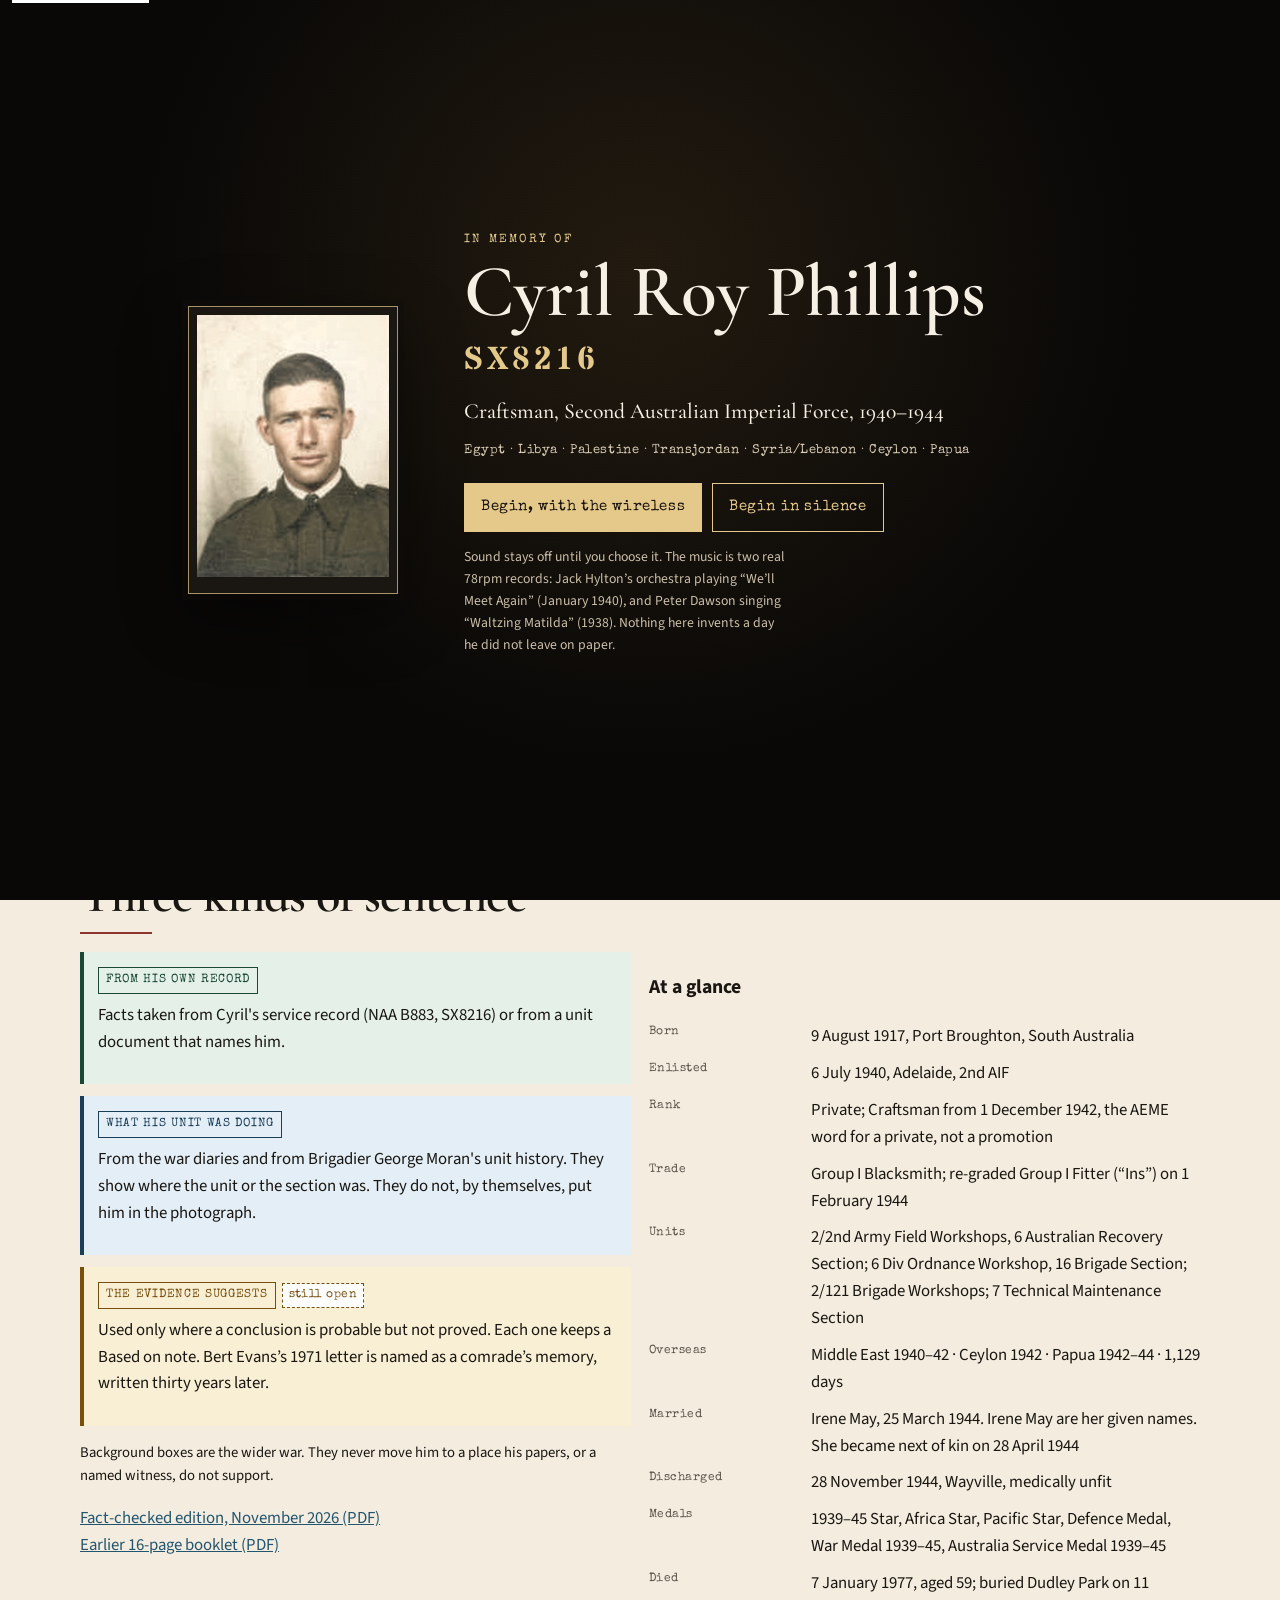
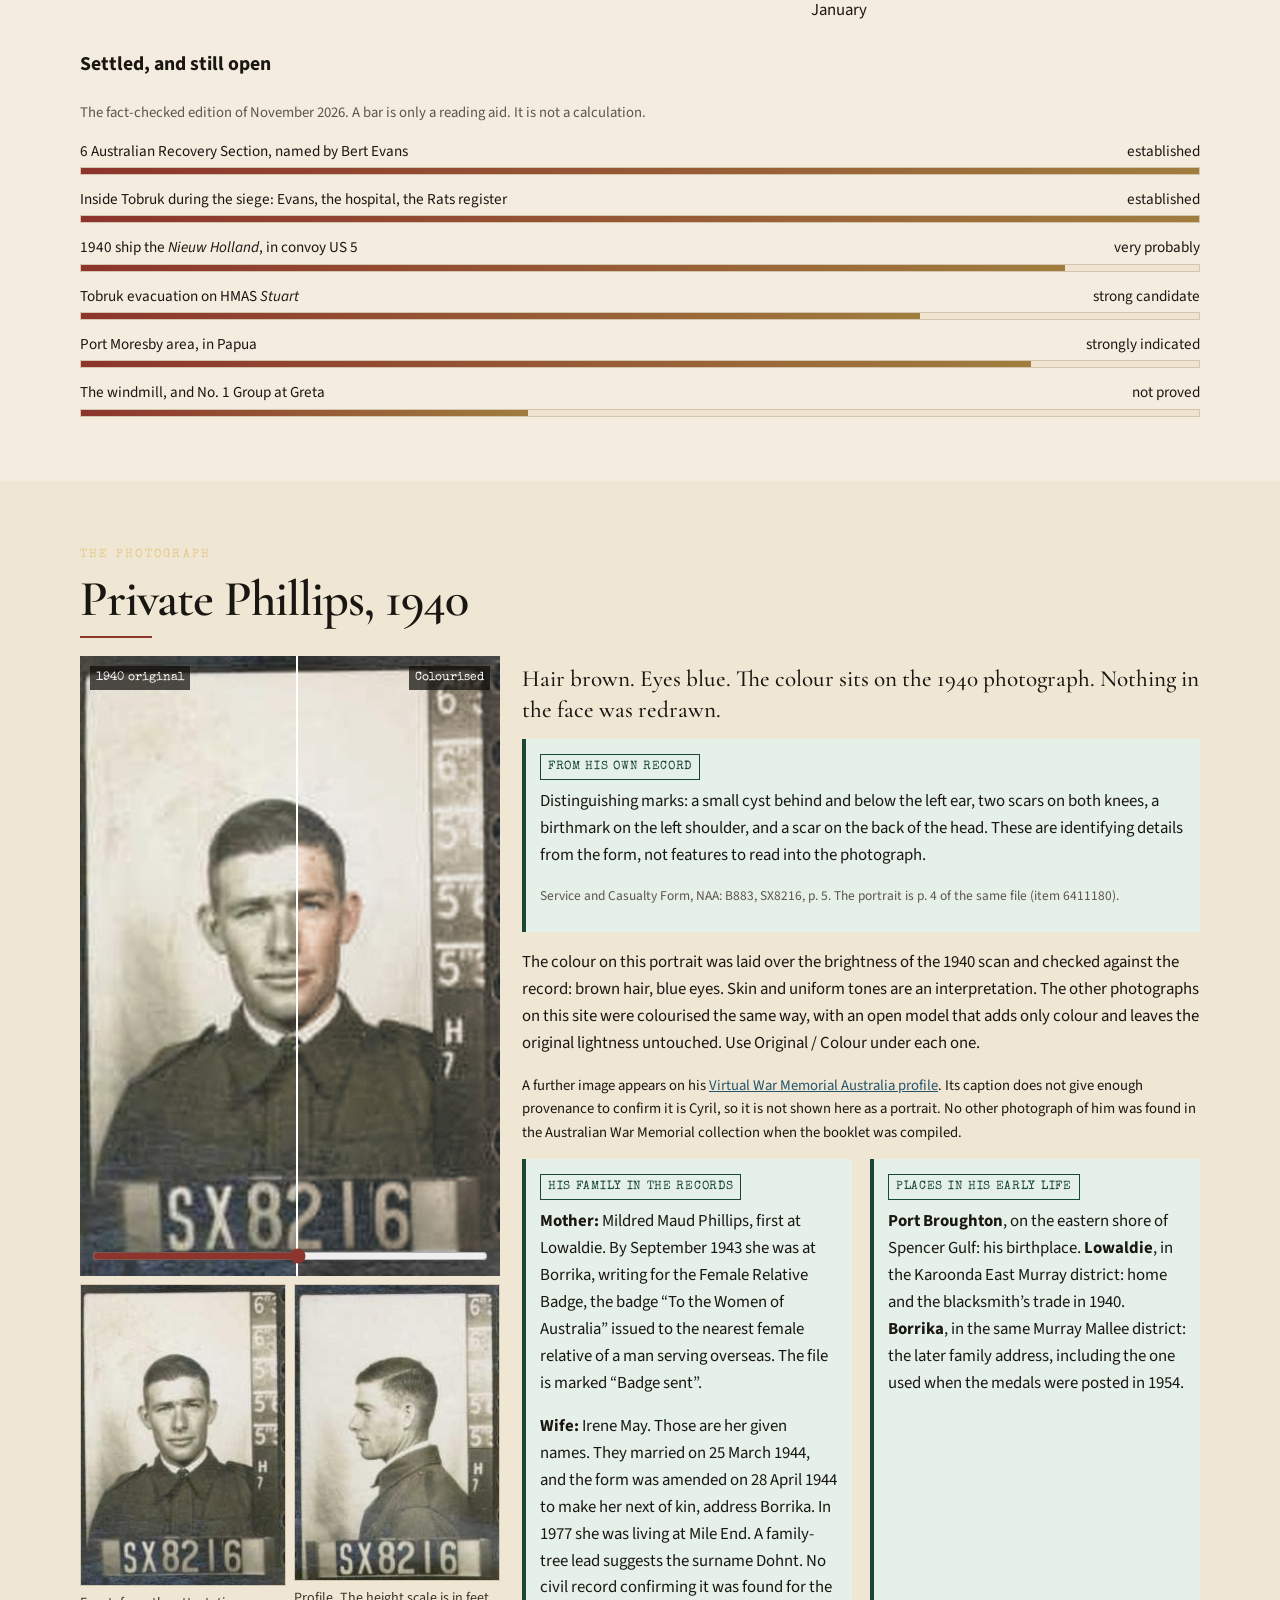
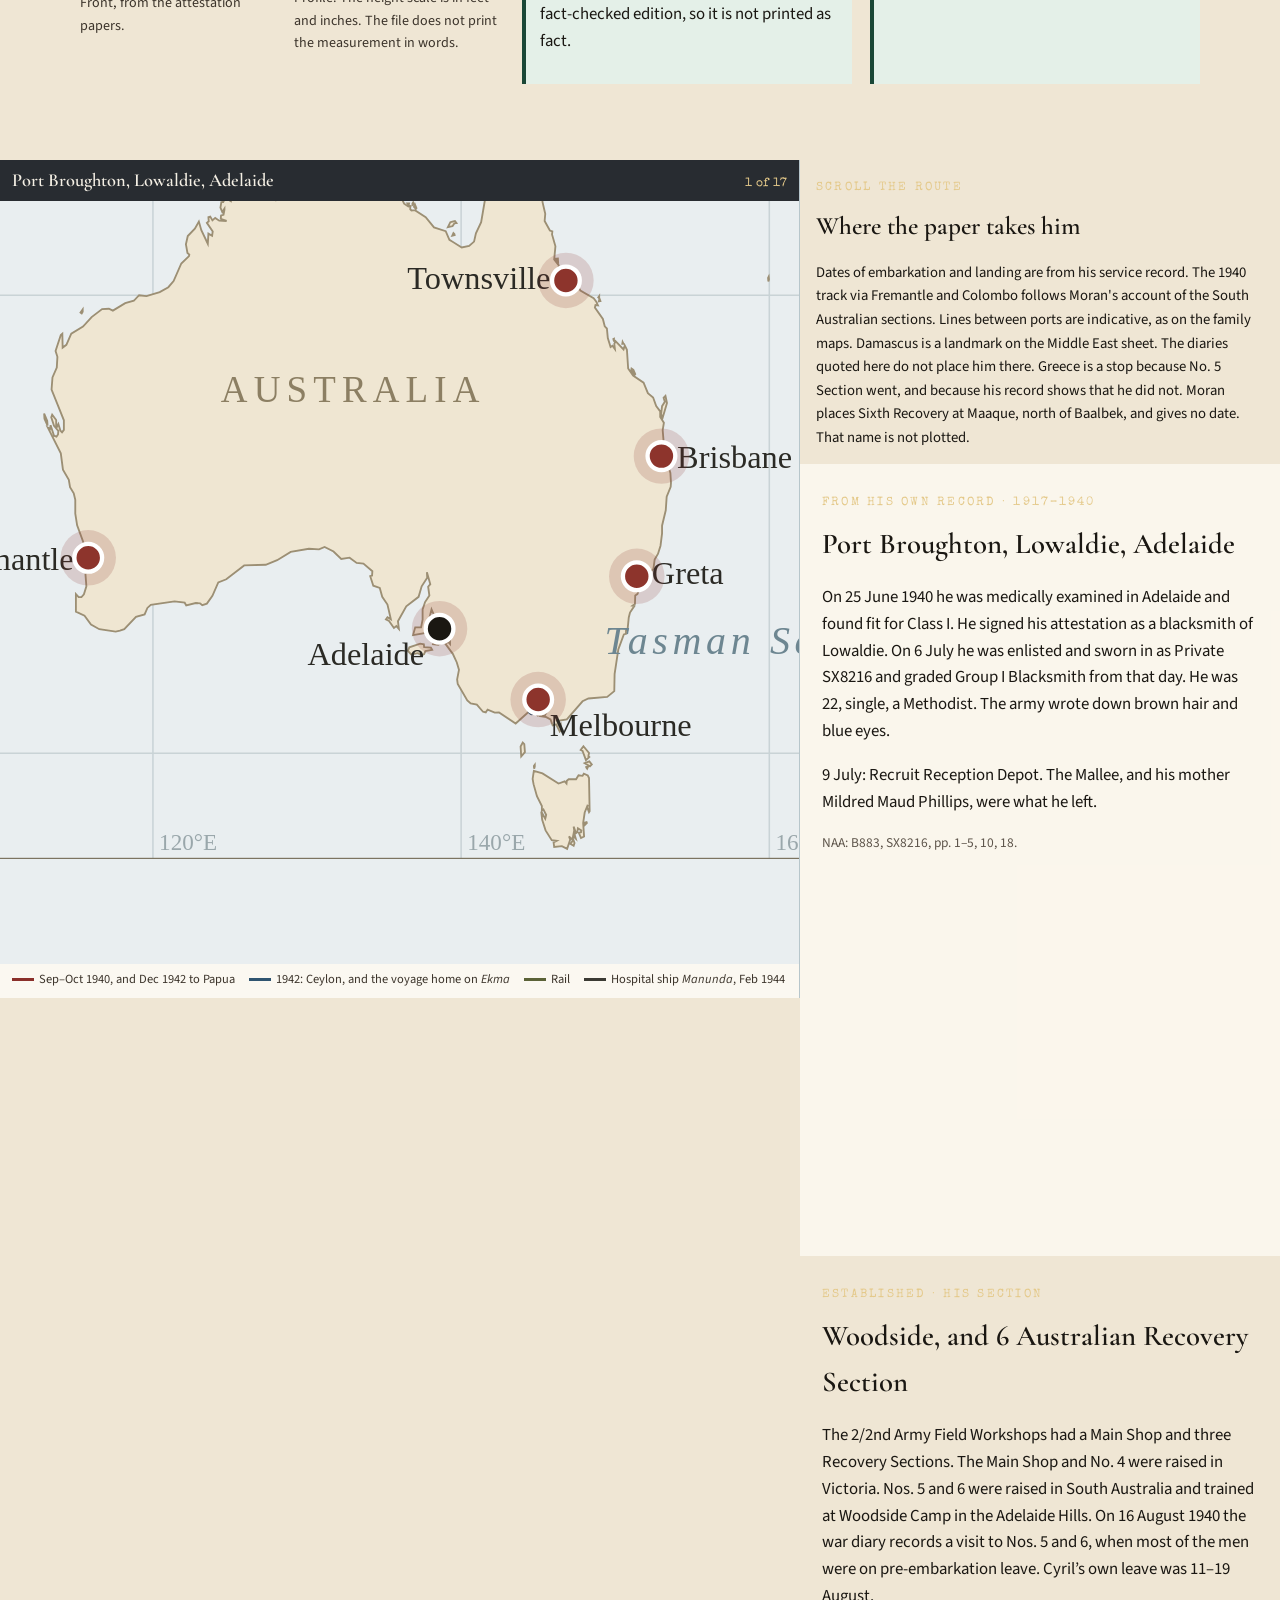
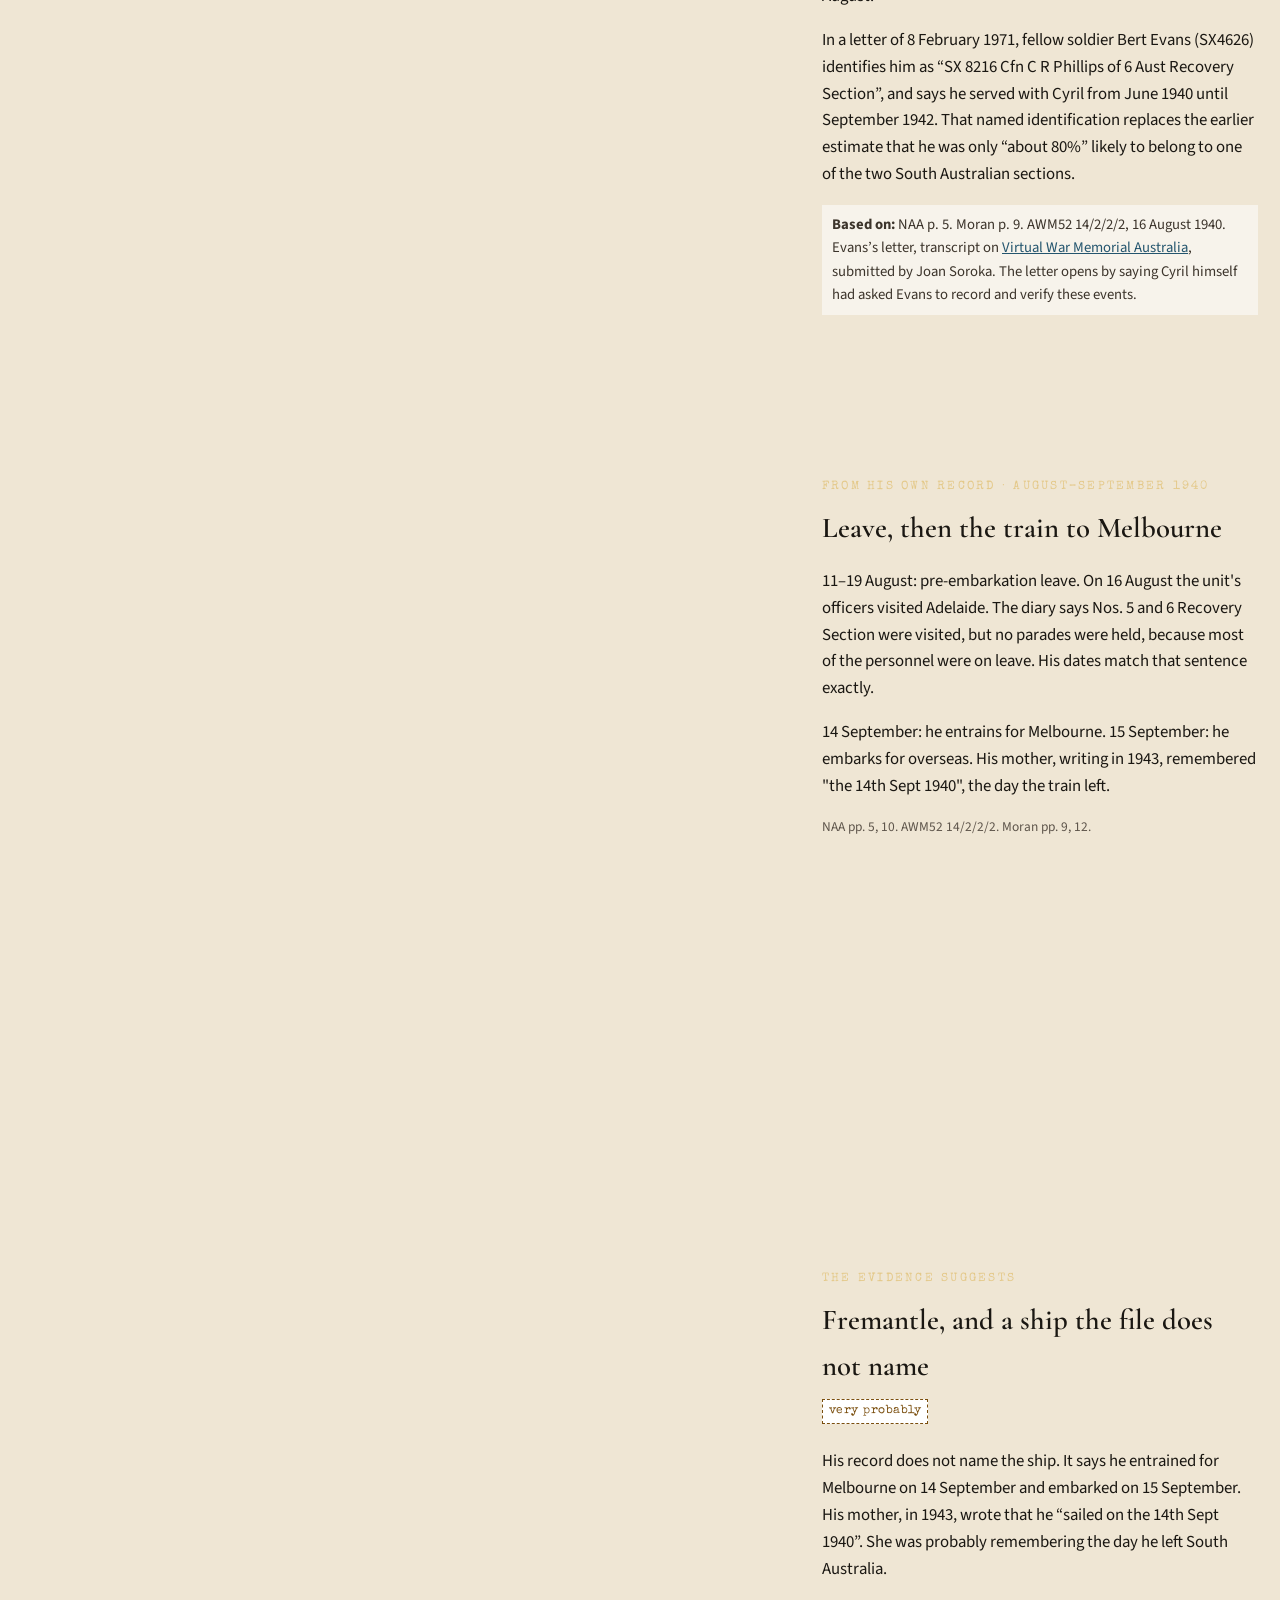
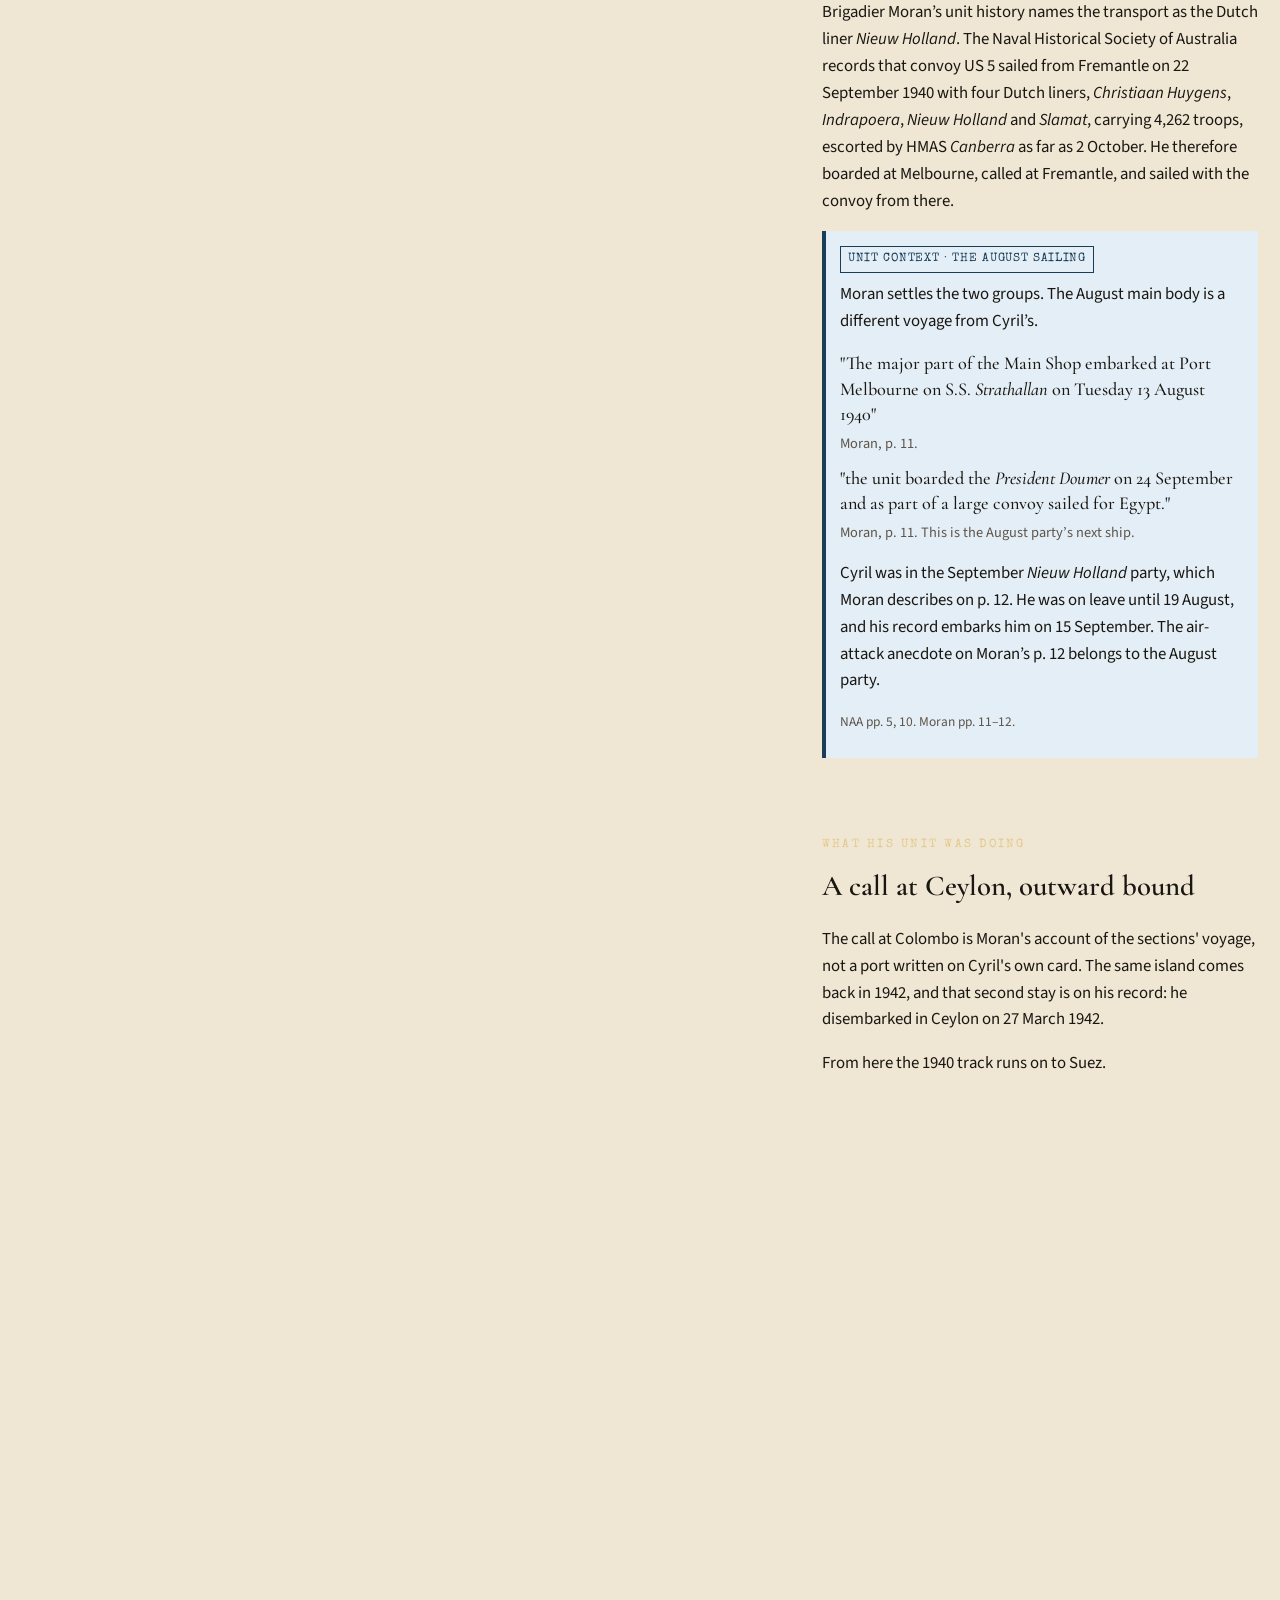
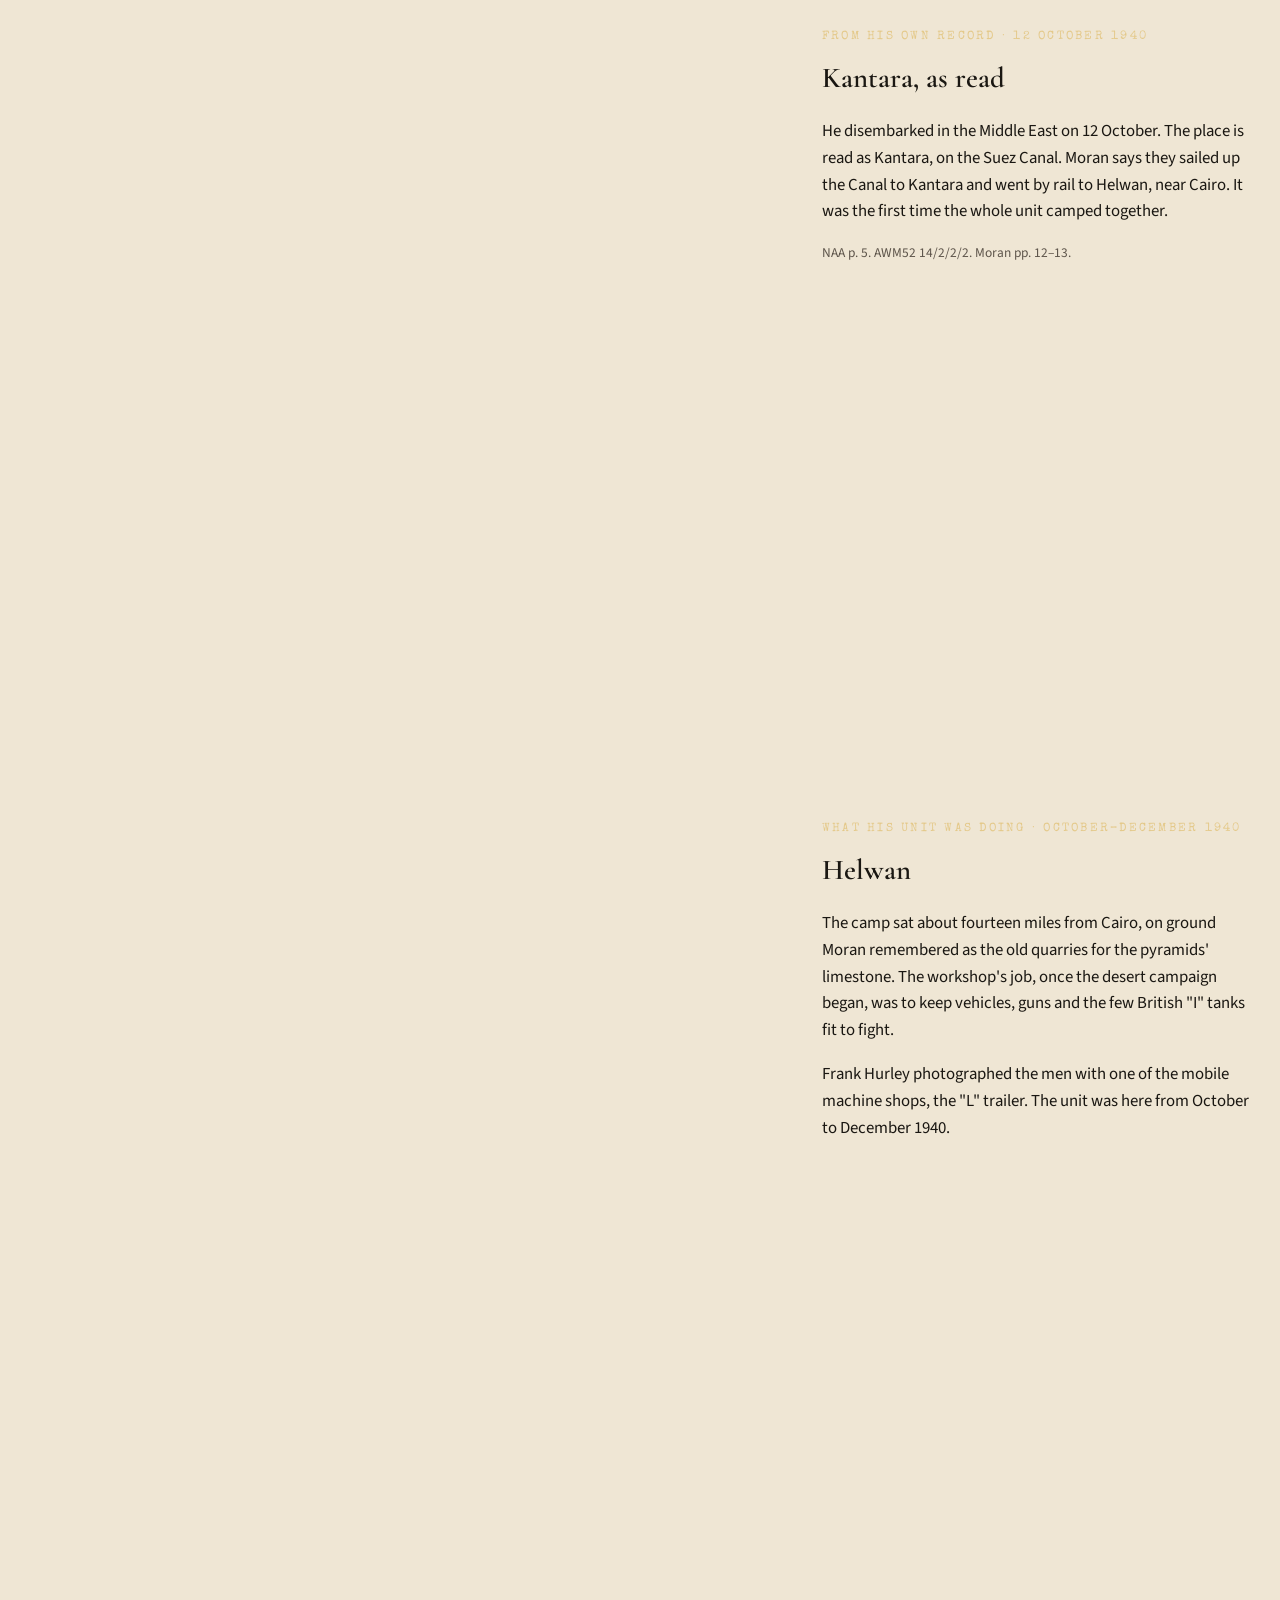
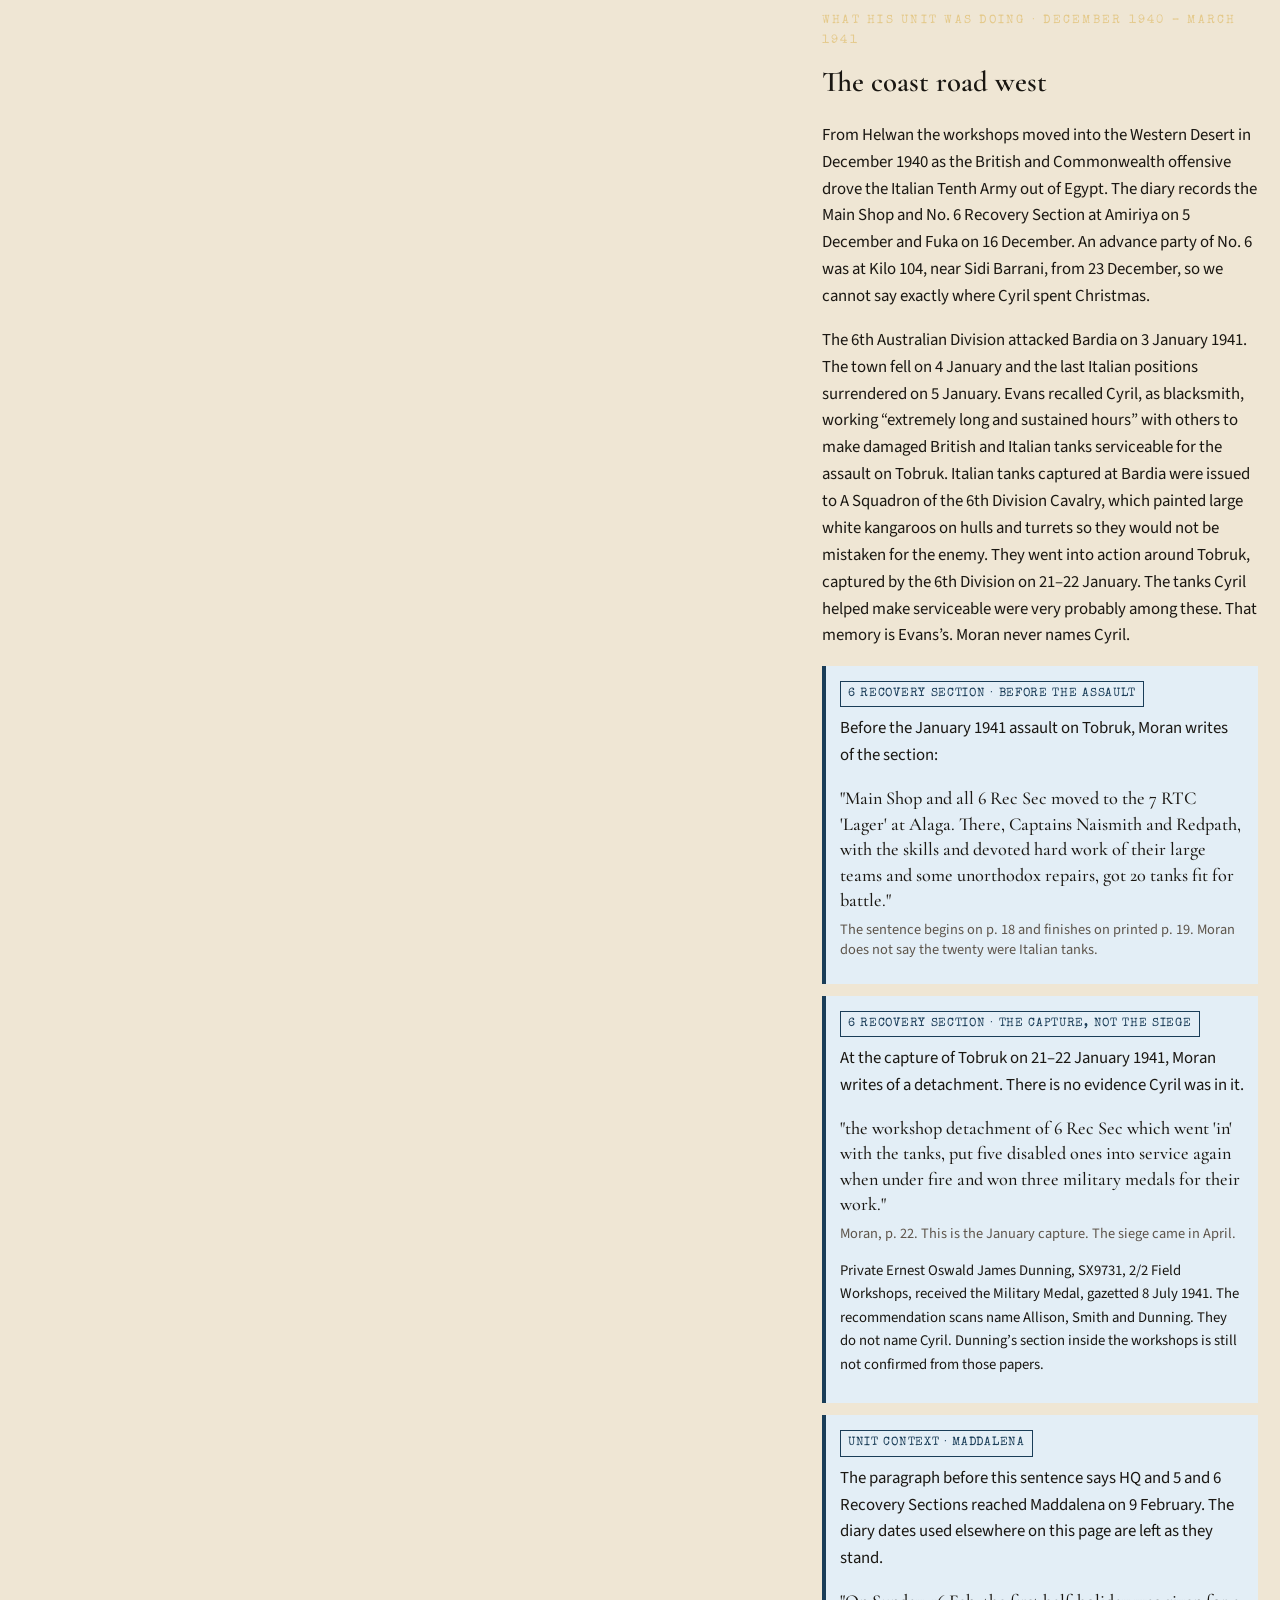
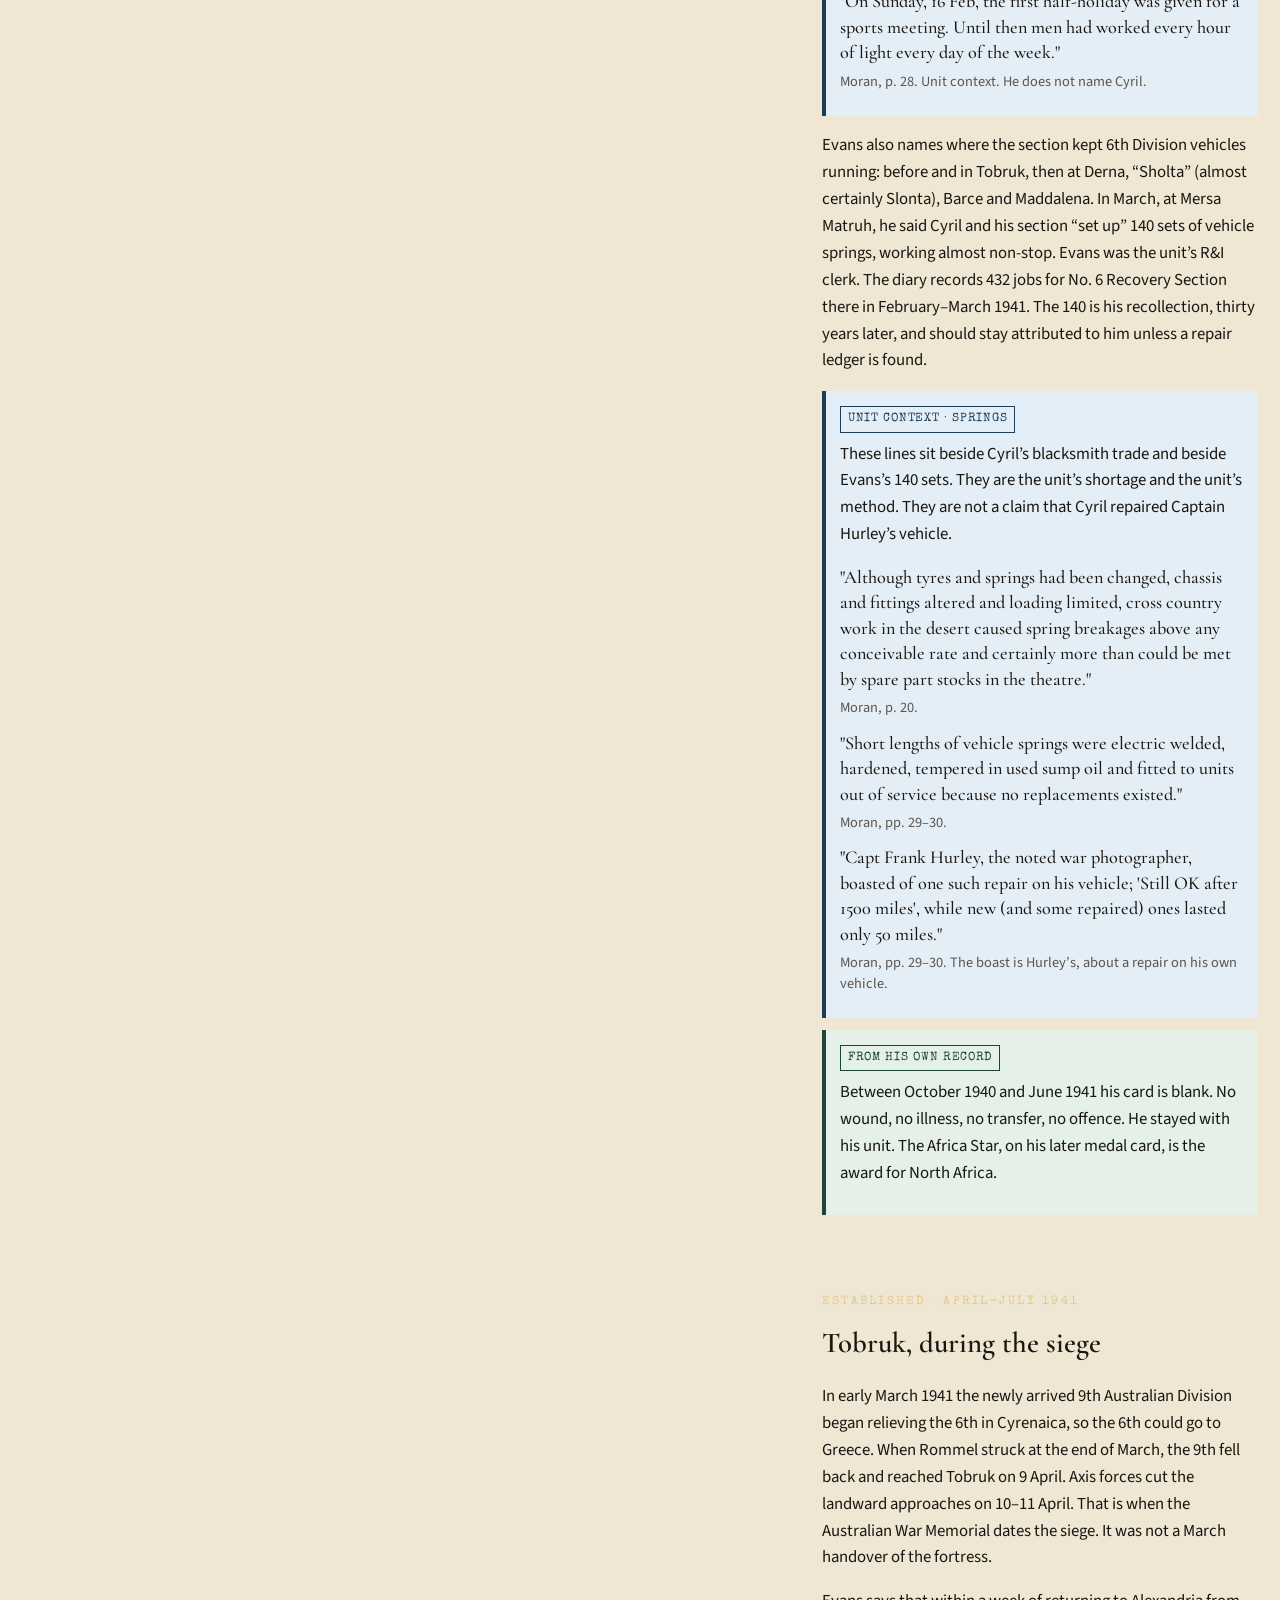
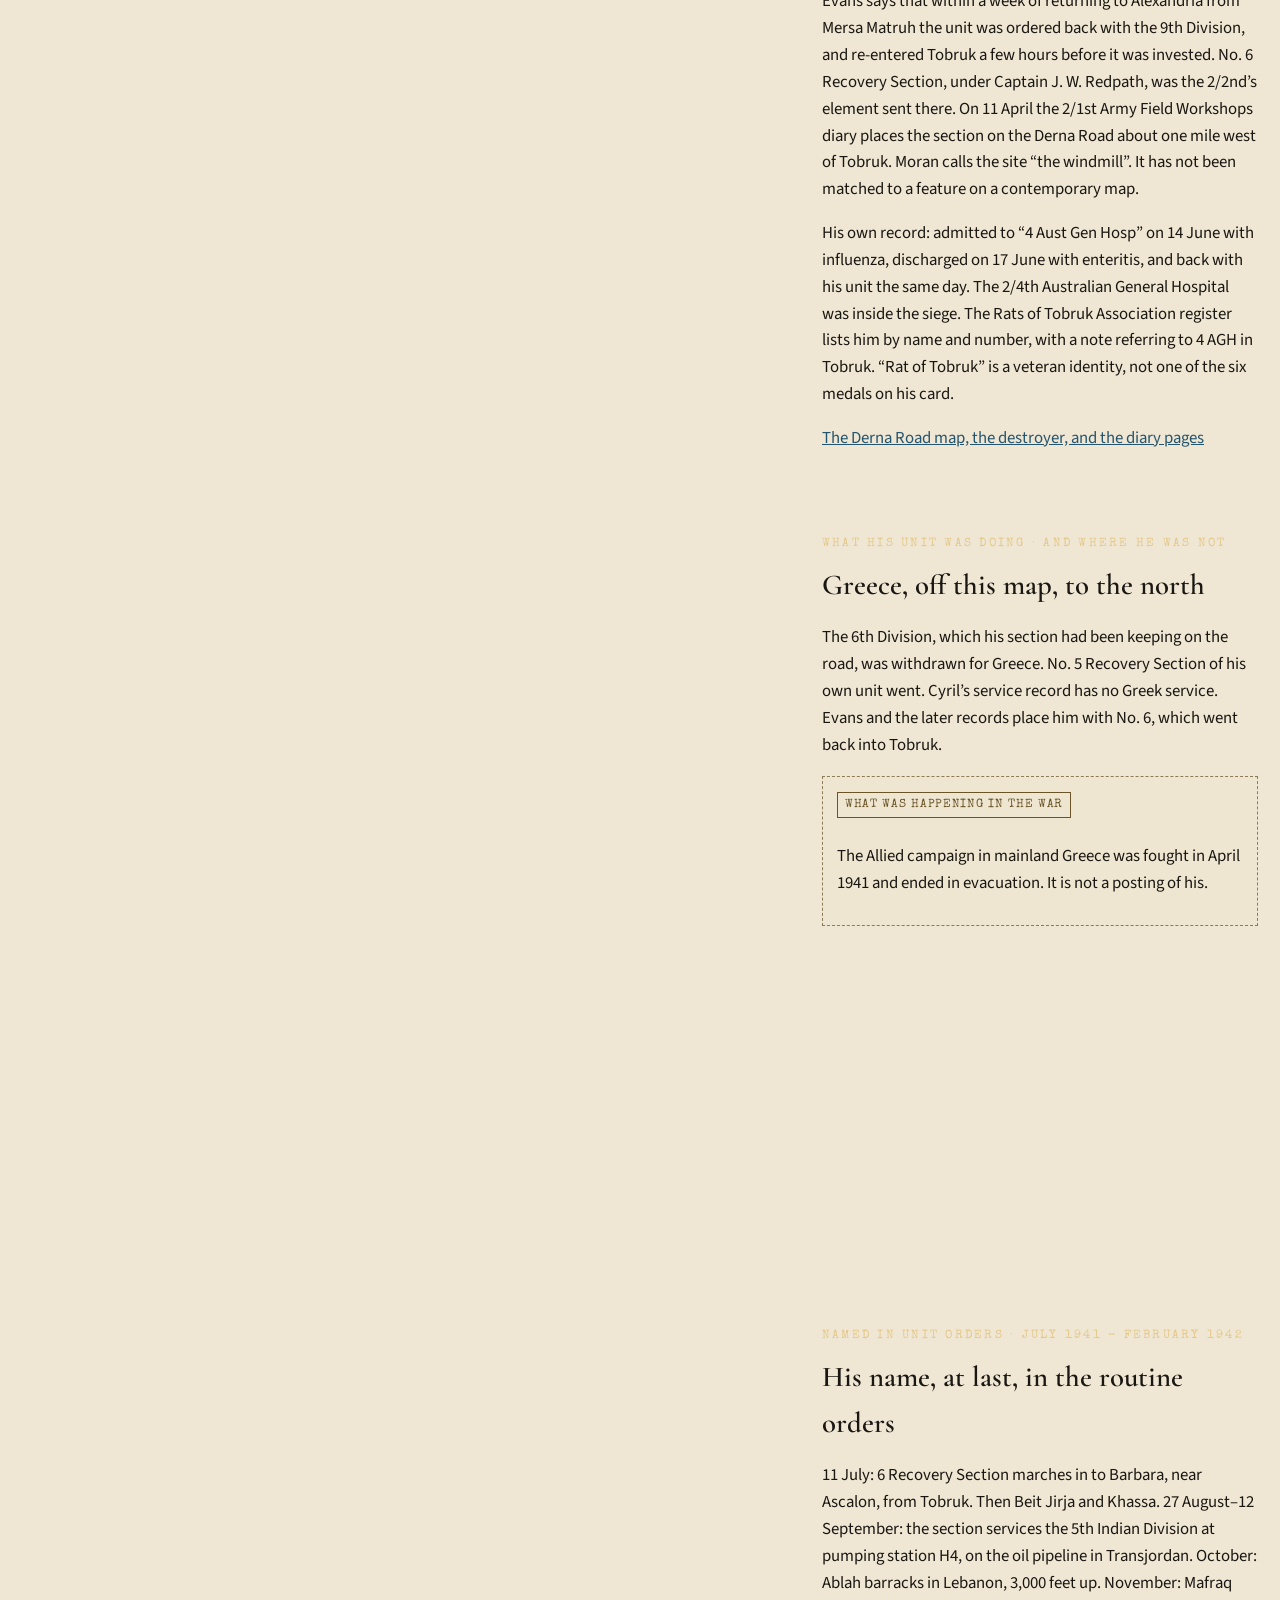
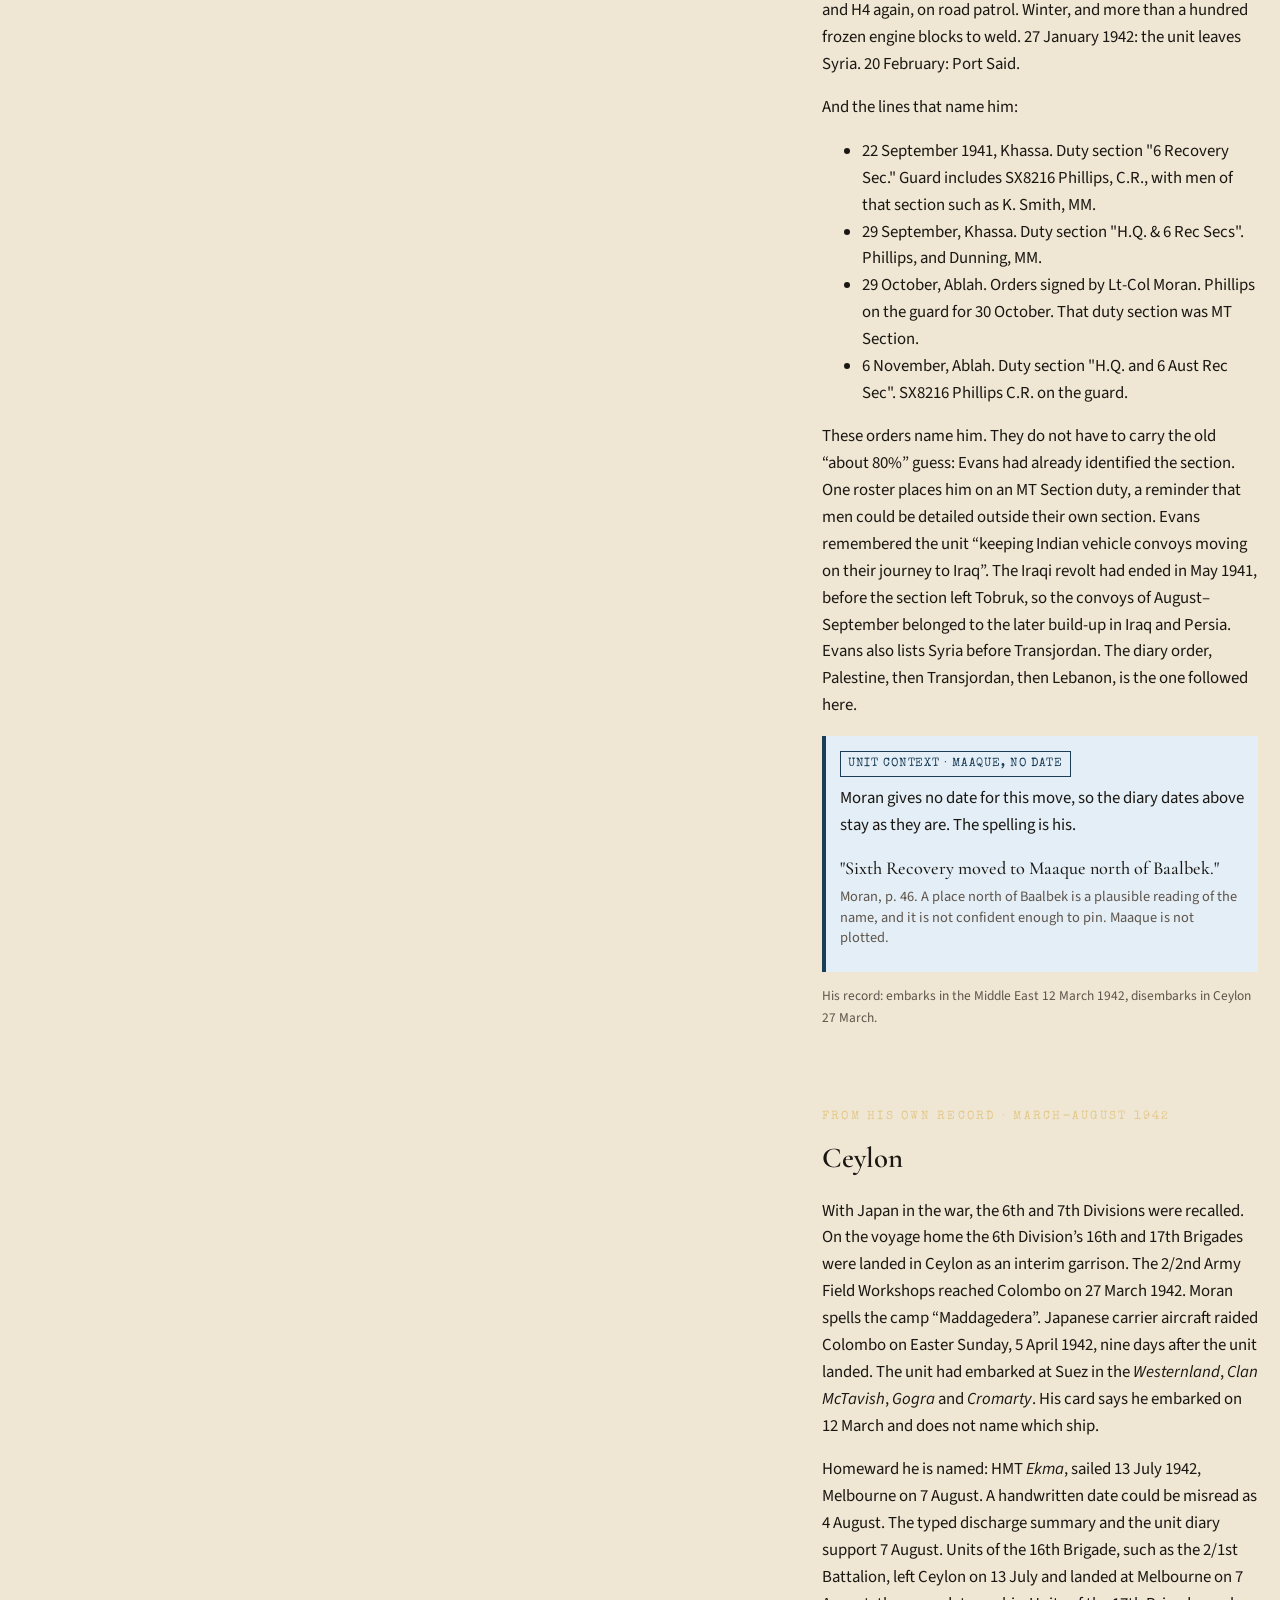
<file: index.html>
<!DOCTYPE html>
<html lang="en-AU">
<head>
  <meta charset="utf-8">
  <meta name="viewport" content="width=device-width, initial-scale=1">
  <title>Cyril Roy Phillips, SX8216 · A family journey, 1940–1944</title>
  <meta name="description" content="Cyril Roy Phillips, SX8216, 2nd AIF, 1940–1944: a fact-checked family history from Adelaide through Tobruk, Ceylon and Papua. Established facts are marked. What is still only probable stays labelled.">
  <meta name="theme-color" content="#100e0c">
  <link rel="icon" href="assets/favicon.svg" type="image/svg+xml">
  <link rel="preload" href="source/images/cyril_cover.jpg" as="image">
  <link rel="stylesheet" href="css/site.css">
</head>
<body>
  <a class="skip" href="#main">Skip to the story</a>
  <div class="progress" id="progress"></div>

  <div class="intro" id="intro" role="dialog" aria-modal="true" aria-labelledby="introTitle">
    <div class="intro-grain" aria-hidden="true"></div>
    <div class="intro-inner">
      <div class="portrait-frame">
        <img src="source/images/cyril_cover.jpg" alt="Colourised enlistment portrait of Cyril Roy Phillips, 1940" width="620" height="840">
      </div>
      <div>
        <p class="intro-kicker" id="introKicker">In memory of</p>
        <h1 id="introTitle">Cyril Roy Phillips</h1>
        <p class="stencil">SX8216</p>
        <p class="sub">Craftsman, Second Australian Imperial Force, 1940–1944</p>
        <p class="places">Egypt · Libya · Palestine · Transjordan · Syria/Lebanon · Ceylon · Papua</p>
        <div class="intro-actions">
          <button type="button" class="btn" id="beginSound">Begin, with the wireless</button>
          <button type="button" class="btn ghost" id="beginQuiet">Begin in silence</button>
        </div>
        <p class="fine">Sound stays off until you choose it. The music is two real 78rpm records: Jack Hylton’s orchestra playing “We’ll Meet Again” (January 1940), and Peter Dawson singing “Waltzing Matilda” (1938). Nothing here invents a day he did not leave on paper.</p>
      </div>
    </div>
  </div>

  <header class="nav">
    <a class="brand" href="#top">
      <strong>Cyril Roy Phillips</strong>
      <span>SX8216</span>
    </a>
    <button type="button" class="nav-toggle" id="navToggle" aria-expanded="false" aria-controls="navLinks">Menu</button>
    <ul class="nav-links" id="navLinks">
      <li><a href="#glance">At a glance</a></li>
      <li><a href="#portrait">Portrait</a></li>
      <li><a href="#journey">The route</a></li>
      <li><a href="#chapters">Chapters</a></li>
      <li><a href="#tobruk">Tobruk</a></li>
      <li><a href="#timeline">Timeline</a></li>
      <li><a href="#record">His file</a></li>
      <li><a href="#glossary">Glossary</a></li>
      <li><a href="#quiz">Quiz</a></li>
      <li><a href="#sources">Sources</a></li>
    </ul>
    <div class="nav-sound" id="dock" hidden>
      <button type="button" class="btn small ghost" id="dockToggle" aria-expanded="false" aria-controls="dockPanel">Sound</button>
      <button type="button" class="btn small" id="muteBtn" aria-pressed="true">Sound off</button>
      <div class="dock-panel" id="dockPanel">
        <p id="soundStatus">Sound is off.</p>
        <label>Volume <input type="range" id="volume" min="0" max="100" value="75" aria-label="Music volume"></label>
        <label><input type="checkbox" id="musicBox" checked> The 78s: Hylton, then Dawson at home</label>
        <label><input type="checkbox" id="placeBox" checked> Wind, when the route is in the desert</label>
        <button type="button" class="btn small" data-once="morse">Morse, SX8216</button>
        <button type="button" class="btn small ghost" data-once="horn">A ship's horn</button>
        <button type="button" class="btn small ghost" data-once="gun">A distant gun</button>
        <p class="small">The gun is a sound effect for the siege chapter, not a recording made at Tobruk. It plays once.</p>
      </div>
    </div>
  </header>

  <main id="main" tabindex="-1">
    <noscript class="noscript">The map animation, the sound and the quiz use JavaScript. The story, the photographs and the records are all in the page below.</noscript>

    <section class="hero" id="top">
      <div class="wrap hero-grid">
        <div class="hero-portrait">
          <img src="source/images/cyril_cover.jpg" alt="Cyril Roy Phillips at enlistment, Adelaide, 1940, colourised from the original photograph" width="620" height="840">
        </div>
        <div>
          <p class="kicker">A blacksmith from the Mallee</p>
          <h1>Four years, and the paper he left</h1>
          <p class="lede">Cyril Roy Phillips was born at Port Broughton on 9 August 1917. He enlisted at Adelaide on 6 July 1940, served as a tradesman with the army's field workshops, and was discharged at Wayville on 28 November 1944.</p>
          <div class="stat-row">
            <div class="stat"><b data-count="1607">1,607</b><span>days of service</span></div>
            <div class="stat"><b data-count="1129">1,129</b><span>of them overseas</span></div>
            <div class="stat"><b data-count="692">692</b><span>Middle East and Ceylon</span></div>
            <div class="stat"><b data-count="437">437</b><span>in Papua</span></div>
          </div>
          <p class="fine">The record gives 1,607 days in all and 1,129 overseas. Counted the Army’s way, inclusively, that overseas total is 692 days from embarkation on 15 September 1940 to Melbourne on 7 August 1942, plus 437 days from Townsville on 8 December 1942 to Brisbane on 17 February 1944.</p>
        </div>
      </div>
    </section>

    <section class="section" id="glance">
      <div class="wrap">
        <p class="kicker">How to read this</p>
        <h2>Three kinds of sentence</h2>
        <hr class="rule">
        <div class="cols-2">
          <div>
            <div class="card card-fact"><span class="tag">From his own record</span><p>Facts taken from Cyril's service record (NAA B883, SX8216) or from a unit document that names him.</p></div>
            <div class="card card-unit"><span class="tag">What his unit was doing</span><p>From the war diaries and from Brigadier George Moran's unit history. They show where the unit or the section was. They do not, by themselves, put him in the photograph.</p></div>
            <div class="card card-inf"><span class="tag">The evidence suggests</span><span class="conf" title="A plain-language confidence from the fact-checked edition, not a statistic.">still open</span><p>Used only where a conclusion is probable but not proved. Each one keeps a Based on note. Bert Evans’s 1971 letter is named as a comrade’s memory, written thirty years later.</p></div>
            <p class="small">Background boxes are the wider war. They never move him to a place his papers, or a named witness, do not support.</p>
            <p><a href="source/Cyril_Roy_Phillips_SX8216_Fact_Checked_Edition.pdf">Fact-checked edition, November 2026 (PDF)</a><br><a href="source/Cyril_Roy_Phillips_SX8216_War_Service.pdf">Earlier 16-page booklet (PDF)</a></p>
          </div>
          <div>
            <h3>At a glance</h3>
            <dl class="glance">
              <dt>Born</dt><dd>9 August 1917, Port Broughton, South Australia</dd>
              <dt>Enlisted</dt><dd>6 July 1940, Adelaide, 2nd AIF</dd>
              <dt>Rank</dt><dd>Private; Craftsman from 1 December 1942, the AEME word for a private, not a promotion</dd>
              <dt>Trade</dt><dd>Group I Blacksmith; re-graded Group I Fitter (“Ins”) on 1 February 1944</dd>
              <dt>Units</dt><dd>2/2nd Army Field Workshops, 6 Australian Recovery Section; 6 Div Ordnance Workshop, 16 Brigade Section; 2/121 Brigade Workshops; 7 Technical Maintenance Section</dd>
              <dt>Overseas</dt><dd>Middle East 1940–42 · Ceylon 1942 · Papua 1942–44 · 1,129 days</dd>
              <dt>Married</dt><dd>Irene May, 25 March 1944. Irene May are her given names. She became next of kin on 28 April 1944</dd>
              <dt>Discharged</dt><dd>28 November 1944, Wayville, medically unfit</dd>
              <dt>Medals</dt><dd>1939–45 Star, Africa Star, Pacific Star, Defence Medal, War Medal 1939–45, Australia Service Medal 1939–45</dd>
              <dt>Died</dt><dd>7 January 1977, aged 59; buried Dudley Park on 11 January</dd>
            </dl>
          </div>
        </div>
        <h3>Settled, and still open</h3>
        <p class="small muted">The fact-checked edition of November 2026. A bar is only a reading aid. It is not a calculation.</p>
        <div class="meters">
          <div>
            <div class="meter-label"><span>6 Australian Recovery Section, named by Bert Evans</span><span>established</span></div>
            <div class="bar"><span style="--w:100%"></span></div>
          </div>
          <div>
            <div class="meter-label"><span>Inside Tobruk during the siege: Evans, the hospital, the Rats register</span><span>established</span></div>
            <div class="bar"><span style="--w:100%"></span></div>
          </div>
          <div>
            <div class="meter-label"><span>1940 ship the <i>Nieuw Holland</i>, in convoy US 5</span><span>very probably</span></div>
            <div class="bar"><span style="--w:88%"></span></div>
          </div>
          <div>
            <div class="meter-label"><span>Tobruk evacuation on HMAS <i>Stuart</i></span><span>strong candidate</span></div>
            <div class="bar"><span style="--w:75%"></span></div>
          </div>
          <div>
            <div class="meter-label"><span>Port Moresby area, in Papua</span><span>strongly indicated</span></div>
            <div class="bar"><span style="--w:85%"></span></div>
          </div>
          <div>
            <div class="meter-label"><span>The windmill, and No. 1 Group at Greta</span><span>not proved</span></div>
            <div class="bar"><span style="--w:40%"></span></div>
          </div>
        </div>
      </div>
    </section>

    <section class="section" id="portrait" style="background:#efe6d4">
      <div class="wrap">
        <p class="kicker">The photograph</p>
        <h2>Private Phillips, 1940</h2>
        <hr class="rule">
        <div class="compare-layout">
          <div>
            <div class="compare" id="compare">
              <img src="source/images/cyril_colour_full.jpg" alt="Colourised front portrait of Cyril Roy Phillips" width="800" height="1180">
              <div class="compare-top" id="compareTop">
                <img src="source/images/cyril_orig_x4.jpg" alt="" width="800" height="1180">
              </div>
              <span class="compare-label left">1940 original</span>
              <span class="compare-label right">Colourised</span>
              <input type="range" id="compareRange" min="0" max="100" value="52" aria-label="Slide to compare the original photograph with the colourised version">
            </div>
            <div class="pair" style="margin-top:8px">
              <figure>
                <button type="button" class="shot"><img src="source/images/cyril_front_orig.jpg" alt="Original front enlistment photograph" width="200" height="295"></button>
                <figcaption>Front, from the attestation papers.</figcaption>
              </figure>
              <figure>
                <button type="button" class="shot"><img src="source/images/cyril_profile_orig.jpg" alt="Original profile enlistment photograph" width="200" height="290"></button>
                <figcaption>Profile. The height scale is in feet and inches. The file does not print the measurement in words.</figcaption>
              </figure>
            </div>
          </div>
          <div>
            <p class="pull">Hair brown. Eyes blue. The colour sits on the 1940 photograph. Nothing in the face was redrawn.</p>
            <div class="card card-fact">
              <span class="tag">From his own record</span>
              <p>Distinguishing marks: a small cyst behind and below the left ear, two scars on both knees, a birthmark on the left shoulder, and a scar on the back of the head. These are identifying details from the form, not features to read into the photograph.</p>
              <p class="source-note">Service and Casualty Form, NAA: B883, SX8216, p. 5. The portrait is p. 4 of the same file (item 6411180).</p>
            </div>
            <p>The colour on this portrait was laid over the brightness of the 1940 scan and checked against the record: brown hair, blue eyes. Skin and uniform tones are an interpretation. The other photographs on this site were colourised the same way, with an open model that adds only colour and leaves the original lightness untouched. Use Original / Colour under each one.</p>
            <p class="small">A further image appears on his <a href="https://vwma.org.au/explore/people/601041">Virtual War Memorial Australia profile</a>. Its caption does not give enough provenance to confirm it is Cyril, so it is not shown here as a portrait. No other photograph of him was found in the Australian War Memorial collection when the booklet was compiled.</p>
            <div class="cols-2">
              <div class="card card-fact">
                <span class="tag">His family in the records</span>
                <p><strong>Mother:</strong> Mildred Maud Phillips, first at Lowaldie. By September 1943 she was at Borrika, writing for the Female Relative Badge, the badge “To the Women of Australia” issued to the nearest female relative of a man serving overseas. The file is marked “Badge sent”.</p>
                <p><strong>Wife:</strong> Irene May. Those are her given names. They married on 25 March 1944, and the form was amended on 28 April 1944 to make her next of kin, address Borrika. In 1977 she was living at Mile End. A family-tree lead suggests the surname Dohnt. No civil record confirming it was found for the fact-checked edition, so it is not printed as fact.</p>
              </div>
              <div class="card card-fact">
                <span class="tag">Places in his early life</span>
                <p><strong>Port Broughton</strong>, on the eastern shore of Spencer Gulf: his birthplace. <strong>Lowaldie</strong>, in the Karoonda East Murray district: home and the blacksmith’s trade in 1940. <strong>Borrika</strong>, in the same Murray Mallee district: the later family address, including the one used when the medals were posted in 1954.</p>
              </div>
            </div>
          </div>
        </div>
      </div>
    </section>

    <section class="journey" id="journey" aria-labelledby="journeyTitle">
      <div class="journey-sticky">
        <div class="map-hud">
          <strong id="hudTitle">The Mallee</strong>
          <span id="hudCount">1 of 17</span>
        </div>
        <div class="map-stage" id="mapStage">
          <div class="map-layer" id="layerWorld">
            <img src="assets/maps/world_base.svg" alt="Map of the sea routes between Australia, Ceylon, Egypt and New Guinea. The line draws as you scroll.">
            <svg id="overlayWorld" viewBox="0 0 700 560" class="overlay" aria-hidden="true"></svg>
          </div>
          <div class="map-layer is-hidden" id="layerMe">
            <img src="assets/maps/me_base.svg" alt="Map of Egypt, Libya, Palestine and Lebanon, with the workshop's desert route.">
            <svg id="overlayMe" viewBox="0 0 700 330" class="overlay" aria-hidden="true"></svg>
          </div>
        </div>
        <div class="map-legend" id="legendWorld">
          <span><i class="swatch" style="background:#8a2f2a"></i>Sep–Oct 1940, and Dec 1942 to Papua</span>
          <span><i class="swatch" style="background:#2f5470"></i>1942: Ceylon, and the voyage home on <i>Ekma</i></span>
          <span><i class="swatch" style="background:#5b6237"></i>Rail</span>
          <span><i class="swatch" style="background:#3b3a33"></i>Hospital ship <i>Manunda</i>, Feb 1944</span>
        </div>
        <div class="map-legend" id="legendMe" hidden>
          <span><i class="swatch" style="background:#8a2f2a"></i>Dec 1940–Mar 1941, the unit's advance</span>
          <span><i class="swatch" style="background:#2f5470"></i>Jul 1941–Feb 1942: Palestine, Transjordan, Lebanon</span>
        </div>
        <p id="mapLive" class="visually-hidden" aria-live="polite" style="position:absolute;left:-999px"></p>
      </div>
      <div class="journey-track">
        <div class="wrap" style="padding-top:18px">
          <p class="kicker" id="journeyTitle">Scroll the route</p>
          <h2 style="font-family:var(--serif);font-weight:600;margin:0 0 8px">Where the paper takes him</h2>
          <p class="small">Dates of embarkation and landing are from his service record. The 1940 track via Fremantle and Colombo follows Moran's account of the South Australian sections. Lines between ports are indicative, as on the family maps. Damascus is a landmark on the Middle East sheet. The diaries quoted here do not place him there. Greece is a stop because No. 5 Section went, and because his record shows that he did not. Moran places Sixth Recovery at Maaque, north of Baalbek, and gives no date. That name is not plotted.</p>
        </div>

        <article class="stop" id="stop-mallee" data-stop="mallee">
          <p class="kicker">From his own record · 1917–1940</p>
          <h3>Port Broughton, Lowaldie, Adelaide</h3>
          <p>On 25 June 1940 he was medically examined in Adelaide and found fit for Class I. He signed his attestation as a blacksmith of Lowaldie. On 6 July he was enlisted and sworn in as Private SX8216 and graded Group I Blacksmith from that day. He was 22, single, a Methodist. The army wrote down brown hair and blue eyes.</p>
          <p>9 July: Recruit Reception Depot. The Mallee, and his mother Mildred Maud Phillips, were what he left.</p>
          <p class="source-note">NAA: B883, SX8216, pp. 1–5, 10, 18.</p>
        </article>

        <article class="stop" id="stop-woodside" data-stop="woodside">
          <p class="kicker">Established · his section</p>
          <h3>Woodside, and 6 Australian Recovery Section</h3>
          <p>The 2/2nd Army Field Workshops had a Main Shop and three Recovery Sections. The Main Shop and No. 4 were raised in Victoria. Nos. 5 and 6 were raised in South Australia and trained at Woodside Camp in the Adelaide Hills. On 16 August 1940 the war diary records a visit to Nos. 5 and 6, when most of the men were on pre-embarkation leave. Cyril’s own leave was 11–19 August.</p>
          <p>In a letter of 8 February 1971, fellow soldier Bert Evans (SX4626) identifies him as “SX 8216 Cfn C R Phillips of 6 Aust Recovery Section”, and says he served with Cyril from June 1940 until September 1942. That named identification replaces the earlier estimate that he was only “about 80%” likely to belong to one of the two South Australian sections.</p>
          <p class="basis"><strong>Based on:</strong> NAA p. 5. Moran p. 9. AWM52 14/2/2/2, 16 August 1940. Evans’s letter, transcript on <a href="https://vwma.org.au/explore/people/601041">Virtual War Memorial Australia</a>, submitted by Joan Soroka. The letter opens by saying Cyril himself had asked Evans to record and verify these events.</p>
        </article>

        <article class="stop" id="stop-embark" data-stop="embark">
          <p class="kicker">From his own record · August–September 1940</p>
          <h3>Leave, then the train to Melbourne</h3>
          <p>11–19 August: pre-embarkation leave. On 16 August the unit's officers visited Adelaide. The diary says Nos. 5 and 6 Recovery Section were visited, but no parades were held, because most of the personnel were on leave. His dates match that sentence exactly.</p>
          <p>14 September: he entrains for Melbourne. 15 September: he embarks for overseas. His mother, writing in 1943, remembered "the 14th Sept 1940", the day the train left.</p>
          <p class="source-note">NAA pp. 5, 10. AWM52 14/2/2/2. Moran pp. 9, 12.</p>
        </article>

        <article class="stop" id="stop-fremantle" data-stop="fremantle">
          <p class="kicker">The evidence suggests</p>
          <h3>Fremantle, and a ship the file does not name</h3>
          <span class="conf" title="Moran names the ship. Cyril's own card does not.">very probably</span>
          <p>His record does not name the ship. It says he entrained for Melbourne on 14 September and embarked on 15 September. His mother, in 1943, wrote that he “sailed on the 14th Sept 1940”. She was probably remembering the day he left South Australia.</p>
          <p>Brigadier Moran’s unit history names the transport as the Dutch liner <i>Nieuw Holland</i>. The Naval Historical Society of Australia records that convoy US 5 sailed from Fremantle on 22 September 1940 with four Dutch liners, <i>Christiaan Huygens</i>, <i>Indrapoera</i>, <i>Nieuw Holland</i> and <i>Slamat</i>, carrying 4,262 troops, escorted by HMAS <i>Canberra</i> as far as 2 October. He therefore boarded at Melbourne, called at Fremantle, and sailed with the convoy from there.</p>
          <div class="card card-unit">
            <span class="tag">Unit context · the August sailing</span>
            <p>Moran settles the two groups. The August main body is a different voyage from Cyril’s.</p>
            <p class="quote">"The major part of the Main Shop embarked at Port Melbourne on S.S. <i>Strathallan</i> on Tuesday 13 August 1940"<span>Moran, p. 11.</span></p>
            <p class="quote">"the unit boarded the <i>President Doumer</i> on 24 September and as part of a large convoy sailed for Egypt."<span>Moran, p. 11. This is the August party’s next ship.</span></p>
            <p>Cyril was in the September <i>Nieuw Holland</i> party, which Moran describes on p. 12. He was on leave until 19 August, and his record embarks him on 15 September. The air-attack anecdote on Moran’s p. 12 belongs to the August party.</p>
            <p class="source-note">NAA pp. 5, 10. Moran pp. 11–12.</p>
          </div>
        </article>

        <article class="stop" id="stop-colombo40" data-stop="colombo40">
          <p class="kicker">What his unit was doing</p>
          <h3>A call at Ceylon, outward bound</h3>
          <p>The call at Colombo is Moran's account of the sections' voyage, not a port written on Cyril's own card. The same island comes back in 1942, and that second stay is on his record: he disembarked in Ceylon on 27 March 1942.</p>
          <p>From here the 1940 track runs on to Suez.</p>
        </article>

        <article class="stop" id="stop-suez" data-stop="suez">
          <p class="kicker">From his own record · 12 October 1940</p>
          <h3>Kantara, as read</h3>
          <p>He disembarked in the Middle East on 12 October. The place is read as Kantara, on the Suez Canal. Moran says they sailed up the Canal to Kantara and went by rail to Helwan, near Cairo. It was the first time the whole unit camped together.</p>
          <p class="source-note">NAA p. 5. AWM52 14/2/2/2. Moran pp. 12–13.</p>
        </article>

        <article class="stop" id="stop-helwan" data-stop="helwan">
          <p class="kicker">What his unit was doing · October–December 1940</p>
          <h3>Helwan</h3>
          <p>The camp sat about fourteen miles from Cairo, on ground Moran remembered as the old quarries for the pyramids' limestone. The workshop's job, once the desert campaign began, was to keep vehicles, guns and the few British "I" tanks fit to fight.</p>
          <p>Frank Hurley photographed the men with one of the mobile machine shops, the "L" trailer. The unit was here from October to December 1940.</p>
        </article>

        <article class="stop" id="stop-desert" data-stop="desert">
          <p class="kicker">What his unit was doing · December 1940 – March 1941</p>
          <h3>The coast road west</h3>
          <p>From Helwan the workshops moved into the Western Desert in December 1940 as the British and Commonwealth offensive drove the Italian Tenth Army out of Egypt. The diary records the Main Shop and No. 6 Recovery Section at Amiriya on 5 December and Fuka on 16 December. An advance party of No. 6 was at Kilo 104, near Sidi Barrani, from 23 December, so we cannot say exactly where Cyril spent Christmas.</p>
          <p>The 6th Australian Division attacked Bardia on 3 January 1941. The town fell on 4 January and the last Italian positions surrendered on 5 January. Evans recalled Cyril, as blacksmith, working “extremely long and sustained hours” with others to make damaged British and Italian tanks serviceable for the assault on Tobruk. Italian tanks captured at Bardia were issued to A Squadron of the 6th Division Cavalry, which painted large white kangaroos on hulls and turrets so they would not be mistaken for the enemy. They went into action around Tobruk, captured by the 6th Division on 21–22 January. The tanks Cyril helped make serviceable were very probably among these. That memory is Evans’s. Moran never names Cyril.</p>
          <div class="card card-unit">
            <span class="tag">6 Recovery Section · before the assault</span>
            <p>Before the January 1941 assault on Tobruk, Moran writes of the section:</p>
            <p class="quote">"Main Shop and all 6 Rec Sec moved to the 7 RTC 'Lager' at Alaga. There, Captains Naismith and Redpath, with the skills and devoted hard work of their large teams and some unorthodox repairs, got 20 tanks fit for battle."<span>The sentence begins on p. 18 and finishes on printed p. 19. Moran does not say the twenty were Italian tanks.</span></p>
          </div>
          <div class="card card-unit">
            <span class="tag">6 Recovery Section · the capture, not the siege</span>
            <p>At the capture of Tobruk on 21–22 January 1941, Moran writes of a detachment. There is no evidence Cyril was in it.</p>
            <p class="quote">"the workshop detachment of 6 Rec Sec which went 'in' with the tanks, put five disabled ones into service again when under fire and won three military medals for their work."<span>Moran, p. 22. This is the January capture. The siege came in April.</span></p>
            <p class="small">Private Ernest Oswald James Dunning, SX9731, 2/2 Field Workshops, received the Military Medal, gazetted 8 July 1941. The recommendation scans name Allison, Smith and Dunning. They do not name Cyril. Dunning’s section inside the workshops is still not confirmed from those papers.</p>
          </div>
          <div class="card card-unit">
            <span class="tag">Unit context · Maddalena</span>
            <p>The paragraph before this sentence says HQ and 5 and 6 Recovery Sections reached Maddalena on 9 February. The diary dates used elsewhere on this page are left as they stand.</p>
            <p class="quote">"On Sunday, 16 Feb, the first half-holiday was given for a sports meeting. Until then men had worked every hour of light every day of the week."<span>Moran, p. 28. Unit context. He does not name Cyril.</span></p>
          </div>
          <p>Evans also names where the section kept 6th Division vehicles running: before and in Tobruk, then at Derna, “Sholta” (almost certainly Slonta), Barce and Maddalena. In March, at Mersa Matruh, he said Cyril and his section “set up” 140 sets of vehicle springs, working almost non-stop. Evans was the unit’s R&amp;I clerk. The diary records 432 jobs for No. 6 Recovery Section there in February–March 1941. The 140 is his recollection, thirty years later, and should stay attributed to him unless a repair ledger is found.</p>
          <div class="card card-unit">
            <span class="tag">Unit context · springs</span>
            <p>These lines sit beside Cyril’s blacksmith trade and beside Evans’s 140 sets. They are the unit’s shortage and the unit’s method. They are not a claim that Cyril repaired Captain Hurley’s vehicle.</p>
            <p class="quote">"Although tyres and springs had been changed, chassis and fittings altered and loading limited, cross country work in the desert caused spring breakages above any conceivable rate and certainly more than could be met by spare part stocks in the theatre."<span>Moran, p. 20.</span></p>
            <p class="quote">"Short lengths of vehicle springs were electric welded, hardened, tempered in used sump oil and fitted to units out of service because no replacements existed."<span>Moran, pp. 29–30.</span></p>
            <p class="quote">"Capt Frank Hurley, the noted war photographer, boasted of one such repair on his vehicle; 'Still OK after 1500 miles', while new (and some repaired) ones lasted only 50 miles."<span>Moran, pp. 29–30. The boast is Hurley’s, about a repair on his own vehicle.</span></p>
          </div>
          <div class="card card-fact">
            <span class="tag">From his own record</span>
            <p>Between October 1940 and June 1941 his card is blank. No wound, no illness, no transfer, no offence. He stayed with his unit. The Africa Star, on his later medal card, is the award for North Africa.</p>
          </div>
        </article>

        <article class="stop" id="stop-tobruk" data-stop="tobruk">
          <p class="kicker">Established · April–July 1941</p>
          <h3>Tobruk, during the siege</h3>
          <p>In early March 1941 the newly arrived 9th Australian Division began relieving the 6th in Cyrenaica, so the 6th could go to Greece. When Rommel struck at the end of March, the 9th fell back and reached Tobruk on 9 April. Axis forces cut the landward approaches on 10–11 April. That is when the Australian War Memorial dates the siege. It was not a March handover of the fortress.</p>
          <p>Evans says that within a week of returning to Alexandria from Mersa Matruh the unit was ordered back with the 9th Division, and re-entered Tobruk a few hours before it was invested. No. 6 Recovery Section, under Captain J. W. Redpath, was the 2/2nd’s element sent there. On 11 April the 2/1st Army Field Workshops diary places the section on the Derna Road about one mile west of Tobruk. Moran calls the site “the windmill”. It has not been matched to a feature on a contemporary map.</p>
          <p>His own record: admitted to “4 Aust Gen Hosp” on 14 June with influenza, discharged on 17 June with enteritis, and back with his unit the same day. The 2/4th Australian General Hospital was inside the siege. The Rats of Tobruk Association register lists him by name and number, with a note referring to 4 AGH in Tobruk. “Rat of Tobruk” is a veteran identity, not one of the six medals on his card.</p>
          <p><a href="#tobruk">The Derna Road map, the destroyer, and the diary pages</a></p>
        </article>

        <article class="stop" id="stop-greece" data-stop="greece">
          <p class="kicker">What his unit was doing · and where he was not</p>
          <h3>Greece, off this map, to the north</h3>
          <p>The 6th Division, which his section had been keeping on the road, was withdrawn for Greece. No. 5 Recovery Section of his own unit went. Cyril’s service record has no Greek service. Evans and the later records place him with No. 6, which went back into Tobruk.</p>
          <div class="bg-note">
            <span class="tag">What was happening in the war</span>
            <p>The Allied campaign in mainland Greece was fought in April 1941 and ended in evacuation. It is not a posting of his.</p>
          </div>
        </article>

        <article class="stop" id="stop-levant" data-stop="levant">
          <p class="kicker">Named in unit orders · July 1941 – February 1942</p>
          <h3>His name, at last, in the routine orders</h3>
          <p>11 July: 6 Recovery Section marches in to Barbara, near Ascalon, from Tobruk. Then Beit Jirja and Khassa. 27 August–12 September: the section services the 5th Indian Division at pumping station H4, on the oil pipeline in Transjordan. October: Ablah barracks in Lebanon, 3,000 feet up. November: Mafraq and H4 again, on road patrol. Winter, and more than a hundred frozen engine blocks to weld. 27 January 1942: the unit leaves Syria. 20 February: Port Said.</p>
          <p>And the lines that name him:</p>
          <ul>
            <li>22 September 1941, Khassa. Duty section "6 Recovery Sec." Guard includes SX8216 Phillips, C.R., with men of that section such as K. Smith, MM.</li>
            <li>29 September, Khassa. Duty section "H.Q. &amp; 6 Rec Secs". Phillips, and Dunning, MM.</li>
            <li>29 October, Ablah. Orders signed by Lt-Col Moran. Phillips on the guard for 30 October. That duty section was MT Section.</li>
            <li>6 November, Ablah. Duty section "H.Q. and 6 Aust Rec Sec". SX8216 Phillips C.R. on the guard.</li>
          </ul>
          <p>These orders name him. They do not have to carry the old “about 80%” guess: Evans had already identified the section. One roster places him on an MT Section duty, a reminder that men could be detailed outside their own section. Evans remembered the unit “keeping Indian vehicle convoys moving on their journey to Iraq”. The Iraqi revolt had ended in May 1941, before the section left Tobruk, so the convoys of August–September belonged to the later build-up in Iraq and Persia. Evans also lists Syria before Transjordan. The diary order, Palestine, then Transjordan, then Lebanon, is the one followed here.</p>
          <div class="card card-unit">
            <span class="tag">Unit context · Maaque, no date</span>
            <p>Moran gives no date for this move, so the diary dates above stay as they are. The spelling is his.</p>
            <p class="quote">"Sixth Recovery moved to Maaque north of Baalbek."<span>Moran, p. 46. A place north of Baalbek is a plausible reading of the name, and it is not confident enough to pin. Maaque is not plotted.</span></p>
          </div>
          <p class="source-note">His record: embarks in the Middle East 12 March 1942, disembarks in Ceylon 27 March.</p>
        </article>

        <article class="stop" id="stop-ceylon42" data-stop="ceylon42">
          <p class="kicker">From his own record · March–August 1942</p>
          <h3>Ceylon</h3>
          <p>With Japan in the war, the 6th and 7th Divisions were recalled. On the voyage home the 6th Division’s 16th and 17th Brigades were landed in Ceylon as an interim garrison. The 2/2nd Army Field Workshops reached Colombo on 27 March 1942. Moran spells the camp “Maddagedera”. Japanese carrier aircraft raided Colombo on Easter Sunday, 5 April 1942, nine days after the unit landed. The unit had embarked at Suez in the <i>Westernland</i>, <i>Clan McTavish</i>, <i>Gogra</i> and <i>Cromarty</i>. His card says he embarked on 12 March and does not name which ship.</p>
          <p>Homeward he is named: HMT <i>Ekma</i>, sailed 13 July 1942, Melbourne on 7 August. A handwritten date could be misread as 4 August. The typed discharge summary and the unit diary support 7 August. Units of the 16th Brigade, such as the 2/1st Battalion, left Ceylon on 13 July and landed at Melbourne on 7 August, the same dates as his. Units of the 17th Brigade, such as the 2/5th Battalion on <i>Athlone Castle</i>, arrived on 4 August. He came home with the 16th Brigade group. That fits his later posting to the 16 Brigade Section. Evans’s “17th Brigade” is either the outward attachment or a slip of memory.</p>
        </article>

        <article class="stop" id="stop-home42" data-stop="home42">
          <p class="kicker">From his own record · August–November 1942</p>
          <h3>Mangalore, then Greta</h3>
          <p>13 August–6 September: leave. 15 September: transferred to 6 Aust Div Ordnance Workshop. The same day, the diary says, "No. 1 Group" of that workshop moved from Minimbah to Greta, in the Hunter Valley. On 3 November he entrained for Queensland.</p>
          <div class="card card-inf">
            <span class="tag">The evidence suggests</span>
            <span class="conf">unproven</span>
            <p>He may have been in No. 1 Group. The diary records that group moving from Minimbah to Greta on the day of his transfer, and by July 1943 his record calls his section the “16 Bde Sec”. The diary does not prove the group. “No. 1 Group” is a workshop sub-unit. It is not his trade grade, Group I. On 1 December 1942 the workshops passed from the Australian Army Ordnance Corps to the new Australian Electrical and Mechanical Engineers. Craftsman is the AEME title for a private, not a promotion.</p>
            <p class="basis"><strong>Based on:</strong> NAA p. 6. AWM52 14/2/2/9, 15 September 1942.</p>
          </div>
        </article>

        <article class="stop" id="stop-townsville" data-stop="townsville">
          <p class="kicker">From his own record · 8 December 1942</p>
          <h3>Townsville, the <i>Duntroon</i></h3>
          <p>He embarked at Townsville on the <i>Duntroon</i> on 8 December 1942 and disembarked in New Guinea on 12 December. The record says New Guinea. It does not name the port.</p>
          <div class="bg-note">
            <span class="tag">What was happening in the war</span>
            <p>The Papuan campaign was not over. Gona had fallen on 9 December, but Buna held until 2 January 1943 and Sanananda until 22 January. He arrived during the closing phase of the beachhead battles. The 16th Brigade had fought on the Kokoda Track and at Sanananda. It was flown back to Port Moresby and returned to Australia in January 1943. His record does not place him on the Track. He stayed on.</p>
          </div>
        </article>

        <article class="stop" id="stop-moresby" data-stop="moresby">
          <p class="kicker">Strongly indicated · December 1942 – February 1944</p>
          <h3>The Port Moresby area</h3>
          <span class="conf" title="The record says New Guinea. The hospitals and the evacuation point to Port Moresby.">strongly indicated</span>
          <p>On arrival his record places him with the 16 Brigade Section of the 6 Australian Division Workshop. On 12 July 1943 he was taken on strength by 2/121 Australian Brigade Workshops from that section. His mother’s letter of 6 September 1943 addresses “Cfn C.R. Phillips, 2/121 Aust Bde Workshops A.E.M.E.” and writes “Australia (now)” under the unit. Whether that was a postal habit, a misunderstanding, or something in his letters home is still open.</p>
          <p>The strongest geographical conclusion is the Port Moresby base area, in the Territory of Papua. He was admitted to 128 Australian General Hospital there from 5 to 23 September 1943, marked NYD, then the New Guinea Details Depot, then back to his unit. On 29 January 1944 he was admitted to 2/1 Australian General Hospital at Bootless Bay, outside Port Moresby. Both hospitals check out: the 128th served at Port Moresby until August 1944, and the 2/1st had a 1,200-bed hospital at Bootless Bay from September 1943. On 1 February he was regraded Group I Fitter. The word after Fitter is “Ins”. “Instrument” is plausible and unconfirmed. On 13 February he embarked at Port Moresby on the hospital ship <i>Manunda</i>.</p>
          <p class="basis"><strong>Based on:</strong> NAA pp. 6 and 10. AWM52 13/40/13/1. Hospital histories. This does not prove he never went elsewhere in New Guinea, that the workshop stood inside the town, or that all of 2/121 Brigade Workshops was based there. The section and workshop war diaries have not been located. The safe wording is “Port Moresby area, strongly indicated”.</p>
        </article>

        <article class="stop" id="stop-home44" data-stop="home44">
          <p class="kicker">From his own record · 1944</p>
          <h3>The <i>Manunda</i>, and home</h3>
          <p>He reached Brisbane on 17 February 1944, then No. 2 Australian Ambulance Train to 115 AGH at Heidelberg, where essential hypertension was diagnosed on 19 February, then 121 AGH at Northfield. That hospital had moved there from Katherine in August 1943 and occupied the Morris Hospital site. A board on 8–10 March graded him Class B. On 25 March he married Irene May. On 28 April she was entered as next of kin.</p>
          <p>There was still a posting. 26 April–26 May with SA Lines of Communication Area Workshops. In June, Queensland: 7 Technical Maintenance Section, attached Advanced LHQ Signals, and Linemen Mechanics Course No. 70. By September he was back in Adelaide for discharge. 28 November 1944, Wayville, medically unfit.</p>
          <p><a href="#chapter-7">Read the last chapter, the medals, and what the records say of his later life</a></p>
        </article>

        <article class="stop" id="stop-whole" data-stop="whole">
          <p class="kicker">The whole road</p>
          <h3>Every line is sourced</h3>
          <p>Rust is a voyage dated from his record, or the 1940 track that follows the sections' ship. Blue is the unit's 1942 sailing, and the move through Palestine, Transjordan and Lebanon. Olive is rail, and 6 Recovery Section's run up to Tobruk. Black is the hospital ship. If a sentence on this page is only an inference, it still wears the badge.</p>
          <p><a href="#chapters">Read it as chapters</a> · <a href="#timeline">or as a timeline</a></p>
        </article>
      </div>
    </section>

    <div id="chapters">
    <section class="section chapter" id="chapter-1">
      <div class="wrap">
        <p class="kicker">Chapter one · 1940</p>
        <h2>Enlistment, training and the voyage</h2>
        <hr class="rule">
        <div class="ch-grid">
          <div>
            <div class="card card-fact">
              <span class="tag">From his own record</span>
              <p><strong>25 June 1940:</strong> medical examination in Adelaide, fit for Class I.</p>
              <p><strong>6 July:</strong> enlisted SX8216, Group I Blacksmith.</p>
              <p><strong>9 July:</strong> Recruit Reception Depot. <strong>16 July:</strong> marched in to the <strong>2/2nd Army Field Workshops</strong>.</p>
              <p><strong>11–19 August:</strong> pre-embarkation leave. <strong>14 September:</strong> entrains for Melbourne. <strong>15 September:</strong> embarks. <strong>12 October:</strong> disembarks in the Middle East (Kantara, as read).</p>
              <p class="source-note">NAA: B883, SX8216, pp. 1–5, 10, 18.</p>
            </div>
            <div class="card card-unit">
              <span class="tag">What his unit was doing</span>
              <p>On 16 August 1940 officers visited Adelaide: "No. 5 &amp; 6 Recovery Section were visited but no parades were held as most of the personnel was on pre-embarkation leave."</p>
              <p>Moran: "The two Recovery Sections from South Australia entrained for Melbourne, joined the rest of the Main Shop and 4 Recovery Section and embarked on the M.V. <i>Nieuw Holland</i> at Port Melbourne on 15 September. They called at Fremantle and Ceylon and reached Suez… They sailed up the Canal to Kantara, and by rail to Helwan."</p>
              <p class="source-note">AWM52 14/2/2/2. Moran, <i>The Story of the 2/2 Army Field Workshops</i> (1964), pp. 9, 12.</p>
            </div>
            <div class="card card-unit">
              <span class="tag">Unit context · the August main body</span>
              <p class="quote">"The major part of the Main Shop embarked at Port Melbourne on S.S. <i>Strathallan</i> on Tuesday 13 August 1940"<span>Moran, p. 11.</span></p>
              <p class="quote">"the unit boarded the <i>President Doumer</i> on 24 September and as part of a large convoy sailed for Egypt."<span>Moran, p. 11.</span></p>
              <p>That is the August party: <i>Strathallan</i>, then <i>President Doumer</i>. Cyril was in the September <i>Nieuw Holland</i> party on Moran’s p. 12. He was on leave until 19 August. The air-attack anecdote on p. 12 belongs to the August party.</p>
            </div>
            <div class="card card-inf">
              <span class="tag">The evidence suggests: his ship was the <i>Nieuw Holland</i></span>
              <span class="conf">very probably</span>
              <p>Moran names that Dutch liner for the South Australian sections. Convoy US 5 left Fremantle on 22 September 1940 with <i>Christiaan Huygens</i>, <i>Indrapoera</i>, <i>Nieuw Holland</i> and <i>Slamat</i>, 4,262 troops, escorted by HMAS <i>Canberra</i> until 2 October. His card does not name the ship.</p>
              <p class="basis"><strong>Based on:</strong> NAA pp. 5, 10. Moran pp. 11–12. Naval Historical Society of Australia, 22 September 1940.</p>
            </div>
            <div class="card card-fact">
              <span class="tag">Named by a comrade: 6 Australian Recovery Section</span>
              <p>Bert Evans, SX4626, wrote on 8 February 1971 that Cyril was “SX 8216 Cfn C R Phillips of 6 Aust Recovery Section”, and that they served together from June 1940 until September 1942. Cyril had asked him to record and verify the events. The full transcript is on his <a href="https://vwma.org.au/explore/people/601041">Virtual War Memorial Australia profile</a>, submitted by Evans’s daughter, Joan Soroka. This page quotes only short lines from it.</p>
            </div>
          </div>
          <div>
            <figure>
              <div class="photo" data-photo>
                <button type="button" class="shot">
                  <img src="assets/images/colour/004227.jpg" data-colour="assets/images/colour/004227.jpg" data-original="source/images/awm/004227.jpg" alt="Men of the 2/2nd Army Field Workshops with the L trailer at Helwan, late 1940" width="710" height="528">
                </button>
                <div class="photo-toggle" role="group" aria-label="Original photograph or colourised version">
                  <button type="button" data-mode="original" aria-pressed="false">Original</button>
                  <button type="button" data-mode="colour" aria-pressed="true">Colour</button>
                </div>
              </div>
              <figcaption><strong>Helwan, Egypt, late 1940.</strong> Men of the 2/2nd Army Field Workshops with the "L" trailer, one of the unit's mobile machine shops. The camp was here from October to December 1940. Photo Frank Hurley. AWM 004227, public domain. Use Original or Colour underneath. The colour is a digital interpretation laid on the original lightness. Select the picture to enlarge it.</figcaption>
            </figure>
            <div class="bg-note">
              <span class="tag">What was happening in the war</span>
              <p>Italy had entered the war on 10 June 1940. In September the Italian army advanced into Egypt. The British counter-offensive, Operation Compass, opened in December, as this workshop was moving up to the coast. Cyril's papers do not describe a battle. They describe a tradesman posted to the unit that repaired what the battle broke.</p>
            </div>
          </div>
        </div>
      </div>
    </section>

    <section class="section chapter" id="chapter-2">
      <div class="wrap">
        <p class="kicker">Chapter two · October 1940 – March 1941</p>
        <h2>Egypt and Libya</h2>
        <hr class="rule">
        <div class="ch-grid">
          <div>
            <p>The unit recovered broken-down and captured vehicles, repaired trucks, guns and watches, and above all kept the few Infantry tanks fit to fight. "I" tank was the British name for them.</p>
            <div class="card card-unit">
              <span class="tag">What his unit was doing</span>
              <p><strong>5 Dec 1940:</strong> Main Shop and No. 6 to Amiriya. <strong>16 Dec:</strong> Fuka. <strong>23–27 Dec:</strong> 6 Recovery Section's advance party at Kilo 104, near Sidi Barrani.</p>
              <p><strong>3–5 Jan 1941:</strong> Bardia. The attack opened on 3 January, the town fell on 4 January, and the last positions surrendered on 5 January. Evans recalls Cyril’s blacksmithing on damaged tanks for the move on Tobruk. Those tanks were very probably among the captured Italian tanks painted with white kangaroos by the 6th Division Cavalry. Evans is the source for Cyril’s part.</p>
              <p><strong>21–22 Jan:</strong> the 6th Division captures Tobruk. <strong>24 Jan:</strong> Main Shop to Ain el Gazala. Private E. O. J. Dunning, SX9731, of the same workshops, received the Military Medal, gazetted 8 July 1941. His section is not confirmed from the recommendation papers.</p>
              <p><strong>February:</strong> 6 Recovery Section via Giovanni Berta and Tecnis. Main Shop at Maddalena, near Barce. <strong>9–29 March:</strong> Mersa Matruh, 432 jobs, then Amiriya.</p>
              <p class="source-note">AWM52 14/2/2/2 to 14/2/2/5. Moran pp. 13–22. Moran p. 36 is not used to redate the April move.</p>
            </div>
            <div class="card card-unit">
              <span class="tag">6 Recovery Section · Alaga</span>
              <p>Before the January assault on Tobruk. A fact about the section. Moran does not name Cyril, and he does not say the twenty tanks were Italian.</p>
              <p class="quote">"Main Shop and all 6 Rec Sec moved to the 7 RTC 'Lager' at Alaga. There, Captains Naismith and Redpath, with the skills and devoted hard work of their large teams and some unorthodox repairs, got 20 tanks fit for battle."<span>Sentence begins p. 18, printed p. 19.</span></p>
              <figure class="page-scan">
                <button type="button" class="shot"><img src="source/images/moran/moran_p19.png" alt="Printed page 19 of Moran’s unit history, with the Alaga tank repairs" width="694" height="963"></button>
                <figcaption>Moran, printed p. 19. The sentence begins on p. 18.</figcaption>
              </figure>
            </div>
            <div class="card card-unit">
              <span class="tag">6 Recovery Section · three Military Medals</span>
              <p>The January 1941 capture of Tobruk, not the siege. No evidence Cyril was in the detachment.</p>
              <p class="quote">"the workshop detachment of 6 Rec Sec which went 'in' with the tanks, put five disabled ones into service again when under fire and won three military medals for their work."<span>Moran, p. 22.</span></p>
            </div>
            <div class="card card-unit">
              <span class="tag">Unit context · Maddalena, 16 February</span>
              <p>The preceding paragraph says HQ and 5 and 6 Recovery Sections reached Maddalena on 9 February. Diary dates on this site are unchanged.</p>
              <p class="quote">"On Sunday, 16 Feb, the first half-holiday was given for a sports meeting. Until then men had worked every hour of light every day of the week."<span>Moran, p. 28.</span></p>
            </div>
            <div class="card card-unit">
              <span class="tag">Unit context · springs, beside the blacksmith’s trade</span>
              <p>Evans’s 140 spring sets stay his memory. These lines are the unit’s. They do not say Cyril repaired Hurley’s vehicle.</p>
              <p class="quote">"Although tyres and springs had been changed, chassis and fittings altered and loading limited, cross country work in the desert caused spring breakages above any conceivable rate and certainly more than could be met by spare part stocks in the theatre."<span>Moran, p. 20.</span></p>
              <p class="quote">"Short lengths of vehicle springs were electric welded, hardened, tempered in used sump oil and fitted to units out of service because no replacements existed."<span>Moran, pp. 29–30.</span></p>
              <p class="quote">"Capt Frank Hurley, the noted war photographer, boasted of one such repair on his vehicle; 'Still OK after 1500 miles', while new (and some repaired) ones lasted only 50 miles."<span>Moran, pp. 29–30.</span></p>
              <figure class="page-scan">
                <button type="button" class="shot"><img src="source/images/moran/moran_p29.png" alt="Printed page 29 of Moran’s unit history, with the welded vehicle springs" width="694" height="963"></button>
                <figcaption>Moran, printed p. 29. The spring sentence continues onto p. 30, where Hurley’s boast is printed.</figcaption>
              </figure>
            </div>
            <div class="card card-inf">
              <span class="tag">The evidence suggests: not a fixed Christmas</span>
              <span class="conf">cannot be placed</span>
              <p>He was in 6 Recovery Section, but an advance party was at Kilo 104 from 23 December, so Fuka is not proved. The Mongareya Tavern photograph is the unit’s Christmas. It does not name him. In March, Evans, the R&amp;I clerk, recalled 140 sets of springs set up at Mersa Matruh. The diary’s figure for the section is 432 jobs. The 140 stays his memory.</p>
              <p class="basis"><strong>Based on:</strong> Moran p. 13. AWM52 14/2/2/2. AWM P01522.001 and P01522.003.</p>
            </div>
          </div>
          <div>
            <figure>
              <div class="photo" data-photo>
                <button type="button" class="shot">
                  <img src="assets/images/colour/P01522.003.jpg" data-colour="assets/images/colour/P01522.003.jpg" data-original="source/images/awm/P01522.003.jpg" alt="2/2nd Field Workshop cookhouse at Fuka decorated for Christmas 1940" width="719" height="480">
                </button>
                <div class="photo-toggle" role="group" aria-label="Original photograph or colourised version">
                  <button type="button" data-mode="original" aria-pressed="false">Original</button>
                  <button type="button" data-mode="colour" aria-pressed="true">Colour</button>
                </div>
              </div>
              <figcaption><strong>Fuka, December 1940.</strong> The cookhouse decorated for Christmas, sign "Mongareya Tavern". Second from the left is Captain John William Redpath, who commanded No. 6 Recovery Section. Donor J. Alexander. AWM P01522.003, public domain.</figcaption>
            </figure>
            <figure>
              <div class="photo" data-photo>
                <button type="button" class="shot">
                  <img src="assets/images/colour/006532.jpg" data-colour="assets/images/colour/006532.jpg" data-original="source/images/awm/006532.jpg" alt="The 2/2 Army Field Workshops camp at Maddalena, Cyrenaica, February 1941" width="701" height="525">
                </button>
                <div class="photo-toggle" role="group" aria-label="Original photograph or colourised version">
                  <button type="button" data-mode="original" aria-pressed="false">Original</button>
                  <button type="button" data-mode="colour" aria-pressed="true">Colour</button>
                </div>
              </div>
              <figcaption><strong>Maddalena, Cyrenaica, February 1941.</strong> The camp after the fall of Benghazi. Photo Frank Hurley. AWM 006532, public domain.</figcaption>
            </figure>
            <div class="card card-fact">
              <span class="tag">From his own record</span>
              <p>No entry of his own between October 1940 and June 1941. The Africa Star is on the medal card.</p>
              <p class="source-note">NAA pp. 5, 9.</p>
            </div>
            <figure>
              <button type="button" class="shot"><img src="source/images/records/allison_MM_rec.jpg" alt="Scan filed with the research as the Military Medal recommendation for Allison" width="1626" height="1037"></button>
              <figcaption>Scan kept with the family research, filed as the Military Medal recommendation for Allison. The booklet names Sgt Allison, Pte Smith and Pte Dunning as the three MM winners at the capture of Tobruk in January 1941. These papers do not name Cyril.</figcaption>
            </figure>
            <figure>
              <button type="button" class="shot"><img src="source/images/records/dunning_MM_rec.jpg" alt="Scan filed with the research as the Military Medal recommendation for Dunning" width="1586" height="1012"></button>
              <figcaption>The companion scan, filed as Dunning's recommendation. Dunning, MM, later stands on a guard roster with Phillips at Khassa, on 29 September 1941.</figcaption>
            </figure>
          </div>
        </div>
      </div>
    </section>

    <section class="section chapter" id="tobruk">
      <div class="wrap">
        <p class="kicker">Chapter three · April – July 1941</p>
        <h2>Tobruk: the siege and "the windmill"</h2>
        <hr class="rule">
        <div class="ch-grid">
          <div>
            <p>On 5 April No. 6 Recovery Section left Amiriya for Tobruk. It arrived before Rommel's Afrika Korps closed the fortress. Moran: "The other absent member, '6 Recovery Section', was besieged in Tobruk. Their site was at the windmill and with craftsmen of the 2/1 Army Field Workshops and the LADs helped in the successful defence of the fortress."</p>
            <div class="card card-unit">
              <span class="tag">What his unit was doing</span>
              <p><strong>8 April:</strong> 6 Recovery Section, under Captain J. W. Redpath, in Tobruk. <strong>11 April:</strong> "No. 6 Recovery Section moved out to position on Derna Road about 1 mile West of Tobruk." <strong>22 April:</strong> Redpath writes from Tobruk that the section has had no losses.</p>
              <p><strong>11 July:</strong> “Capt. Redpath and No. 6 Rec. Sec. marched in from Tobruk” to Barbara, Palestine. That is the arrival the diary records. The night they left the fortress is a shorter window: he was back with his unit inside Tobruk on 17 June, and the section was at Barbara on 11 July, so they sailed between 17 June and about the first week of July.</p>
              <p class="source-note">AWM52 14/2/1/4 (2/1 AFW, 8 and 11 April). AWM52 14/2/2/5 and 14/2/2/6. Moran pp. 36, 41. Moran’s p. 36 gives contradictory April dates for 6 Section’s move, so those dates are not used. The diary stands: Derna Road on 11 April, back with his unit inside Tobruk on 17 June, march-in at Barbara on 11 July. The earlier booklet read the same July diary as the section leaving Tobruk on 7–11 July. This edition keeps 11 July as the Barbara march-in, and dates the embarkation from the hospital entry.</p>
            </div>
            <div class="card card-fact">
              <span class="tag">From his own record</span>
              <p><strong>14 June 1941:</strong> admitted to "4 Aust Gen Hosp" with influenza. <strong>17 June:</strong> discharged (enteritis) and rejoined his unit the same day.</p>
              <p class="source-note">NAA p. 5.</p>
            </div>
            <div class="card card-fact">
              <span class="tag">Inside the siege: now established</span>
              <p>Evans’s account, the section’s chronology, the 14–17 June admission to 4 AGH inside the fortress, and the Rats of Tobruk Association register, which lists him by name and number with a note referring to 4 AGH in Tobruk. He worked, Evans says, from daylight until dark on the garrison’s vehicles, living in dugouts under air raids. The earlier “about 70–75%” estimate is retired.</p>
              <p class="basis"><strong>Based on:</strong> Evans, 8 February 1971, <a href="https://vwma.org.au/explore/people/601041">VWMA transcript</a>. NAA p. 5. AWM52. Rats of Tobruk Association register.</p>
            </div>
            <div class="card card-inf">
              <span class="tag">The evidence suggests: the destroyer “Stewart”</span>
              <span class="conf">strong candidate</span>
              <p>Evans recalls a night embarkation in an RAN destroyer he names “Stewart”, then a train toward Alexandria that was strafed, with men killed. The ship intended is almost certainly HMAS <i>Stuart</i>, leader of the Scrap Iron Flotilla. She joined the Tobruk Ferry in June 1941 and made 24 runs in June and July. That window fits. It is not proved. A footnote on the transcript says “mid-July”, which conflicts with the diary. A train “to Alex” suggests they were landed at Mersa Matruh, the forward railhead. Evans’s “nearly four months” is about three months: early April to early July.</p>
              <p class="basis"><strong>Based on:</strong> Evans. Sea Power Centre – Australia, HMAS <i>Stuart</i> (I). Dates bracketed by NAA p. 5 and AWM52 14/2/2/6.</p>
            </div>
            <div class="card card-inf">
              <span class="tag">The evidence suggests: where "the windmill" was</span>
              <span class="conf">moderate</span>
              <p>Moran does not say where the windmill stood. The only fix is the diary's "Derna Road about 1 mile West of Tobruk". Most likely a wind-pump or well-head on or near that road, just west of the town and well inside the perimeter. No wartime map marking it has yet been found.</p>
              <p class="basis"><strong>Based on:</strong> AWM52 14/2/1/4, 11 April 1941. Moran p. 41. Still to check: AWM Tobruk maps (LIB52519, and the Italian 1:50,000 "Tobruch" sheet) and the 2/1 AFW diaries for May–June 1941.</p>
            </div>
          </div>
          <div>
            <div class="siege-counts" id="siegeCounts">
              <div><b id="countSiege">242</b><span>days the Australian War Memorial gives for the siege of the fortress, April to the night of 7 December 1941</span></div>
              <div><b id="countSection">94</b><span>days from 8 April, when the diary places 6 Recovery Section in Tobruk, to 11 July, when it marched in at Barbara</span></div>
            </div>
            <p class="small muted">The 94 days are the section's recorded stay, not a count of days proved for Cyril. Other histories end the siege on 27 November (231 days), when the garrison first linked up with the Eighth Army. The section had already left in July. The 242 is background, from the Memorial's dating.</p>
            <div class="bg-note">
              <span class="tag">What was happening in the war</span>
              <p>From 10–11 April 1941 the land route was cut. The 9th Division and the 7th Division’s 18th Brigade formed the core of the garrison. Most Australians were relieved by sea between August and October, and the siege was lifted by Operation Crusader in late November. Supplied by sea: the “Tobruk ferry”. The men took the name Rats of Tobruk after enemy propaganda used it. Cyril is on the association register. The name is not a medal.</p>
            </div>
          </div>
        </div>

        <h3>The Derna Road, on the family map</h3>
        <p class="small">Schematic, drawn for the booklet. The shaded circle is "about 1 mile west of Tobruk", the 11 April position. The windmill is inferred. It is not plotted from a wartime map. Choose a point.</p>
        <div class="tobruk-stage" id="tobrukStage">
          <img src="source/maps/map_tobruk.svg" alt="Schematic map of Tobruk, the perimeter, the Derna Road and a circle about one mile west of the town">
          <canvas class="dust" id="dust" aria-hidden="true"></canvas>
          <button type="button" class="hotspot" style="left:60.9%;top:26.4%" aria-pressed="false" aria-label="Tobruk town" data-text="<strong>Tobruk town and the harbour.</strong> The port is why the fortress mattered. 6 Recovery Section's recorded site was not the harbour. It was out on the Derna Road.">Tobruk</button>
          <button type="button" class="hotspot" style="left:54%;top:29.8%" aria-pressed="true" aria-label="6 Recovery Section position" data-text="<strong>6 Recovery Section, 11 April 1941.</strong> The circle is the diary's 'about 1 mile west', drawn to scale as nearly as a schematic allows. <span class='tag'>The evidence suggests</span> the windmill was a wind-pump or well-head on or near the Derna Road, inside the perimeter. <span class='conf'>moderate</span> No wartime map of it has been found.">Windmill</button>
          <button type="button" class="hotspot" style="left:33%;top:40%" aria-pressed="false" aria-label="Derna Road" data-text="<strong>The Derna Road.</strong> It left the town toward the west, toward Derna. The diary's phrase is the only fix on the section's position.">Road</button>
          <button type="button" class="hotspot" style="left:28%;top:78%" aria-pressed="false" aria-label="Perimeter" data-text="<strong>The perimeter, drawn approximately.</strong> The Red Line of posts lay well outside the town. The Derna Road site, a mile west of the town, was inside it. Post S17, in the photograph below, looks across the Derna Road from the western perimeter, near the Wadi Sehel. That photograph is not a picture of the windmill.">Perimeter</button>
        </div>
        <p id="hotInfo" class="card card-inf"><strong>6 Recovery Section, 11 April 1941.</strong> The circle on the map is the diary's "about 1 mile west". The windmill itself is Moran's word for their site, and it has not been found on a wartime map. <span class="conf">moderate</span></p>
        <p><button type="button" class="btn small" id="dustToggle" aria-pressed="true">Dust on</button> <span class="small muted">Decorative dust, for the feel of the desert. Not the record of a particular storm.</span></p>

        <h3>A day at a time</h3>
        <div class="day-list" role="group" aria-label="Dates in the Tobruk months">
          <button type="button" data-day="leave" aria-pressed="false">5 Apr · leaves Amiriya</button>
          <button type="button" data-day="arrive" aria-pressed="true">8 Apr · in Tobruk</button>
          <button type="button" class="bg" data-day="siege" aria-pressed="false">10 Apr · siege begins</button>
          <button type="button" data-day="road" aria-pressed="false">11 Apr · Derna Road</button>
          <button type="button" class="bg" data-day="easter" aria-pressed="false">13 Apr · Easter Battle</button>
          <button type="button" data-day="letter" aria-pressed="false">22 Apr · Redpath writes</button>
          <button type="button" class="bg" data-day="salient" aria-pressed="false">30 Apr · the Salient</button>
          <button type="button" data-day="hosp" aria-pressed="false">14 Jun · 4 AGH</button>
          <button type="button" data-day="back" aria-pressed="false">17 Jun · rejoins</button>
          <button type="button" data-day="out" aria-pressed="false">11 Jul · Barbara</button>
        </div>
        <p id="dayDetail" class="card card-unit">8 April 1941. The 2/1st Army Field Workshops diary places 6 Recovery Section, under Captain J. W. Redpath, in Tobruk.</p>
        <p class="small muted">Dashed buttons are background, from the Australian War Memorial's Tobruk chronology. Solid buttons are the unit diary or his own record.</p>

        <div class="ch-grid">
          <figure>
            <div class="photo" data-photo>
                <button type="button" class="shot">
                  <img src="assets/images/colour/128987.jpg" data-colour="assets/images/colour/128987.jpg" data-original="source/images/awm/128987.jpg" alt="Looking across the Derna Road from Post S17, Tobruk, 1941" width="690" height="441">
                </button>
                <div class="photo-toggle" role="group" aria-label="Original photograph or colourised version">
                  <button type="button" data-mode="original" aria-pressed="false">Original</button>
                  <button type="button" data-mode="colour" aria-pressed="true">Colour</button>
                </div>
              </div>
            <figcaption><strong>Tobruk, 1941.</strong> Looking across the Derna Road from Post S17, near the head of the Wadi Sehel, on the western side of the perimeter. AWM 128987, public domain. This is the road. It is not a located picture of the windmill.</figcaption>
          </figure>
          <div>
            <figure>
              <button type="button" class="shot"><img src="source/images/records/AWM52_14-2-1-4_2-1AFW_Apr1941_sheet2_6RS_DernaRoad.jpg" alt="War diary page placing 6 Recovery Section on the Derna Road, 11 April 1941" width="1920" height="1280"></button>
              <figcaption><strong>The diary line.</strong> 2/1st Army Field Workshops, April 1941. 6 Recovery Section on the Derna Road, about 1 mile west of Tobruk. AWM52 14/2/1/4.</figcaption>
            </figure>
            <figure>
              <button type="button" class="shot"><img src="source/images/records/AWM52_14-2-2-5_2-2AFW_27Apr1941_Redpath_in_Tobruch.jpg" alt="War diary page, 27 April 1941, Captain Redpath in Tobruch" width="1150" height="774"></button>
              <figcaption><strong>27 April 1941.</strong> Captain Redpath, still in "Tobruch", the spelling the diary uses. AWM52 14/2/2/5.</figcaption>
            </figure>
            <figure>
              <button type="button" class="shot"><img src="source/images/records/AWM52_14-2-2-6_2-2AFW_11Jul1941_6RS_from_Tobruk.jpg" alt="War diary page, 11 July 1941, 6 Recovery Section marching in from Tobruk" width="1300" height="865"></button>
              <figcaption><strong>11 July 1941.</strong> 6 Recovery Section out of Tobruk and into Barbara. AWM52 14/2/2/6.</figcaption>
            </figure>
          </div>
        </div>

        <h3>Newsreels, as background</h3>
        <p class="small">Neither film is about Cyril. They are here so a child can see the harbour and hear how the Memorial tells the siege. They load only when you press play.</p>
        <div class="film-grid">
          <div class="film">
            <div>
              <p class="kicker">British Pathé</p>
              <p>Inside Tobruk harbour, including the sunken gunboat HMS <i>Ladybird</i>. Pathé's own note: unused footage, and the dates may be unclear, possibly 1943 or 1944. Not the siege months, unless the picture itself is older than the label.</p>
              <button type="button" class="btn" data-film="g6T6mLjeNg8" data-title="British Pathé, Inside Tobruk harbour">Play the Pathé film</button>
            </div>
          </div>
          <div class="film">
            <div>
              <p class="kicker">Australian War Memorial · 2011</p>
              <p>Historian Karl James on the Memorial's Rats of Tobruk exhibition. The nickname, Morshead, and Edmondson's Victoria Cross. Background only.</p>
              <button type="button" class="btn" data-film="USvx4PwbtmA" data-title="Australian War Memorial, Rats of Tobruk">Play the Memorial film</button>
            </div>
          </div>
        </div>
      </div>
    </section>

    <section class="section chapter" id="chapter-4">
      <div class="wrap">
        <p class="kicker">Chapter four · July 1941 – March 1942</p>
        <h2>Palestine, Transjordan and Lebanon</h2>
        <hr class="rule">
        <div class="ch-grid">
          <div>
            <p>After the Syrian campaign the reunited workshop served the Allied armies in Palestine, Transjordan and Lebanon. This is the season when his name enters the unit's own papers.</p>
            <div class="orders">
              <p>ROUTINE ORDERS · transcribed, not a facsimile</p>
              <p>22 Sep 1941, Khassa. Duty section 23 Sep: 6 Recovery Sec.<br>Guard includes <mark>SX8216 Phillips, C.R.</mark> and K. Smith, MM.</p>
              <p>29 Sep 1941, Khassa. Duty: H.Q. &amp; 6 Rec Secs.<br>Guard includes Phillips, C.R. and Dunning, MM.</p>
              <p>29 Oct 1941, Ablah. Orders signed Lt-Col Moran.<br>Phillips C.R. on the guard for 30 Oct. Duty section: MT Section.</p>
              <p>6 Nov 1941, Ablah. Duty: H.Q. and 6 Aust Rec Sec.<br>Guard includes <mark>SX8216 Phillips C.R.</mark></p>
              <p class="source-note" style="font-family:var(--sans)">AWM52 14/2/2/7 and 14/2/2/8. The highlighting is ours.</p>
            </div>
            <div class="card card-fact">
              <span class="tag">Named in the orders, and already in the section</span>
              <span class="conf">named in the orders</span>
              <p>Evans had identified 6 Australian Recovery Section. These four guards write the name in the unit’s own papers. The 29 October guard was an MT Section duty, so a man could be detailed outside his section. Dunning, MM, stands on the 29 September guard. His section inside the workshops is still not confirmed.</p>
            </div>
            <div class="card card-fact">
              <span class="tag">From his own record</span>
              <p><strong>12 March 1942:</strong> embarks in the Middle East. <strong>27 March:</strong> disembarks in Ceylon.</p>
            </div>
          </div>
          <div>
            <figure>
              <div class="photo" data-photo>
                <button type="button" class="shot">
                  <img src="assets/images/colour/021687.jpg" data-colour="assets/images/colour/021687.jpg" data-original="source/images/awm/021687.jpg" alt="Men of the 2/2nd Army Field Workshops overhauling a 25-pounder at Ablah, November 1941" width="719" height="472">
                </button>
                <div class="photo-toggle" role="group" aria-label="Original photograph or colourised version">
                  <button type="button" data-mode="original" aria-pressed="false">Original</button>
                  <button type="button" data-mode="colour" aria-pressed="true">Colour</button>
                </div>
              </div>
              <figcaption><strong>Ablah, Lebanon (then often written "Syria"), November 1941.</strong> Overhauling a veteran 25-pounder. The routine orders place Cyril at Ablah that month. AWM 021687, public domain. The men are not identified as him.</figcaption>
            </figure>
            <div class="card card-unit">
              <span class="tag">What his unit was doing</span>
              <p>Barbara, then leave, then an infantry training school. Beit Jirja, Khassa. H4 pumping station, 27 August–12 September, with the 5th Indian Division. Ablah in October. Mafraq and H4, 11–13 November, road patrol for the Ninth Army. Snow, and cracked engine blocks. The unit left Syria on 27 January 1942 and reached Port Said on 20 February.</p>
              <p class="source-note">AWM52 14/2/2/6–8. Moran pp. 42–46. The diary dates are unchanged.</p>
            </div>
            <div class="card card-unit">
              <span class="tag">Unit context · Maaque, no date</span>
              <p class="quote">"Sixth Recovery moved to Maaque north of Baalbek."<span>Moran, p. 46. No date. Spelling kept. Not plotted: a place north of Baalbek is plausible, and not confident enough to pin.</span></p>
              <figure class="page-scan">
                <button type="button" class="shot"><img src="source/images/moran/moran_p46.png" alt="Printed page 46 of Moran’s unit history, with Sixth Recovery at Maaque north of Baalbek" width="688" height="963"></button>
                <figcaption>Moran, printed p. 46. Sixth Recovery at Maaque, north of Baalbek.</figcaption>
              </figure>
            </div>
          </div>
        </div>
      </div>
    </section>

    <section class="section chapter" id="chapter-5">
      <div class="wrap">
        <p class="kicker">Chapter five · March – November 1942</p>
        <h2>Ceylon, home, and a new army</h2>
        <hr class="rule">
        <div class="ch-grid">
          <div>
            <div class="card card-unit">
              <span class="tag">What his unit was doing</span>
              <p>Embarked at Suez in <i>Westernland</i>, <i>Clan McTavish</i>, <i>Gogra</i> and <i>Cromarty</i>. Sailed 13 March 1942, called at Aden, Colombo 27 March. His card says embarked 12 March and does not name the ship. The raid on Colombo followed their arrival. Camp at "Maddagedera", as Moran spells it.</p>
              <p class="source-note">Moran p. 47.</p>
            </div>
            <div class="card card-fact">
              <span class="tag">From his own record</span>
              <p><strong>27 March 1942:</strong> disembarks in Ceylon. <strong>7 August:</strong> disembarks at Melbourne ex HMT <i>Ekma</i>. A handwritten 4 August is the other possible reading. The typed summary and the diary agree on the 7th.</p>
              <p><strong>13 August–6 September:</strong> leave. <strong>15 September:</strong> to 6 Aust Div Ordnance Workshop. <strong>3 November:</strong> entrains for Queensland.</p>
              <p class="source-note">NAA pp. 5, 6, 18. AWM52 14/2/2/9, "the period 13.7.42 to 7.8.42 having been spent at sea".</p>
            </div>
            <div class="card card-unit">
              <span class="tag">What his unit was doing</span>
              <p>After Melbourne: camp at Mangalore, Victoria, a march through the city with the 17th Brigade, then Minimbah and Greta in the Hunter. There the old army workshop was broken into a divisional workshop of a headquarters and two brigade-group workshops. On 15 September, the day his transfer took effect, No. 1 Group moved from Minimbah to Greta.</p>
            </div>
          </div>
          <div>
            <div class="bg-note">
              <span class="tag">A note on the word "group"</span>
              <p>The 6 Div Ordnance Workshop had a headquarters and two brigade group workshops, called No. 1 Group and No. 2 Group in the diary. By mid-1943 his record says "16 Bde Sec 6 Aust Div W/S", the section supporting the 16th Infantry Brigade. Those sections later became numbered brigade workshops. He joined the 2/121st in July 1943.</p>
              <p>Do not confuse that with "Group I Blacksmith", which was his pay grade as a skilled tradesman. Moran’s p. 47 names successor workshops of the old unit. Those names do not prove a link to his later 2/121.</p>
              <p class="source-note">AWM52 14/2/2/9. NAA p. 6. Moran p. 47.</p>
            </div>
            <div class="card card-inf">
              <span class="tag">The evidence suggests: No. 1 Group at Greta</span>
              <span class="conf">moderate</span>
              <p>The transfer date is the day No. 1 Group moved to Greta, and by 1943 he was in the 16 Bde Section. The diary does not say, in the pages seen, that No. 1 Group was the 16th Brigade group.</p>
              <p class="basis"><strong>Based on:</strong> NAA p. 6 (15 September 1942, and "16 Bde Sec" on 12 July 1943). AWM52 14/2/2/9.</p>
            </div>
            <div class="card card-fact">
              <span class="tag">From his own record</span>
              <p><strong>8 December 1942:</strong> embarks at Townsville on the <i>Duntroon</i>. <strong>12 December:</strong> disembarks in New Guinea.</p>
            </div>
          </div>
        </div>
      </div>
    </section>

    <section class="section chapter" id="chapter-6">
      <div class="wrap">
        <p class="kicker">Chapter six · December 1942 – February 1944</p>
        <h2>Papua</h2>
        <hr class="rule">
        <div class="ch-grid">
          <div>
            <p>He disembarked in New Guinea on 12 December 1942, during the closing beachhead battles, and stayed fourteen months. Port Moresby was in the Territory of Papua, which is why this chapter is named Papua. From 1 December 1942 the workshops were AEME, and a private in those units was a craftsman. In September 1943 his mother already wrote “Cfn”.</p>
            <div class="card card-fact">
              <span class="tag">From his own record</span>
              <p><strong>12 December 1942:</strong> disembarks in New Guinea with the 16 Bde Section, 6 Aust Div Workshop.</p>
              <p><strong>12 July 1943:</strong> taken on by <strong>2/121 Aust Bde Workshops</strong> from that section.</p>
              <p><strong>5–23 September 1943:</strong> 128 AGH (NYD, not yet diagnosed), then the New Guinea Details Depot, then back to 2/121 on 23 September.</p>
              <p><strong>29 January 1944:</strong> 2/1 AGH at Bootless Bay, for investigation. <strong>1 February:</strong> re-graded Group I Fitter. The specialty is written "Ins".</p>
              <p><strong>13 February:</strong> aboard the 2/1st Australian Hospital Ship <i>Manunda</i> at <strong>Port Moresby</strong>.</p>
              <p class="source-note">NAA pp. 2, 6, 10.</p>
            </div>
            <div class="card card-inf">
              <span class="tag">The evidence suggests: the Port Moresby area</span>
              <span class="conf">strongly indicated</span>
              <p>The record’s destination is only “New Guinea”. Port Moresby is the strongest reconstruction: 128 AGH served there until August 1944, 2/1 AGH was at Bootless Bay from September 1943, the ordnance field park at Port Moresby lists the workshops, and <i>Manunda</i> embarked him there. Show it as a probable service area, not a confirmed landing port.</p>
              <p class="basis"><strong>Based on:</strong> NAA pp. 6, 18. AWM52 13/40/13/1. Hospital histories. <strong>Does not prove:</strong> that he never went elsewhere, that the workshop stood in the town, or that the whole of 2/121 Brigade Workshops was there. The missing war diaries leave Wau or Milne Bay possible as short detachments.</p>
            </div>
            <div class="card card-inf">
              <span class="tag">The evidence suggests: what the 2/121st supported</span>
              <span class="conf">moderate</span>
              <p>The 2/121 Brigade Ordnance Field Park had previously been the "17 Bde Section, 6 Div OFP". That suggests the 2/121st brigade units, the workshop included, were tied to the 6th Division's 17th Brigade, which fought at Wau and Salamaua in 1943. It is not confirmed for the workshop itself.</p>
              <p class="basis"><strong>Based on:</strong> AWM52 13/40/13/1, title and opening entries.</p>
            </div>
          </div>
          <div>
            <figure>
              <div class="photo" data-photo>
                <button type="button" class="shot">
                  <img src="assets/images/colour/075198.jpg" data-colour="assets/images/colour/075198.jpg" data-original="source/images/awm/075198.jpg" alt="The hospital ship Manunda in 1944" width="665" height="467">
                </button>
                <div class="photo-toggle" role="group" aria-label="Original photograph or colourised version">
                  <button type="button" data-mode="original" aria-pressed="false">Original</button>
                  <button type="button" data-mode="colour" aria-pressed="true">Colour</button>
                </div>
              </div>
              <figcaption><strong>Hospital ship <i>Manunda</i>, 1944.</strong> Shown at Lae on 14 August 1944 with nursing staff of the 128th General Hospital, Port Moresby. Cyril had gone home on her from Port Moresby in February 1944. AWM 075198, public domain.</figcaption>
            </figure>
            <figure>
              <div class="photo" data-photo>
                <button type="button" class="shot">
                  <img src="assets/images/colour/062135.jpg" data-colour="assets/images/colour/062135.jpg" data-original="source/images/awm/062135.jpg" alt="Port Moresby main street, 29 December 1943" width="719" height="521">
                </button>
                <div class="photo-toggle" role="group" aria-label="Original photograph or colourised version">
                  <button type="button" data-mode="original" aria-pressed="false">Original</button>
                  <button type="button" data-mode="colour" aria-pressed="true">Colour</button>
                </div>
              </div>
              <figcaption><strong>Port Moresby, 29 December 1943.</strong> Looking up Port Road toward the naval workshops, Stanley Esplanade along the waterfront. AWM 062135, public domain. A picture of the town in the months he was in the area, if the inference holds. Not a picture of him.</figcaption>
            </figure>
            <blockquote class="quote">"Over two years ago I wrote to you for a broach you are giving all Mothers whose sons have enlisted in the A.I.F. … my son sailed on the 14th Sept 1940 for over seas his number is SX8216 … Hoping you will send me a broach as I would love to have one."<span>Mildred Maud Phillips, Borrika, 6 September 1943. The file note "Badge Sect" shows the letter was passed on. NAA p. 10. The sailing day she remembered is the day he entrained. The embarkation on his record is 15 September.</span></blockquote>
          </div>
        </div>
      </div>
    </section>

    <section class="section chapter" id="chapter-7">
      <div class="wrap">
        <p class="kicker">Chapter seven · 1944 and after</p>
        <h2>Home, discharge, and the six medals</h2>
        <hr class="rule">
        <div class="ch-grid">
          <div>
            <div class="card card-fact">
              <span class="tag">From his own record</span>
              <p><strong>17–22 February 1944:</strong> Brisbane, the ambulance train, 115 AGH at Heidelberg (essential hypertension, 19 February), then 121 AGH at Northfield, South Australia.</p>
              <p><strong>8–10 March:</strong> medical board, Class B. To the SA Lines of Communication Area Details Depot.</p>
              <p><strong>25 March:</strong> marries Irene May. She becomes next of kin.</p>
              <p><strong>26 April–26 May:</strong> SA L of C Area Workshops, AEME. <strong>6–21 June:</strong> Queensland, 7 Technical Maintenance Section, attached Advanced LHQ Signals. <strong>24 June–3 July:</strong> Linemen Mechanics Course No. 70 at 1 ATTD.</p>
              <p><strong>21 August:</strong> medical class Temporary D. <strong>25 September:</strong> Adelaide, "for discharge". <strong>2–18 October:</strong> 105 Australian Military Hospital, hypertension, mild. Final board Class D on 17 October.</p>
              <p><strong>28 November 1944:</strong> discharged at Wayville, medically unfit. 1,607 days in all, 1,129 overseas. Counted inclusively, as the Army did: 692 days from embarkation on 15 September 1940 to Melbourne on 7 August 1942, and 437 days from Townsville on 8 December 1942 to Brisbane on 17 February 1944. The earlier booklet’s 691 made the parts add to 1,128. The official overseas total is 1,129, and 692 + 437 is that total.</p>
              <p class="source-note">NAA pp. 1, 5–8, 14, 17, 18, 21.</p>
            </div>
            <p class="small">His last papers call him "Sig Phillips", from that final signals posting. In 1977 the Office of Australian War Graves recorded him as a Craftsman, Corps of Electrical and Mechanical Engineers. The workshops had become RAEME in 1948.</p>
            <blockquote class="quote">"This is a story of engineers and tradesmen… It tells of Australian civilians who were trained as soldiers and then applied their technical skills in war."<span>Brigadier George Moran, preface to <i>The Story of the 2/2 Army Field Workshops</i> (1964). It is the unit's story. It is the right epigraph for a blacksmith's file.</span></blockquote>
          </div>
          <div>
            <h3>The six on the card</h3>
            <div class="medals" aria-hidden="true">
              <div class="medal"><i class="ribbon r-3945"></i><span>1939–45 Star</span></div>
              <div class="medal"><i class="ribbon r-africa"></i><span>Africa Star</span></div>
              <div class="medal"><i class="ribbon r-pacific"></i><span>Pacific Star</span></div>
              <div class="medal"><i class="ribbon r-defence"></i><span>Defence Medal</span></div>
              <div class="medal"><i class="ribbon r-war"></i><span>War Medal 1939–45</span></div>
              <div class="medal"><i class="ribbon r-asm"></i><span>Australia Service Medal</span></div>
            </div>
            <p class="small muted">Ribbon colours are the ordinary patterns of those six awards, drawn so a child can tell them apart. They are not photographs of his set.</p>
            <div class="card card-fact">
              <span class="tag">From his own record</span>
              <p>The medal card is ticked for those six. Applied for in March 1954 and posted on 8 April 1954 (as read) to Borrika.</p>
              <p class="source-note">NAA p. 9.</p>
            </div>
            <div class="card card-inf">
              <span class="tag">Worth knowing</span>
              <span class="conf">for the family</span>
              <p>The card is the evidence of the six awards. His service fits each one: the 1939–45 Star for operational service in the desert, Tobruk and Papua; the Africa Star for Egypt and Libya; the Pacific Star for Papua from 12 December 1942; the War Medal for his full-time service; the Australia Service Medal under the original 18-month rule of 1949 (the 1996 reduction to 30 days is irrelevant to him). The Defence Medal is very probably the year in Palestine, Transjordan, Lebanon and Ceylon, plus the voyages. The exact Army reckoning of that medal is not on the file. The Rats of Tobruk Association lists him. That is not a seventh medal.</p>
              <p class="basis"><strong>Based on:</strong> NAA p. 9, and the Tobruk inference in chapter three.</p>
            </div>
            <div class="card card-fact">
              <span class="tag">From the records</span>
              <p>Cyril died on <strong>7 January 1977</strong>, aged 59. Buried at <strong>Dudley Park</strong> on 11 January. His widow, Mrs I. M. Phillips, was then at Mile End. The Repatriation file reference is MX 5497.</p>
              <p class="source-note">NAA pp. 19–20.</p>
            </div>
            <div class="card card-inf">
              <span class="tag">A lead for the family</span>
              <span class="conf">unverified</span>
              <p>A published family tree lists "Dohnt, Irene May &amp; Cyril Roy Phillips", which suggests Irene's maiden name was Dohnt. It has not been checked against a marriage certificate.</p>
              <p class="basis"><strong>Based on:</strong> the Sandercock family tree's Dohnt surname list. To confirm: the 1944 marriage record from SA Births, Deaths and Marriages, or <i>The Advertiser</i> on Trove for March 1944 and January 1977.</p>
            </div>
          </div>
        </div>
      </div>
    </section>
    </div>

    <section class="section" id="timeline" style="background:#efe6d4">
      <div class="wrap">
        <p class="kicker">Timeline</p>
        <h2>1940 to 1977, one line at a time</h2>
        <hr class="rule">
        <div class="filters" role="group" aria-label="Filter the timeline">
          <button type="button" data-filter="all" aria-pressed="true">All</button>
          <button type="button" data-filter="record" aria-pressed="false">His record</button>
          <button type="button" data-filter="named" aria-pressed="false">Named in orders</button>
          <button type="button" data-filter="unit" aria-pressed="false">His unit</button>
          <button type="button" data-filter="inference" aria-pressed="false">Inference</button>
        </div>
        <ol class="timeline">
          <li data-kind="record"><time>25 Jun 1940</time><p>Medical examination, Adelaide. Fit Class I. Signs as a blacksmith of Lowaldie.</p><div><span class="pill pill-r">Record</span><span class="source-note">NAA pp. 1, 4</span></div></li>
          <li data-kind="record"><time>6 Jul 1940</time><p>Enlists SX8216, Private, 2nd AIF. Group I Blacksmith.</p><div><span class="pill pill-r">Record</span><span class="source-note">NAA pp. 1, 5</span></div></li>
          <li data-kind="record"><time>16 Jul 1940</time><p>Marches in to 2/2 Army Field Workshops, in South Australia.</p><div><span class="pill pill-r">Record</span><span class="source-note">NAA p. 5</span></div></li>
          <li data-kind="record named"><time>Jun 1940 – Sep 1942</time><p>Bert Evans later writes that he served with Cyril in 6 Australian Recovery Section across these years. The sections trained at Woodside.</p><div><span class="pill pill-o">Named</span><span class="source-note">Evans, 1971. Moran p. 9</span></div></li>
          <li data-kind="record"><time>11–19 Aug 1940</time><p>Pre-embarkation leave. The unit diary of 16 August says most of 5 and 6 Recovery Section were on that leave.</p><div><span class="pill pill-r">Record</span><span class="source-note">NAA p. 5</span></div></li>
          <li data-kind="unit"><time>13 Aug 1940</time><p>Unit context. The major part of the Main Shop embarked at Port Melbourne on S.S. <i>Strathallan</i>. Cyril was on leave, so this is the other sailing.</p><div><span class="pill pill-u">Unit</span><span class="source-note">Moran p. 11</span></div></li>
          <li data-kind="record inference"><time>14–15 Sep 1940</time><p>Entrains for Melbourne. Embarks overseas, very probably on MV <i>Nieuw Holland</i>. That is the September party on Moran’s p. 12.</p><div><span class="pill pill-r">Record</span><span class="pill pill-i">Ship</span><span class="source-note">NAA pp. 5, 10. Moran p. 12</span></div></li>
          <li data-kind="unit"><time>22 Sep 1940</time><p>Convoy US 5 sails from Fremantle: four Dutch liners, 4,262 troops, HMAS <i>Canberra</i> as escort until 2 October.</p><div><span class="pill pill-u">Unit</span><span class="source-note">Naval Historical Society</span></div></li>
          <li data-kind="unit"><time>24 Sep 1940</time><p>Unit context. The August party boarded the <i>President Doumer</i> and sailed for Egypt. The air-attack anecdote on Moran’s p. 12 belongs to that party.</p><div><span class="pill pill-u">Unit</span><span class="source-note">Moran pp. 11–12</span></div></li>
          <li data-kind="record"><time>12 Oct 1940</time><p>Disembarks in the Middle East (Kantara, as read), then the rail to Helwan.</p><div><span class="pill pill-r">Record</span><span class="source-note">NAA p. 5</span></div></li>
          <li data-kind="unit"><time>Dec 1940</time><p>Unit to Amiriya and Fuka. 6 Recovery Section advance party at Kilo 104. Christmas dinner at Fuka.</p><div><span class="pill pill-u">Unit</span><span class="source-note">AWM52 14/2/2/2. Moran p. 13</span></div></li>
          <li data-kind="unit"><time>Jan 1941</time><p>Bardia, 3–5 January. Before the Tobruk assault, Main Shop and all 6 Rec Sec at the 7 RTC lager at Alaga. Naismith and Redpath’s teams got 20 tanks fit for battle. A section fact. Moran does not name Cyril, and does not say the twenty were Italian tanks. Evans is the source for Cyril’s tank work.</p><div><span class="pill pill-u">Unit</span><span class="source-note">Moran pp. 18–19. Evans, 1971</span></div></li>
          <li data-kind="unit"><time>21–22 Jan 1941</time><p>Capture of Tobruk, not the siege. A workshop detachment of 6 Rec Sec went in with the tanks, put five disabled ones into service under fire, and won three Military Medals. No evidence Cyril was in that detachment.</p><div><span class="pill pill-u">Unit</span><span class="source-note">Moran p. 22</span></div></li>
          <li data-kind="unit"><time>9 Feb 1941</time><p>Unit context. Moran says HQ and 5 and 6 Recovery Sections reached Maddalena. The diary dates on this site are unchanged.</p><div><span class="pill pill-u">Unit</span><span class="source-note">Moran p. 28</span></div></li>
          <li data-kind="unit"><time>16 Feb 1941</time><p>Unit context. First half-holiday, a sports meeting. Until then the men had worked every hour of light, every day of the week.</p><div><span class="pill pill-u">Unit</span><span class="source-note">Moran p. 28</span></div></li>
          <li data-kind="unit"><time>Feb–Mar 1941</time><p>Barce and Maddalena. 6 Recovery Section at Mersa Matruh, back to Amiriya on 29 March. Unit context beside the springs: breakages beyond the spare-part stocks, and short lengths welded, hardened and tempered in used sump oil. Hurley boasted of one such repair on his vehicle. That is not a claim about Cyril.</p><div><span class="pill pill-u">Unit</span><span class="source-note">AWM52 14/2/2/5. Moran pp. 20, 29–30</span></div></li>
          <li data-kind="unit inference"><time>5–11 Apr 1941</time><p>6 Recovery Section leaves Amiriya for Tobruk, arrives before the siege, and moves to the Derna Road about 1 mile west. Moran: the windmill.</p><div><span class="pill pill-u">Unit</span><span class="pill pill-i">He</span><span class="source-note">Moran pp. 36, 41. AWM52 14/2/1/4</span></div></li>
          <li data-kind="record inference"><time>14–17 Jun 1941</time><p>4 AGH, influenza then enteritis, and back with his unit the same day. The 2/4 AGH was in Tobruk.</p><div><span class="pill pill-r">Record</span><span class="pill pill-i">Tobruk</span><span class="source-note">NAA p. 5</span></div></li>
          <li data-kind="record inference"><time>17 Jun – early Jul 1941</time><p>Night evacuation by a destroyer Evans names “Stewart”, very probably HMAS <i>Stuart</i>. A train toward Alexandria is strafed. The section is at Barbara on 11 July.</p><div><span class="pill pill-r">Record</span><span class="pill pill-i">Ship</span><span class="source-note">Evans. NAA p. 5. AWM52 14/2/2/6</span></div></li>
          <li data-kind="unit"><time>Aug–Sep 1941</time><p>Beit Jirja and Khassa. 6 Recovery Section at H4, Transjordan.</p><div><span class="pill pill-u">Unit</span><span class="source-note">AWM52 14/2/2/7</span></div></li>
          <li data-kind="named"><time>22 &amp; 29 Sep 1941</time><p>On the guard at Khassa with 6 Recovery Section. The orders write "SX8216 Phillips, C.R."</p><div><span class="pill pill-o">Named</span><span class="source-note">AWM52 14/2/2/7</span></div></li>
          <li data-kind="named"><time>29 Oct &amp; 6 Nov 1941</time><p>On the guard at Ablah. 6 November: headquarters and 6 Recovery Section. 29 October: MT Section.</p><div><span class="pill pill-o">Named</span><span class="source-note">AWM52 14/2/2/8</span></div></li>
          <li data-kind="unit"><time>1941 · no date</time><p>Unit context. “Sixth Recovery moved to Maaque north of Baalbek.” Moran gives no date. The name is not plotted. Diary dates for Palestine, Transjordan and the departure from Syria stay as they are.</p><div><span class="pill pill-u">Unit</span><span class="source-note">Moran p. 46</span></div></li>
          <li data-kind="unit"><time>Nov 1941–Jan 1942</time><p>Mafraq and H4. Winter at Ablah. The unit leaves Syria on 27 January.</p><div><span class="pill pill-u">Unit</span><span class="source-note">AWM52 14/2/2/8. Moran p. 46</span></div></li>
          <li data-kind="record"><time>12–27 Mar 1942</time><p>Embarks in the Middle East and lands in Ceylon. The unit's camp is "Maddagedera", Moran's spelling. His card does not name which transport.</p><div><span class="pill pill-r">Record</span><span class="source-note">NAA p. 5. Moran p. 47</span></div></li>
          <li data-kind="record"><time>13 Jul–7 Aug 1942</time><p>At sea on HMT <i>Ekma</i>. Lands at Melbourne on 7 August. The unit goes to Mangalore.</p><div><span class="pill pill-r">Record</span><span class="source-note">NAA pp. 5, 18. AWM52 14/2/2/9</span></div></li>
          <li data-kind="record"><time>13 Aug–6 Sep 1942</time><p>Leave.</p><div><span class="pill pill-r">Record</span><span class="source-note">NAA p. 6</span></div></li>
          <li data-kind="record unit"><time>15 Sep 1942</time><p>Transferred to 6 Aust Div Ordnance Workshop. No. 1 Group moves from Minimbah to Greta that day.</p><div><span class="pill pill-r">Record</span><span class="pill pill-u">Unit</span><span class="source-note">NAA p. 6. AWM52 14/2/2/9</span></div></li>
          <li data-kind="record"><time>3 Nov 1942</time><p>Entrains for Queensland.</p><div><span class="pill pill-r">Record</span><span class="source-note">NAA p. 6</span></div></li>
          <li data-kind="record inference"><time>8–12 Dec 1942</time><p>Townsville on the <i>Duntroon</i>. Lands in New Guinea on 12 December. Port Moresby is strongly indicated, not named as the port.</p><div><span class="pill pill-r">Record</span><span class="pill pill-i">Port</span><span class="source-note">NAA pp. 6, 18</span></div></li>
          <li data-kind="record"><time>12 Jul 1943</time><p>To 2/121 Aust Bde Workshops, from the 16 Bde Section.</p><div><span class="pill pill-r">Record</span><span class="source-note">NAA p. 6</span></div></li>
          <li data-kind="unit"><time>Jul–Aug 1943</time><p>2/121 Bde Workshops are among units serviced by 2/121 Bde Ordnance Field Park at Port Moresby.</p><div><span class="pill pill-u">Unit</span><span class="source-note">AWM52 13/40/13/1</span></div></li>
          <li data-kind="record"><time>5–23 Sep 1943</time><p>128 AGH at Port Moresby, NYD, then the Details Depot, then back to his unit.</p><div><span class="pill pill-r">Record</span><span class="source-note">NAA p. 6</span></div></li>
          <li data-kind="record"><time>6 Sep 1943</time><p>His mother writes from Borrika for her mother's badge, addressing "Cfn C.R. Phillips, 2/121 Aust Bde Workshops AEME".</p><div><span class="pill pill-r">Record</span><span class="source-note">NAA p. 10</span></div></li>
          <li data-kind="record"><time>29 Jan 1944</time><p>To 2/1 AGH at Bootless Bay, for investigation.</p><div><span class="pill pill-r">Record</span><span class="source-note">NAA p. 6</span></div></li>
          <li data-kind="record"><time>1 Feb 1944</time><p>Re-graded Group I Fitter.</p><div><span class="pill pill-r">Record</span><span class="source-note">NAA pp. 5, 6</span></div></li>
          <li data-kind="record"><time>13 Feb 1944</time><p>Embarks on the hospital ship <i>Manunda</i> at Port Moresby.</p><div><span class="pill pill-r">Record</span><span class="source-note">NAA p. 6</span></div></li>
          <li data-kind="record"><time>17–22 Feb 1944</time><p>Brisbane, the ambulance train, 115 AGH (essential hypertension), then 121 AGH, Northfield.</p><div><span class="pill pill-r">Record</span><span class="source-note">NAA pp. 6, 18</span></div></li>
          <li data-kind="record"><time>8–10 Mar 1944</time><p>Medical board, Class B. To the SA L of C Area Details Depot.</p><div><span class="pill pill-r">Record</span><span class="source-note">NAA pp. 6, 7</span></div></li>
          <li data-kind="record"><time>25 Mar 1944</time><p>Marries Irene May. Irene May are her given names.</p><div><span class="pill pill-r">Record</span><span class="source-note">NAA pp. 1, 5</span></div></li>
          <li data-kind="record"><time>28 Apr 1944</time><p>Next of kin changed to his wife, address Borrika.</p><div><span class="pill pill-r">Record</span><span class="source-note">NAA p. 5</span></div></li>
          <li data-kind="record"><time>26 Apr–26 May 1944</time><p>Attached to SA L of C Area Workshops, AEME.</p><div><span class="pill pill-r">Record</span><span class="source-note">NAA p. 7</span></div></li>
          <li data-kind="record"><time>Jun–Sep 1944</time><p>Queensland. 7 Technical Maintenance Section, attached Advanced LHQ Signals. Linemen Mechanics Course No. 70.</p><div><span class="pill pill-r">Record</span><span class="source-note">NAA p. 7</span></div></li>
          <li data-kind="record"><time>2–18 Oct 1944</time><p>105 AMH, Adelaide. Final board, Class D, on 17 October.</p><div><span class="pill pill-r">Record</span><span class="source-note">NAA pp. 8, 14</span></div></li>
          <li data-kind="record"><time>28 Nov 1944</time><p>Discharged at Wayville, medically unfit. 1,607 days.</p><div><span class="pill pill-r">Record</span><span class="source-note">NAA pp. 8, 18, 21</span></div></li>
          <li data-kind="record"><time>Apr 1954</time><p>Six medals posted to him at Borrika (read as 8 April).</p><div><span class="pill pill-r">Record</span><span class="source-note">NAA p. 9</span></div></li>
          <li data-kind="named"><time>8 Feb 1971</time><p>Bert Evans writes his statement, at Cyril’s request.</p><div><span class="pill pill-o">Named</span><span class="source-note">VWMA transcript</span></div></li>
          <li data-kind="record"><time>7 Jan 1977</time><p>Dies, aged 59. Buried at Dudley Park on 11 January 1977.</p><div><span class="pill pill-r">Record</span><span class="source-note">NAA pp. 19, 20</span></div></li>
        </ol>
        <p class="small muted">NAA page numbers are the 21-page digitised copy of B883, SX8216, barcode 6411180. AWM52 numbers are the unit war diaries. "Moran" is Brigadier G. H. S. Moran, <i>The Story of the 2/2 Army Field Workshops</i> (Melbourne, 1964).</p>
      </div>
    </section>

    <section class="section" id="record">
      <div class="wrap">
        <p class="kicker">His service record</p>
        <h2>Press a stamp</h2>
        <hr class="rule">
        <p>These are the abbreviations a grandchild meets in the file. The stamp opens the note. The scans are the pages themselves. Select a photograph to enlarge it, then pinch or use the zoom buttons.</p>
        <div class="stamps">
          <button type="button" class="stamp" data-target="e-sx" style="--tilt:-2deg">SX8216</button>
          <button type="button" class="stamp" data-target="e-gi" style="--tilt:1.5deg">GROUP I</button>
          <button type="button" class="stamp" data-target="e-cfn" style="--tilt:-1deg">CFN</button>
          <button type="button" class="stamp" data-target="e-agh" style="--tilt:2deg">4 AGH</button>
          <button type="button" class="stamp" data-target="e-nyd" style="--tilt:-2deg">NYD</button>
          <button type="button" class="stamp" data-target="e-class" style="--tilt:1deg">CLASS D</button>
          <button type="button" class="stamp" data-target="e-hmt" style="--tilt:-1.5deg">HMT</button>
          <button type="button" class="stamp" data-target="e-aeme" style="--tilt:2deg">AEME</button>
        </div>
        <details class="entry" id="e-sx" open>
          <summary>SX8216</summary>
          <p>His regimental number. Reading the number, as a guide rather than a line in the file: the first letter is the state of enlistment, S for South Australia, and X marked a man of the Second AIF. 8216 is his own number. It is on the attestation, the casualty form, the medal card and his mother's letter.</p>
        </details>
        <details class="entry" id="e-gi">
          <summary>Group I Blacksmith, later Group I Fitter</summary>
          <p>Skilled tradesmen were paid an extra rate by trade group. Group I was the top grade. He was a Group I Blacksmith from enlistment. On 1 February 1944 he was re-graded Group I Fitter. In a field workshop the blacksmiths forged and welded: springs, axles, recovery gear, oxy-acetylene cutting. Fitters machined and assembled parts. "Ins" after Fitter is not spelled out in the file. It may mean instrument.</p>
          <p class="source-note">This is not "No. 1 Group", which was a brigade workshop at Greta. See the glossary.</p>
        </details>
        <details class="entry" id="e-cfn">
          <summary>Cfn, Craftsman</summary>
          <p>The rank AEME used instead of Private. His mother's letter of September 1943 already says Cfn. The 1977 war-graves card says Craftsman.</p>
        </details>
        <details class="entry" id="e-agh">
          <summary>4 AGH, and the other hospitals</summary>
          <p>"4 Aust Gen Hosp" in June 1941 is the 2/4th Australian General Hospital of the Second AIF. The booklet's Tobruk inference depends on that hospital being inside the siege. Later he is in 128 AGH (Port Moresby), 2/1 AGH (Bootless Bay), 115 AGH (Heidelberg), 121 AGH (Northfield) and 105 AMH (Adelaide). AGH is Australian General Hospital. AMH is Australian Military Hospital.</p>
        </details>
        <details class="entry" id="e-nyd">
          <summary>NYD, and the X list</summary>
          <p>NYD is "not yet diagnosed", written on an admission before the doctors had decided. Men temporarily away from their unit, usually in hospital, went to the X list and were struck off it when they returned. His June 1941 and September 1943 absences are that kind of entry.</p>
        </details>
        <details class="entry" id="e-class">
          <summary>Medical classes</summary>
          <p>Class I at enlistment meant fit for general service. In 1944 the boards moved him through Class B (fit for limited duties), Temporary D, and a final Class D on 17 October: unfit for service. That is why the discharge on 28 November says medically unfit. The illness named at Heidelberg is essential hypertension, high blood pressure.</p>
        </details>
        <details class="entry" id="e-hmt">
          <summary>HMT, and the ships that are named</summary>
          <p>HMT is His Majesty's Transport, a requisitioned troopship. His record names three ships: HMT <i>Ekma</i> into Melbourne in August 1942, the <i>Duntroon</i> from Townsville in December 1942, and the hospital ship <i>Manunda</i> from Port Moresby in February 1944. The 1940 ship is not named. The March 1942 ship, of the four the unit used, is not named either.</p>
        </details>
        <details class="entry" id="e-aeme">
          <summary>AAOC, AEME, RAEME</summary>
          <p>The workshops began in the Australian Army Ordnance Corps. On 1 December 1942 they transferred to the Australian Electrical and Mechanical Engineers. In 1948 that corps became the Royal Australian Electrical and Mechanical Engineers. His graves card uses the later title. A LAD was a light aid detachment, a small repair team with a fighting unit. An OFP was an ordnance field park, the spare-parts column. L of C was a Lines of Communication Area, the state administrative command. LHQ was Land Headquarters. 1 ATTD is left as the file writes it.</p>
        </details>

        <h3>The pages</h3>
        <div class="ch-grid">
          <figure>
            <button type="button" class="shot"><img src="source/images/records/naa_p01_attestation.jpg" alt="Attestation page from Cyril Phillips's service record" width="806" height="1314"></button>
            <figcaption><strong>Attestation.</strong> NAA: B883, SX8216, the opening page of the digitised file. Enlarge it and read his own signature block.</figcaption>
          </figure>
          <figure>
            <button type="button" class="shot"><img src="source/images/records/naa_p04.jpg" alt="Page of the service record carrying the enlistment photographs" width="806" height="1314"></button>
            <figcaption><strong>The photographs, on the form.</strong> NAA p. 4. Front and profile, with the height scale.</figcaption>
          </figure>
          <figure>
            <button type="button" class="shot"><img src="source/images/records/naa_p05_top.jpg" alt="Top of the Service and Casualty Form, A.F. B103" width="1398" height="458"></button>
            <figcaption><strong>Service and Casualty Form, A.F. B103, top.</strong> Birth at Port Broughton, trade, next of kin first his mother at Lowaldie, later amended to Irene May after 25 March 1944. "Brown" hair, "Blue" eyes. NAA p. 5.</figcaption>
          </figure>
          <figure>
            <button type="button" class="shot"><img src="source/images/records/naa_p10_mother_letter.jpg" alt="Letter from Mildred Maud Phillips, Borrika, 6 September 1943" width="780" height="972"></button>
            <figcaption><strong>His mother's letter, Borrika, 6 September 1943.</strong> She asks for the mother's badge, and she gives his number and the day she believed he sailed. NAA p. 10.</figcaption>
          </figure>
          <figure>
            <button type="button" class="shot"><img src="source/images/records/naa_p09_medal_card.jpg" alt="Medal card ticked for six awards" width="472" height="512"></button>
            <figcaption><strong>The medal card.</strong> Ticked for the 1939/45 Star, Africa Star, Pacific Star, Defence Medal, War Medal and A.S.M. An enquiry of 15 March 1954 and "Posted 8/4/54" (as read). NAA p. 9.</figcaption>
          </figure>
        </div>
      </div>
    </section>

    <section class="section" id="glossary" style="background:#efe6d4">
      <div class="wrap">
        <p class="kicker">A guide to the records</p>
        <h2>What the trade terms mean</h2>
        <hr class="rule">
        <div class="glossary-grid">
          <article class="term"><b>Army Field Workshop</b><p>A large mobile repair unit for a corps. The 2/2nd had a Main Shop, with machine-tool trailers and engineering, transport, instrument and radio sections, and three Recovery Sections, Nos. 4, 5 and 6.</p></article>
          <article class="term"><b>Recovery Section</b><p>The most mobile part. It brought in broken, bogged, damaged or captured vehicles, tanks and guns, often close to the fighting, and repaired what it could on the spot. No. 6 was raised in South Australia.</p></article>
          <article class="term"><b>Group I</b><p>The top tradesman's pay grade. Not the same as No. 1 Group, which was a workshop sub-unit at Greta in 1942.</p></article>
          <article class="term"><b>Blacksmith and fitter</b><p>Blacksmiths forged and welded. Fitters machined and assembled. "Ins" beside Fitter may mean instrument. The file does not say.</p></article>
          <article class="term"><b>Craftsman</b><p>From 1 December 1942, AEME’s title for a private. Not a promotion. From 1943 his papers say Cfn. In 1977 the graves card says Craftsman, Corps of Electrical and Mechanical Engineers.</p></article>
          <article class="term"><b>Female Relative Badge</b><p>Inscribed “To the Women of Australia”, issued from 1940 to the nearest female relative of a man serving abroad. This is the “broach” his mother requested. The file shows her letter received on 8 September 1943 and marked “Badge sent”.</p></article>
          <article class="term"><b>AAOC, AEME, RAEME</b><p>Ordnance Corps, then from 1 December 1942 the Australian Electrical and Mechanical Engineers, then from 1948 the Royal Australian Electrical and Mechanical Engineers.</p></article>
          <article class="term"><b>Brigade workshop</b><p>After 1942 the big workshops were split for jungle war into brigade groups, later numbered. The 2/121st is his from July 1943.</p></article>
          <article class="term"><b>LAD and OFP</b><p>A light aid detachment lived with a combat unit. An ordnance field park carried the spare parts. In Tobruk, recovery sections and LADs worked side by side. That is Moran's sentence, not a claim about a particular hour of Cyril's.</p></article>
          <article class="term"><b>X list and NYD</b><p>X list: away from the unit, usually in hospital. NYD: not yet diagnosed.</p></article>
          <article class="term"><b>Classes A to D</b><p>Fitness. Class B, limited duties. Class D, unfit, which is the discharge.</p></article>
          <article class="term"><b>L of C, HMT, LHQ</b><p>Lines of Communication Area. His Majesty's Transport. Land Headquarters. 4 Military District was South Australia's army district, the one he marched into in July 1940.</p></article>
          <article class="term"><b>"As read"</b><p>Where the booklet could not be sure of a handwritten word, it says so. Kantara, the Ekma date, and "Posted 8/4/54" are the three to remember.</p></article>
        </div>
      </div>
    </section>

    <section class="section" id="quiz">
      <div class="wrap">
        <p class="kicker">For the grandchildren</p>
        <h2>Ten questions, all from the file</h2>
        <hr class="rule">
        <p>No trick questions about a feeling he never wrote down. Two or three of them are the inferences, and the answer will say so.</p>
        <div class="quiz-card" id="quizBox" aria-live="polite"></div>
      </div>
    </section>

    <section class="section" id="sources">
      <div class="wrap">
        <p class="kicker">Sources, and what is still open</p>
        <h2>Where this comes from</h2>
        <hr class="rule">
        <div class="cols-2">
          <div>
            <h3>His own records</h3>
            <ul>
              <li><a href="https://recordsearch.naa.gov.au/SearchNRetrieve/Interface/DetailsReports/ItemDetail.aspx?Barcode=6411180">NAA: B883, SX8216</a>, Phillips, Cyril Roy. 21 pages, digitised, barcode 6411180.</li>
              <li><a href="https://nominal-rolls.dva.gov.au/veteran?id=671711&amp;c=WW2">World War II nominal roll</a>, Department of Veterans' Affairs.</li>
            </ul>
            <h3>War diaries</h3>
            <ul>
              <li>AWM52 14/2/2/2 to 14/2/2/9, 2/2 Army Field Workshops, May 1940 – September 1942, including the routine orders that name him (14/2/2/7 and 14/2/2/8).</li>
              <li><a href="https://www.awm.gov.au/collection/C2908153">AWM52 14/2/1/4</a>, 2/1 Army Field Workshops, March–April 1941. The Derna Road.</li>
              <li><a href="https://www.awm.gov.au/collection/C2901636">AWM52 13/40/13/1</a>, 2/121 Aust Bde Ordnance Field Park, July 1943 – May 1944.</li>
            </ul>
            <h3>Books</h3>
            <ul>
              <li>Brigadier G. H. S. Moran, <i>The Story of the 2/2 Army Field Workshops</i>, Melbourne, Outlook Press, 1964. A copy is online at the <a href="https://ratsoftobruktribute.com/images/BOOKS/2-2_Aust_Army_Field_Workshops.pdf">Rats of Tobruk tribute</a>. Page numbers on this site are the printed pages. His preface admits defects and inaccuracies. He never names Cyril Phillips or Bert Evans, so a sentence of his is a fact about 6 Recovery Section, or unit context. Page 36 gives contradictory April dates for 6 Section’s move to Tobruk, so the diary chronology stands: 11 April on the Derna Road, 17 June back with his unit inside Tobruk, 11 July the march-in at Barbara. Page 47 names successor workshops. Those names do not prove a link to his later 2/121.</li>
              <li>Naval Historical Society of Australia, on convoy US 5.</li>
              <li>Our Contribution wiki, for the hospitals.</li>
              <li><a href="https://www.awm.gov.au/tobruk">Australian War Memorial, Siege of Tobruk</a>, for the background dates of the fortress.</li>
            </ul>
            <p>Bert Evans, SX4626, letter of 8 February 1971, Glandore. Transcript on <a href="https://vwma.org.au/explore/people/601041">Virtual War Memorial Australia</a>, submitted by Joan Soroka, 4 May 2023. The full letter is not reprinted here.</p>
            <p><a href="source/Cyril_Roy_Phillips_SX8216_Fact_Checked_Edition.pdf">Fact-checked edition, November 2026</a> is the backbone of this page. The earlier booklet is <a href="source/Cyril_Roy_Phillips_SX8216_War_Service.pdf">still in the repository</a>.</p>
          </div>
          <div>
            <h3>Still open</h3>
            <details class="entry" open>
              <summary>The repatriation file MX 5497</summary>
              <p>Now the highest priority. Evans’s letter of 8 February 1971 is addressed “To Whom It May Concern” and says Cyril asked him to record these incidents. A signed statement six years before Cyril’s death may have been for a pension claim. That purpose is an inference. The file may hold the original letter and his later medical history. Treat medical material carefully.</p>
            </details>
            <details class="entry">
              <summary>The original Evans letter, and the destroyer</summary>
              <p>Joan Soroka holds the carbon copy. A scan would confirm the name as written, and whether the “mid-July 1941” note is Evans’s or was added later. HMAS <i>Stuart</i> is a strong candidate, not a proved ship. Search the diaries for late June and early July 1941 embarkation returns.</p>
            </details>
            <details class="entry">
              <summary>Where was the windmill?</summary>
              <p>Still unlocated. Compare the Derna Road position with contemporary Tobruk maps, including the Italian 1:50,000 “Tobruch” sheet and AWM LIB52519.</p>
            </details>
            <details class="entry">
              <summary>No. 1 Group at Greta</summary>
              <p>The two sailings of 1940 are settled from Moran. On p. 11 the major part of the Main Shop embarked on S.S. <i>Strathallan</i> on 13 August, and that party boarded the <i>President Doumer</i> on 24 September. Cyril’s party is the 15 September <i>Nieuw Holland</i> sailing, which Moran describes on p. 12. The air-attack anecdote on p. 12 belongs to the August party. No. 1 Group at Greta is still unproved.</p>
            </details>
            <details class="entry">
              <summary>Irene’s surname, and “Australia (now)”</summary>
              <p>Do not print Dohnt until the 25 March 1944 marriage registration, or a Trove notice, confirms it. His mother wrote “Australia (now)” under his unit address while he was in Papua. That may be a postal habit, a misunderstanding, or something in his letters.</p>
            </details>
            <div class="bg-note">
              <strong>A note on accuracy.</strong> Every date in the booklet was checked against the page images of his service record and the war diaries. Where handwriting is hard, it says "as read". Where his record is silent, this site says so. Corrections from family memory or from papers in a drawer are welcome. They can be better than a diary.
            </div>
          </div>
        </div>

        <h3 id="credits">Credits</h3>
        <ul>
          <li>Service record pages: National Archives of Australia, B883, SX8216, barcode 6411180. The portrait is p. 4 of that file.</li>
          <li>Three printed pages of Moran (pp. 19, 29 and 46) are shown small beside the new quotations. They are scans from the free PDF, and they are not colourised.</li>
          <li>Colour: the enlistment portrait keeps the earlier colourisation, checked against brown hair and blue eyes. The other photographs were colourised with the open SIGGRAPH 2017 model of Richard Zhang, Phillip Isola and Alexei Efros. Only the colour channels are new. The original lightness, and so the faces, lettering and fine detail, stay those of the print. Skin, dust and uniform tones are a digital interpretation. Switch to Original under any photograph. Document scans are not colourised.</li>
          <li>War diary pages: Australian War Memorial, AWM52, as captioned. Public domain.</li>
          <li>Photographs AWM 004227, 006532, 021687, 062135, 075198, 128987 and P01522.003: Australian War Memorial, copyright expired, public domain. Captions follow the family booklet. Makers include Frank Hurley (004227, 006532). P01522.003 was donated by J. Alexander. None of them is a identified portrait of Cyril.</li>
          <li>Further AWM photographs filed with the research (004226, 007574, 020605, P01522.006, P01522.012) are not used as story pictures here, because this page will not invent a caption. Search the number at <a href="https://www.awm.gov.au/advanced-search">awm.gov.au</a>.</li>
          <li>Maps: the family research sheets in <code>source/maps/</code>. Voyage tracks are indicative. The Tobruk sheet is a schematic.</li>
          <li>Films: British Pathé, "Inside Tobruk", and the Australian War Memorial, "War Stories: Rats of Tobruk" (2011), embedded from YouTube only after you press play. They are background.</li>
          <li>Music: Jack Hylton and his Orchestra, “We’ll Meet Again” (Parker and Charles), HMV, January 1940; and Peter Dawson, “Waltzing Matilda” (Paterson, Cowan), 1938. Both are transfers of 78rpm records from the Internet Archive. The crackle is in the shellac. Wind, Morse, a horn and a gun are simple effects made for this page, not recordings from his war. The records do not say what he listened to.</li>
          <li>Type: Cormorant Garamond, Source Sans 3, Special Elite and Stardos Stencil, served from this repository. The designs are used under the SIL Open Font License.</li>
          <li>The factual backbone is the November 2026 fact-checked edition. This website does not add anecdotes, and it does not reprint Evans’s letter in full.</li>
        </ul>
      </div>
    </section>
  </main>

  <footer class="site">
    <div class="wrap">
      <p>Cyril Roy Phillips · SX8216 · Craftsman · 9 August 1917 – 7 January 1977</p>
      <ul class="footer-links">
        <li><a href="#glance">How to read</a></li>
        <li><a href="#journey">The route</a></li>
        <li><a href="#tobruk">Tobruk</a></li>
        <li><a href="#timeline">Timeline</a></li>
        <li><a href="#record">The file</a></li>
        <li><a href="#quiz">Quiz</a></li>
        <li><a href="#credits">Credits</a></li>
        <li><a href="source/Cyril_Roy_Phillips_SX8216_War_Service.pdf">Booklet PDF</a></li>
      </ul>
      <p class="small">A private family record. Facts from his service record are marked. Inferences keep the words "The evidence suggests".</p>
    </div>
  </footer>


  <dialog class="lightbox" id="lightbox" aria-label="Enlarged photograph">
    <div class="lightbox-tools">
      <button type="button" class="btn small" data-zoom-btn>+ Zoom</button>
      <button type="button" class="btn small ghost" id="zoomOut">− Zoom</button>
      <button type="button" class="btn small ghost" id="zoomReset">Fit</button>
      <form method="dialog" style="display:inline"><button type="submit" class="btn small">Close</button></form>
    </div>
    <div class="lightbox-frame"><img id="lightImg" alt=""></div>
    <figcaption id="lightCap"></figcaption>
  </dialog>

  <script src="js/site.js"></script>
</body>
</html>
</file>
<file: css/site.css>
/* Cyril Roy Phillips, SX8216. Family site styles. */

@font-face {
  font-family: "Cormorant Garamond";
  font-style: normal;
  font-weight: 500;
  font-display: swap;
  src: url("../assets/fonts/cormorant-500.woff2") format("woff2");
}
@font-face {
  font-family: "Cormorant Garamond";
  font-style: normal;
  font-weight: 600;
  font-display: swap;
  src: url("../assets/fonts/cormorant-600.woff2") format("woff2");
}
@font-face {
  font-family: "Cormorant Garamond";
  font-style: normal;
  font-weight: 700;
  font-display: swap;
  src: url("../assets/fonts/cormorant-700.woff2") format("woff2");
}
@font-face {
  font-family: "Cormorant Garamond";
  font-style: italic;
  font-weight: 500;
  font-display: swap;
  src: url("../assets/fonts/cormorant-500-italic.woff2") format("woff2");
}
@font-face {
  font-family: "Cormorant Garamond";
  font-style: italic;
  font-weight: 600;
  font-display: swap;
  src: url("../assets/fonts/cormorant-600-italic.woff2") format("woff2");
}
@font-face {
  font-family: "Source Sans 3";
  font-style: normal;
  font-weight: 400;
  font-display: swap;
  src: url("../assets/fonts/sourcesans-400.woff2") format("woff2");
}
@font-face {
  font-family: "Source Sans 3";
  font-style: normal;
  font-weight: 600;
  font-display: swap;
  src: url("../assets/fonts/sourcesans-600.woff2") format("woff2");
}
@font-face {
  font-family: "Source Sans 3";
  font-style: normal;
  font-weight: 700;
  font-display: swap;
  src: url("../assets/fonts/sourcesans-700.woff2") format("woff2");
}
@font-face {
  font-family: "Source Sans 3";
  font-style: italic;
  font-weight: 400;
  font-display: swap;
  src: url("../assets/fonts/sourcesans-400-italic.woff2") format("woff2");
}
@font-face {
  font-family: "Special Elite";
  font-style: normal;
  font-weight: 400;
  font-display: swap;
  src: url("../assets/fonts/specialelite-400.woff2") format("woff2");
}
@font-face {
  font-family: "Stardos Stencil";
  font-style: normal;
  font-weight: 400;
  font-display: swap;
  src: url("../assets/fonts/stardos-400.woff2") format("woff2");
}
@font-face {
  font-family: "Stardos Stencil";
  font-style: normal;
  font-weight: 700;
  font-display: swap;
  src: url("../assets/fonts/stardos-700.woff2") format("woff2");
}

:root {
  --ink: #1a1712;
  --ink-soft: #3c342b;
  --muted: #5e554b;
  --paper: #f3ecdf;
  --paper-2: #e7dcc8;
  --card: #fbf7ef;
  --line: #d4c6ae;
  --brass: #a07d3e;
  --brass-2: #e4c98a;
  --rust: #8d342c;
  --olive: #243026;
  --olive-2: #3d5140;
  --sea: #163244;
  --sea-2: #24556e;
  --fact: #1a4736;
  --fact-bg: #e4f0e8;
  --unit: #1a3d58;
  --unit-bg: #e3eef6;
  --inf: #7a4e0d;
  --inf-bg: #f8efd4;
  --night: #100e0c;
  --max: 1120px;
  --nav-h: 62px;
  --serif: "Cormorant Garamond", Palatino, "Palatino Linotype", serif;
  --sans: "Source Sans 3", "Segoe UI", sans-serif;
  --type: "Special Elite", "Courier New", monospace;
  --stencil: "Stardos Stencil", "Arial Narrow", sans-serif;
  --shadow: 0 18px 50px rgba(28, 22, 12, 0.14);
}

*,
*::before,
*::after { box-sizing: border-box; }

[hidden] { display: none !important; }

html { scroll-behavior: smooth; }

body {
  margin: 0;
  color: var(--ink);
  background: var(--paper);
  font-family: var(--sans);
  font-size: 1.05rem;
  line-height: 1.6;
  text-rendering: optimizeLegibility;
}

img { max-width: 100%; height: auto; }

button, input, summary { font: inherit; }

a { color: var(--sea-2); }
a:hover { color: var(--rust); }

:focus-visible {
  outline: 3px solid var(--brass-2);
  outline-offset: 3px;
}

.skip {
  position: absolute;
  left: 12px;
  top: -40px;
  background: #fff;
  color: #000;
  padding: 8px 12px;
  z-index: 100;
}
.skip:focus { top: 8px; }

.progress {
  position: fixed;
  left: 0;
  top: 0;
  height: 3px;
  width: 0;
  background: linear-gradient(90deg, var(--rust), var(--brass-2));
  z-index: 90;
  pointer-events: none;
}

/* Intro */
.intro {
  position: fixed;
  inset: 0;
  z-index: 80;
  display: grid;
  place-items: center;
  background:
    radial-gradient(ellipse at 50% 30%, rgba(80, 60, 30, 0.35), transparent 55%),
    #090807;
  color: #f6f0e4;
  overflow: auto;
}
.intro.is-leaving {
  animation: introOut 0.7s ease forwards;
}
@keyframes introOut {
  to { opacity: 0; visibility: hidden; }
}
.intro-grain,
.grain {
  pointer-events: none;
  position: absolute;
  inset: 0;
  opacity: 0.18;
  background-image: radial-gradient(rgba(255, 255, 255, 0.45) 0.4px, transparent 0.5px);
  background-size: 3px 3px;
  mix-blend-mode: overlay;
}
.intro-inner {
  position: relative;
  width: min(920px, calc(100% - 32px));
  display: grid;
  grid-template-columns: 220px 1fr;
  gap: 36px;
  align-items: center;
  padding: 32px 8px;
}
.portrait-frame {
  width: 210px;
  aspect-ratio: 3 / 4;
  padding: 8px;
  border: 1px solid rgba(228, 201, 138, 0.7);
  box-shadow: 0 0 0 6px rgba(16, 14, 12, 0.4), 0 20px 60px rgba(0, 0, 0, 0.45);
  background: #1a1612;
}
.portrait-frame img {
  width: 100%;
  height: 100%;
  object-fit: cover;
  filter: sepia(0.15) contrast(1.05);
}
.intro-kicker,
.kicker {
  font-family: var(--type);
  letter-spacing: 0.18em;
  text-transform: uppercase;
  font-size: 0.78rem;
  color: var(--brass-2);
  margin: 0 0 8px;
}
.intro h1,
.hero h1 {
  font-family: var(--serif);
  font-weight: 600;
  font-size: clamp(2.6rem, 6vw, 4.6rem);
  line-height: 0.92;
  margin: 0;
}
.stencil {
  font-family: var(--stencil);
  letter-spacing: 0.12em;
  font-weight: 700;
  color: var(--brass-2);
  font-size: clamp(1.4rem, 3vw, 2rem);
  margin: 10px 0;
}
.intro .sub,
.lede {
  font-family: var(--serif);
  font-size: 1.35rem;
  font-weight: 500;
  line-height: 1.35;
  margin: 8px 0 0;
}
.places {
  font-family: var(--type);
  font-size: 0.82rem;
  letter-spacing: 0.04em;
  color: #d9cbb3;
  margin-top: 14px;
}
.intro-actions {
  display: flex;
  flex-wrap: wrap;
  gap: 10px;
  margin-top: 22px;
}
.btn {
  appearance: none;
  border: 1px solid var(--brass-2);
  background: var(--brass-2);
  color: #1a140c;
  padding: 12px 16px;
  cursor: pointer;
  font-family: var(--type);
  letter-spacing: 0.04em;
  font-size: 0.92rem;
}
.btn.ghost {
  background: transparent;
  color: var(--brass-2);
}
.btn:hover { filter: brightness(1.08); }
.btn.small { padding: 8px 12px; font-size: 0.82rem; }
.fine {
  margin-top: 14px;
  color: #cbbfa8;
  font-size: 0.86rem;
  max-width: 46ch;
}

/* Nav */
.nav {
  position: sticky;
  top: 0;
  z-index: 40;
  display: flex;
  align-items: center;
  gap: 12px;
  min-height: var(--nav-h);
  padding: 0 16px;
  background: rgba(16, 14, 12, 0.94);
  color: #f4efe4;
  backdrop-filter: blur(8px);
}
.brand {
  display: flex;
  flex-direction: column;
  text-decoration: none;
  color: inherit;
  min-width: 140px;
}
.brand strong {
  font-family: var(--serif);
  font-size: 1.15rem;
  font-weight: 600;
  letter-spacing: 0.01em;
}
.brand span {
  font-family: var(--type);
  font-size: 0.72rem;
  color: var(--brass-2);
  letter-spacing: 0.14em;
}
.nav-toggle {
  margin-left: auto;
  background: transparent;
  color: #f4efe4;
  border: 1px solid rgba(228, 201, 138, 0.5);
  padding: 8px 10px;
  font-family: var(--type);
  cursor: pointer;
}
.nav-sound {
  position: relative;
  display: flex;
  gap: 6px;
  margin-left: 8px;
  align-items: center;
}
.nav-sound .btn { white-space: nowrap; }
.nav-sound .btn.ghost { color: var(--brass-2); border-color: rgba(228, 201, 138, 0.55); }
.nav-sound .dock-panel {
  position: absolute;
  right: 0;
  top: calc(100% + 8px);
  z-index: 50;
}
.nav-links {
  display: none;
  list-style: none;
  margin: 0;
  padding: 12px 16px 16px;
  gap: 8px 14px;
  position: absolute;
  left: 0;
  right: 0;
  top: 100%;
  background: #16130f;
  flex-wrap: wrap;
}
.nav-links.is-open { display: flex; }
.nav-links a {
  color: #f4efe4;
  text-decoration: none;
  font-family: var(--type);
  font-size: 0.78rem;
  letter-spacing: 0.06em;
}
.nav-links a:hover,
.nav-links a[aria-current="true"] { color: var(--brass-2); }

@media (min-width: 980px) {
  .nav-toggle { display: none; }
  .nav-links {
    display: flex;
    position: static;
    background: transparent;
    padding: 0;
    margin-left: auto;
    justify-content: flex-end;
  }
}

/* Layout */
.wrap {
  width: min(var(--max), calc(100% - 32px));
  margin: 0 auto;
}
.section { padding: 64px 0; }
.section h2,
.chapter h2,
.hero h1 {
  font-family: var(--serif);
  font-weight: 600;
  letter-spacing: -0.02em;
  line-height: 1.02;
}
.section h2,
.chapter h2 {
  font-size: clamp(2rem, 4vw, 3.15rem);
  margin: 0 0 8px;
}
.rule {
  width: 72px;
  height: 2px;
  background: var(--rust);
  border: 0;
  margin: 12px 0 18px;
}

.hero {
  background:
    radial-gradient(circle at 80% 20%, rgba(228, 201, 138, 0.16), transparent 40%),
    var(--olive);
  color: #f6f1e6;
  padding: 54px 0 64px;
}
.hero-grid {
  display: grid;
  grid-template-columns: 1fr;
  gap: 28px;
  align-items: center;
}
.hero .kicker { color: var(--brass-2); }
.hero .lede { color: #f0e6d4; max-width: 40ch; }
.hero-portrait {
  width: min(320px, 100%);
  margin-inline: auto;
  border: 1px solid rgba(228, 201, 138, 0.55);
  padding: 8px;
  background: rgba(0, 0, 0, 0.25);
}
.hero-portrait img { display: block; width: 100%; }
.stat-row {
  display: grid;
  grid-template-columns: repeat(2, minmax(0, 1fr));
  gap: 10px;
  margin-top: 22px;
}
.stat {
  border: 1px solid rgba(228, 201, 138, 0.35);
  padding: 10px 12px;
  background: rgba(0, 0, 0, 0.18);
}
.stat b {
  display: block;
  font-family: var(--stencil);
  font-size: 1.35rem;
  color: var(--brass-2);
  font-weight: 700;
}
.stat span { font-size: 0.86rem; color: #e6dcc8; }

@media (min-width: 800px) {
  .hero-grid { grid-template-columns: 300px 1fr; }
  .stat-row { grid-template-columns: repeat(4, 1fr); }
  .intro-inner { grid-template-columns: 240px 1fr; }
}

.panel {
  background: var(--card);
  border: 1px solid var(--line);
  padding: 16px 16px 8px;
  box-shadow: var(--shadow);
}
.cols-2 {
  display: grid;
  gap: 18px;
}
@media (min-width: 800px) {
  .cols-2 { grid-template-columns: 1fr 1fr; }
  .cols-2.uneven { grid-template-columns: 1.15fr 0.85fr; }
}

.glance {
  display: grid;
  grid-template-columns: 9.5rem 1fr;
  gap: 4px 10px;
  margin: 0;
}
.glance dt {
  font-family: var(--type);
  font-size: 0.75rem;
  letter-spacing: 0.04em;
  color: var(--muted);
  margin: 0;
}
.glance dd { margin: 0 0 6px; }

.tag {
  display: inline-block;
  font-family: var(--type);
  font-size: 0.72rem;
  letter-spacing: 0.06em;
  text-transform: uppercase;
  padding: 3px 7px;
  margin: 0 6px 8px 0;
  border: 1px solid currentColor;
}
.card {
  padding: 12px 14px;
  margin: 0 0 12px;
  border-left: 4px solid var(--line);
  background: rgba(255, 255, 255, 0.35);
}
.card p:first-of-type { margin-top: 0; }
.card-fact { background: var(--fact-bg); border-left-color: var(--fact); }
.card-fact .tag { color: var(--fact); }
.card-unit { background: var(--unit-bg); border-left-color: var(--unit); }
.card-unit .tag { color: var(--unit); }
.card-inf { background: var(--inf-bg); border-left-color: var(--inf); }
.card-inf .tag { color: var(--inf); }
.conf {
  display: inline-block;
  font-family: var(--type);
  font-size: 0.72rem;
  letter-spacing: 0.04em;
  background: #fff;
  color: var(--inf);
  border: 1px dashed var(--inf);
  padding: 2px 6px;
  margin: 0 0 8px;
  cursor: help;
}
.basis {
  font-size: 0.92rem;
  color: var(--ink-soft);
  background: rgba(255, 255, 255, 0.55);
  padding: 8px 10px;
  margin: 8px 0 0;
}
.muted { color: var(--muted); }
.small { font-size: 0.92rem; }
.source-note { font-size: 0.84rem; color: var(--muted); }

.meters { display: grid; gap: 12px; }
.meter-label {
  display: flex;
  justify-content: space-between;
  gap: 8px;
  font-size: 0.95rem;
}
.bar {
  height: 8px;
  background: #efe4d0;
  border: 1px solid var(--line);
  margin-top: 4px;
}
.bar > span {
  display: block;
  height: 100%;
  background: linear-gradient(90deg, var(--rust), var(--brass));
  width: var(--w);
}

/* Portrait compare */
.compare-layout {
  display: grid;
  gap: 22px;
  align-items: start;
}
@media (min-width: 860px) {
  .compare-layout { grid-template-columns: minmax(260px, 420px) 1fr; }
}
.compare {
  position: relative;
  width: 100%;
  aspect-ratio: 800 / 1180;
  overflow: hidden;
  background: #111;
  touch-action: none;
  user-select: none;
}
.compare img { width: 100%; height: 100%; object-fit: cover; display: block; }
.compare-top {
  position: absolute;
  inset: 0 auto 0 0;
  width: 50%;
  overflow: hidden;
  border-right: 2px solid #fff;
}
.compare-top img {
  position: absolute;
  left: 0;
  top: 0;
  height: 100%;
  max-width: none;
  width: 100px;
  object-fit: cover;
}
.compare input[type="range"] {
  position: absolute;
  left: 0;
  right: 0;
  bottom: 12px;
  width: calc(100% - 24px);
  margin: 0 12px;
  accent-color: var(--rust);
}
.compare-label {
  position: absolute;
  top: 10px;
  font-family: var(--type);
  font-size: 0.72rem;
  background: rgba(16, 14, 12, 0.72);
  color: #fff;
  padding: 3px 6px;
}
.compare-label.left { left: 10px; }
.compare-label.right { right: 10px; }
.pair {
  display: grid;
  grid-template-columns: 1fr 1fr;
  gap: 8px;
}
.pair img { width: 100%; background: #ddd; }

figure { margin: 0 0 14px; }
figcaption { font-size: 0.88rem; color: var(--ink-soft); margin-top: 6px; }
.shot {
  display: block;
  width: 100%;
  padding: 0;
  border: 1px solid var(--line);
  background: #111;
  cursor: zoom-in;
}
.shot img { display: block; width: 100%; }
.photo-toggle {
  display: flex;
  gap: 0;
  margin-top: 0;
}
.photo-toggle button {
  flex: 1;
  border: 1px solid var(--line);
  background: #fff;
  padding: 7px 8px;
  cursor: pointer;
  font-family: var(--type);
  font-size: 0.72rem;
  letter-spacing: 0.04em;
}
.photo-toggle button[aria-pressed="true"] {
  background: var(--ink);
  color: #f4efe4;
  border-color: var(--ink);
}
.photo-toggle button:first-child { border-right: 0; }

.bg-note {
  background: #efe6d2;
  border: 1px dashed #8d7b58;
  padding: 12px 14px;
  margin: 12px 0;
}
.bg-note .tag { color: #6a5428; }

/* Journey */
.journey { position: relative; background: #efe6d4; }
.journey-sticky {
  position: sticky;
  top: var(--nav-h);
  height: 54vh;
  z-index: 5;
  display: flex;
  flex-direction: column;
  background: #d5e2e6;
  border-bottom: 1px solid #b7c6cb;
}
.map-stage {
  position: relative;
  flex: 1;
  overflow: hidden;
  background: #e9eef0;
}
.map-layer {
  position: absolute;
  left: 0;
  top: 0;
  transform-origin: 0 0;
  will-change: transform;
}
.map-layer img,
.map-layer svg {
  position: absolute;
  inset: 0;
  width: 100%;
  height: 100%;
  display: block;
}
.map-layer.is-hidden { opacity: 0; pointer-events: none; }
.overlay { overflow: visible; }
.route {
  fill: none;
  stroke-linecap: round;
  stroke-linejoin: round;
}
.pin { cursor: pointer; }
.pin circle.core { fill: var(--rust); stroke: #fff; stroke-width: 1.4; }
.pin text {
  font-family: "Source Sans 3", sans-serif;
  font-size: 11px;
  fill: #1a1712;
}
.pin.is-active circle.core { fill: #1a1712; }
.pin.is-ghost circle.core { fill: transparent; stroke: var(--unit); }
.map-hud {
  display: flex;
  justify-content: space-between;
  gap: 8px;
  align-items: baseline;
  padding: 6px 12px;
  background: rgba(16, 20, 24, 0.88);
  color: #f4efe4;
  font-size: 0.92rem;
}
.map-hud strong { font-family: var(--serif); font-size: 1.15rem; font-weight: 600; }
.map-hud span { font-family: var(--type); font-size: 0.75rem; color: var(--brass-2); }
.map-legend {
  display: flex;
  flex-wrap: wrap;
  gap: 8px 14px;
  padding: 6px 12px 8px;
  background: #fbf8f1;
  font-size: 0.78rem;
  color: var(--ink-soft);
}
.swatch { display: inline-block; width: 22px; height: 3px; margin-right: 5px; vertical-align: middle; }
.stop {
  min-height: 62vh;
  padding: 22px 16px 28px;
  border-top: 1px solid transparent;
}
.stop.is-active { background: rgba(255, 252, 245, 0.72); }
.stop h3 {
  font-family: var(--serif);
  font-size: 1.8rem;
  margin: 0 0 6px;
  font-weight: 600;
}
@media (min-width: 980px) {
  .journey {
    display: grid;
    grid-template-columns: minmax(0, 1.25fr) minmax(320px, 0.75fr);
  }
  .journey-sticky {
    height: calc(100vh - var(--nav-h));
    border-bottom: 0;
    border-right: 1px solid #b7c6cb;
  }
  .stop { min-height: 88vh; padding: 28px 22px 36px; }
}

/* Chapters */
.chapter { padding: 28px 0 10px; }
.chapter + .chapter { border-top: 1px solid var(--line); }
.ch-grid {
  display: grid;
  gap: 18px;
}
@media (min-width: 860px) {
  .ch-grid { grid-template-columns: 1.15fr 0.85fr; }
}
.pull {
  font-family: var(--serif);
  font-size: 1.45rem;
  line-height: 1.35;
  font-weight: 500;
  margin: 8px 0 12px;
}
.orders {
  background: #f7f1e2;
  border: 1px solid #c9b48a;
  padding: 12px 14px;
  font-family: var(--type);
  font-size: 0.86rem;
  line-height: 1.55;
}
.orders mark {
  background: #f3d48a;
  padding: 0 3px;
}

/* Tobruk */
.tobruk-stage {
  position: relative;
  background: #e7d3a4;
  border: 1px solid #c3aa78;
  min-height: 280px;
}
.tobruk-stage img { display: block; width: 100%; }
.dust {
  position: absolute;
  inset: 0;
  width: 100%;
  height: 100%;
  pointer-events: none;
}
.hotspot {
  position: absolute;
  transform: translate(-50%, -50%);
  width: 22px;
  height: 22px;
  border-radius: 50%;
  border: 2px solid #fff;
  background: var(--rust);
  color: transparent;
  padding: 0;
  cursor: pointer;
  box-shadow: 0 0 0 6px rgba(141, 52, 44, 0.25);
}
.hotspot[aria-pressed="true"] { background: #1a1712; }
.siege-counts {
  display: grid;
  grid-template-columns: 1fr 1fr;
  gap: 10px;
  margin: 12px 0;
}
.siege-counts div {
  background: var(--olive);
  color: #f6f0e4;
  padding: 12px;
}
.siege-counts b {
  font-family: var(--stencil);
  font-size: clamp(1.8rem, 4vw, 2.6rem);
  display: block;
  color: var(--brass-2);
}
.day-list { display: flex; flex-wrap: wrap; gap: 6px; margin: 8px 0 12px; }
.day-list button {
  border: 1px solid var(--line);
  background: #fff;
  padding: 6px 8px;
  cursor: pointer;
  font-size: 0.85rem;
}
.day-list button[aria-pressed="true"] {
  background: var(--ink);
  color: #fff;
  border-color: var(--ink);
}
.day-list button.bg { border-style: dashed; }

/* Timeline */
.filters { display: flex; flex-wrap: wrap; gap: 6px; margin: 8px 0 14px; }
.filters button {
  border: 1px solid var(--line);
  background: transparent;
  padding: 6px 10px;
  cursor: pointer;
  font-family: var(--type);
  font-size: 0.78rem;
}
.filters button[aria-pressed="true"] {
  background: var(--ink);
  color: #f4efe4;
  border-color: var(--ink);
}
.timeline { list-style: none; margin: 0; padding: 0; }
.timeline li {
  display: grid;
  grid-template-columns: 1fr;
  gap: 4px;
  padding: 10px 0;
  border-top: 1px solid var(--line);
}
@media (min-width: 720px) {
  .timeline li {
    grid-template-columns: 9.2rem 1fr auto;
    gap: 12px;
    align-items: start;
  }
}
.timeline time {
  font-family: var(--type);
  font-size: 0.82rem;
}
.pill {
  display: inline-block;
  font-family: var(--type);
  font-size: 0.68rem;
  letter-spacing: 0.05em;
  text-transform: uppercase;
  padding: 2px 6px;
  margin: 0 4px 4px 0;
  border: 1px solid currentColor;
}
.pill-r { color: var(--fact); }
.pill-o { color: #6b3f8a; }
.pill-u { color: var(--unit); }
.pill-i { color: var(--inf); }

/* Records and glossary */
.stamps { display: flex; flex-wrap: wrap; gap: 8px; margin-bottom: 12px; }
.stamp {
  font-family: var(--stencil);
  border: 2px solid var(--rust);
  color: var(--rust);
  background: transparent;
  padding: 8px 10px;
  letter-spacing: 0.06em;
  cursor: pointer;
  transform: rotate(var(--tilt, -1deg));
}
.stamp[aria-pressed="true"] { background: var(--rust); color: #fff; }
details.entry {
  background: var(--card);
  border: 1px solid var(--line);
  padding: 8px 12px;
  margin: 0 0 8px;
}
details.entry summary { cursor: pointer; font-weight: 600; }
.glossary-grid {
  display: grid;
  gap: 10px;
}
@media (min-width: 800px) {
  .glossary-grid { grid-template-columns: 1fr 1fr; }
}
.term {
  background: var(--card);
  border: 1px solid var(--line);
  padding: 12px;
}
.term b { font-family: var(--serif); font-size: 1.25rem; display: block; }

/* Medals */
.medals { display: grid; grid-template-columns: repeat(2, minmax(0, 1fr)); gap: 8px; }
@media (min-width: 700px) {
  .medals { grid-template-columns: repeat(3, 1fr); }
}
.medal {
  display: grid;
  grid-template-columns: 18px 1fr;
  gap: 8px;
  align-items: center;
  background: var(--card);
  border: 1px solid var(--line);
  padding: 8px;
  font-size: 0.9rem;
}
.ribbon { width: 18px; height: 46px; border: 1px solid rgba(0, 0, 0, 0.25); }
.r-3945 { background: linear-gradient(90deg, #1d2c6b 0 33%, #b01c2e 33% 66%, #7eb6d6 66% 100%); }
.r-africa { background: linear-gradient(90deg, #c2a15a 0 38%, #8ea3b8 38% 46%, #b01c2e 46% 62%, #1d2c6b 62% 70%, #c2a15a 70% 100%); }
.r-pacific { background: linear-gradient(90deg, #d2b13c 0 12%, #1f6b45 12% 38%, #1d2c6b 38% 44%, #b01c2e 44% 56%, #7eb6d6 56% 62%, #1f6b45 62% 88%, #d2b13c 88% 100%); }
.r-defence { background: linear-gradient(90deg, #2f6b45 0 14%, #e07a3d 14% 86%, #2f6b45 86% 100%); }
.r-war { background: linear-gradient(90deg, #b01c2e 0 28%, #1d2c6b 28% 36%, #fff 36% 44%, #b01c2e 44% 56%, #fff 56% 64%, #1d2c6b 64% 72%, #b01c2e 72% 100%); }
.r-asm { background: linear-gradient(90deg, #1d2c6b 0 12%, #c2a15a 12% 38%, #7eb6d6 38% 50%, #c2a15a 50% 88%, #1d2c6b 88% 100%); }

/* Quiz */
.quiz-card {
  background: var(--card);
  border: 1px solid var(--line);
  padding: 16px;
  box-shadow: var(--shadow);
}
.choices { display: grid; gap: 8px; margin-top: 12px; }
.choices button {
  text-align: left;
  background: #fff;
  border: 1px solid var(--line);
  padding: 10px 12px;
  cursor: pointer;
}
.choices button:hover { border-color: var(--ink); }
.choices button.good { background: var(--fact-bg); border-color: var(--fact); }
.choices button.bad { background: #f8e4e2; border-color: var(--rust); }
.quiz-score {
  font-family: var(--serif);
  font-size: 2rem;
  margin: 0;
}

/* Films */
.film-grid { display: grid; gap: 12px; }
@media (min-width: 800px) { .film-grid { grid-template-columns: 1fr 1fr; } }
.film {
  background: #141210;
  color: #f4efe4;
  min-height: 180px;
  display: grid;
  place-items: center;
  padding: 16px;
  text-align: center;
}
.film p { color: #e6dcc8; }
.film .btn { margin-top: 8px; }
.film iframe { width: 100%; aspect-ratio: 16 / 9; border: 0; }

/* Lightbox */
dialog.lightbox {
  width: min(1000px, calc(100% - 20px));
  max-height: calc(100% - 20px);
  border: 0;
  padding: 12px;
  background: #100e0c;
  color: #f4efe4;
}
dialog.lightbox::backdrop { background: rgba(0, 0, 0, 0.78); }
.lightbox-tools { display: flex; gap: 8px; flex-wrap: wrap; margin-bottom: 8px; }
.lightbox-frame {
  overflow: auto;
  max-height: 70vh;
  background: #000;
}
.lightbox-frame img {
  display: block;
  margin: 0 auto;
  transform-origin: center top;
  max-width: 100%;
}
dialog.lightbox figcaption { color: #e6dcc8; font-size: 0.9rem; }

/* Sound panel, anchored to the nav */
.dock-panel {
  display: none;
  background: #16130f;
  color: #f4efe4;
  border: 1px solid rgba(228, 201, 138, 0.45);
  padding: 10px 12px;
  width: min(280px, calc(100vw - 24px));
  font-size: 0.88rem;
  box-shadow: var(--shadow);
}
.dock-panel.is-open { display: block; }
.dock-panel label { display: flex; gap: 8px; align-items: center; margin: 6px 0; }
.dock-panel input[type="range"] { width: 100%; accent-color: var(--brass-2); }
.dock-panel .btn { margin: 4px 4px 0 0; }

footer.site {
  background: var(--night);
  color: #e7dcc8;
  padding: 28px 0 48px;
  font-size: 0.92rem;
}
footer.site a { color: var(--brass-2); }
.footer-links { display: flex; flex-wrap: wrap; gap: 8px 14px; padding: 0; list-style: none; }

.noscript {
  background: #fff4d4;
  border: 1px solid #e0c27a;
  padding: 10px 14px;
  margin: 0;
}

.quote {
  font-family: var(--serif);
  font-size: 1.35rem;
  line-height: 1.35;
  margin: 12px 0;
}
.card .quote {
  font-size: 1.14rem;
  line-height: 1.4;
}
.quote span { display: block; margin-top: 6px; font-family: var(--sans); font-size: 0.9rem; color: var(--muted); }
.page-scan {
  max-width: 210px;
  margin: 8px 0 0;
}
.page-scan img {
  display: block;
  width: 100%;
  height: auto;
  background: #fff;
  border: 1px solid var(--line);
}

@media (max-width: 700px) {
  .nav { padding: 0 8px; gap: 6px; }
  .brand { min-width: 0; }
  .brand strong { font-size: 0.95rem; }
  .nav-sound .btn.small { padding: 6px 8px; font-size: 0.72rem; }
  .intro-inner { grid-template-columns: 1fr; justify-items: center; text-align: center; }
  .intro-actions { justify-content: center; }
  .fine { margin-left: auto; margin-right: auto; }
  .portrait-frame { width: min(180px, 46vw); }
  .glance { grid-template-columns: 1fr; }
  .section { padding: 42px 0; }
}

@media (prefers-reduced-motion: reduce) {
  html { scroll-behavior: auto; }
  *, *::before, *::after {
    animation: none !important;
    transition: none !important;
  }
}
</file>
